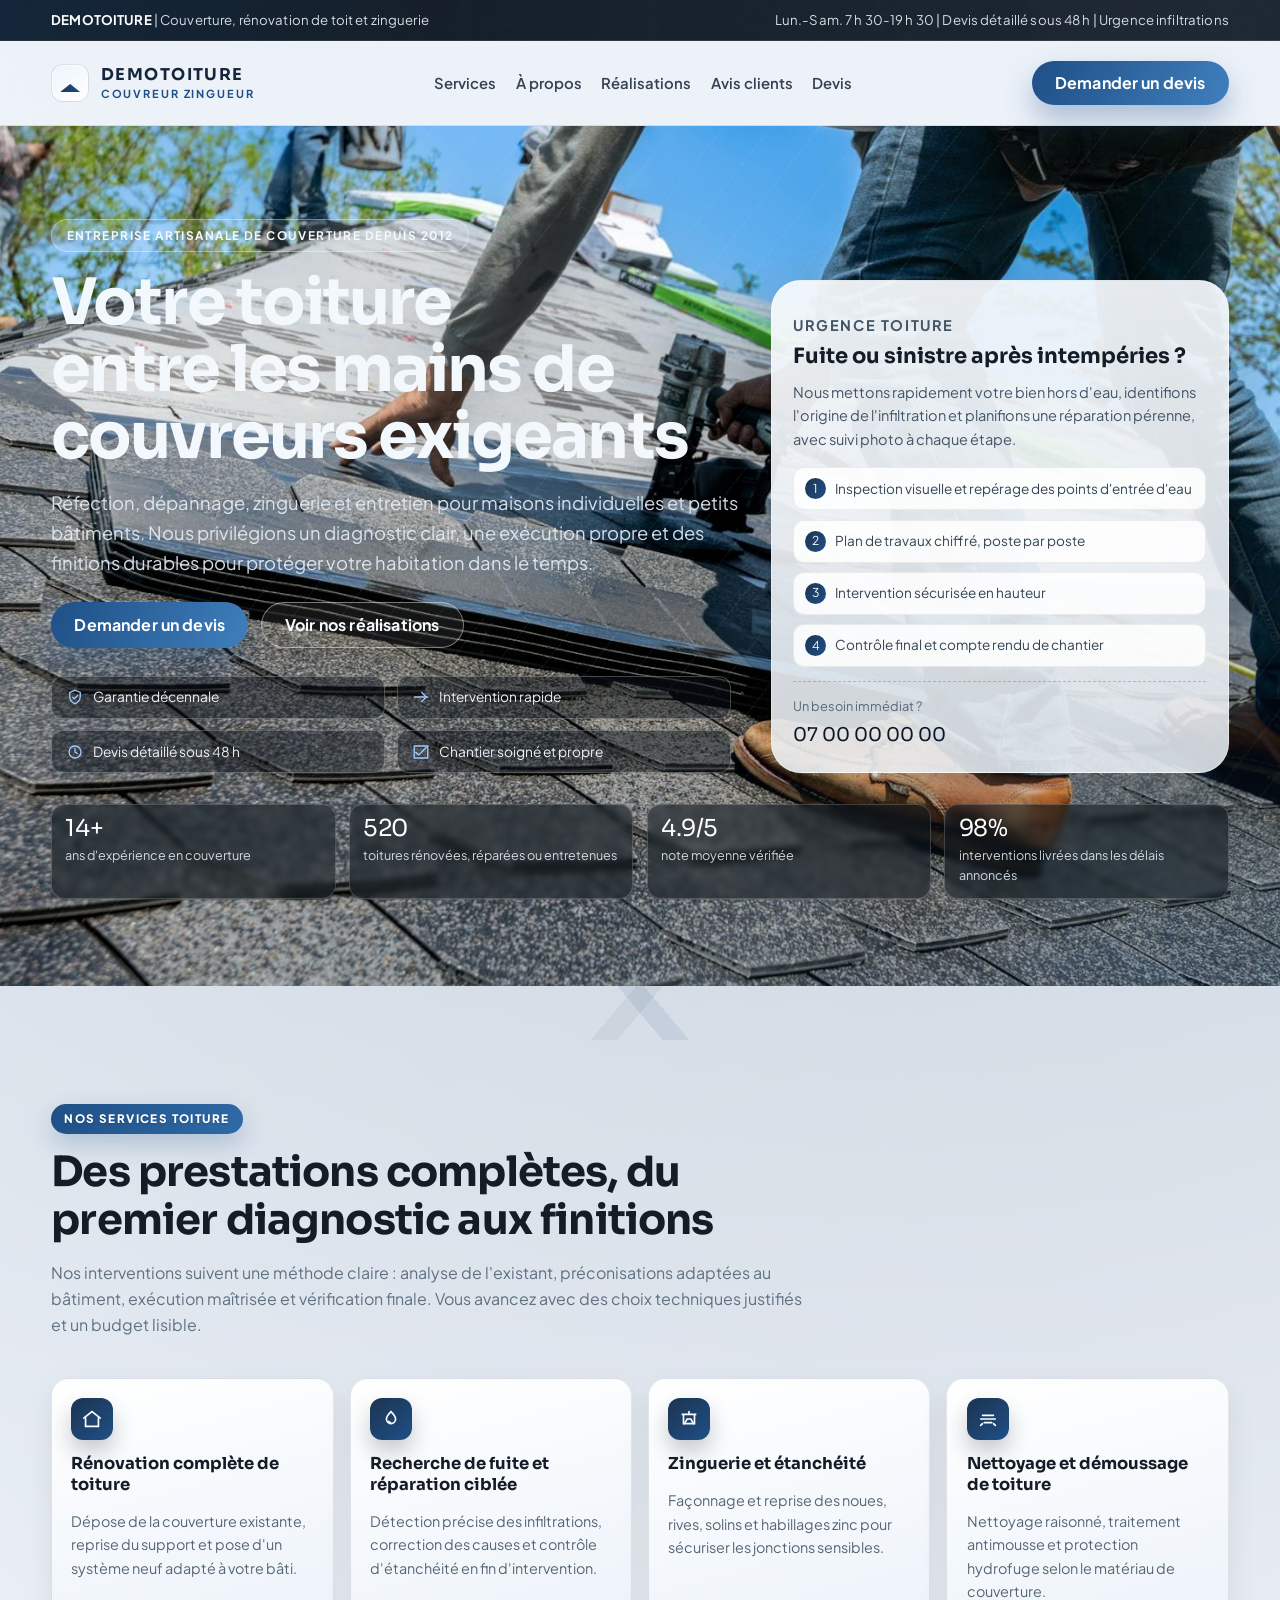
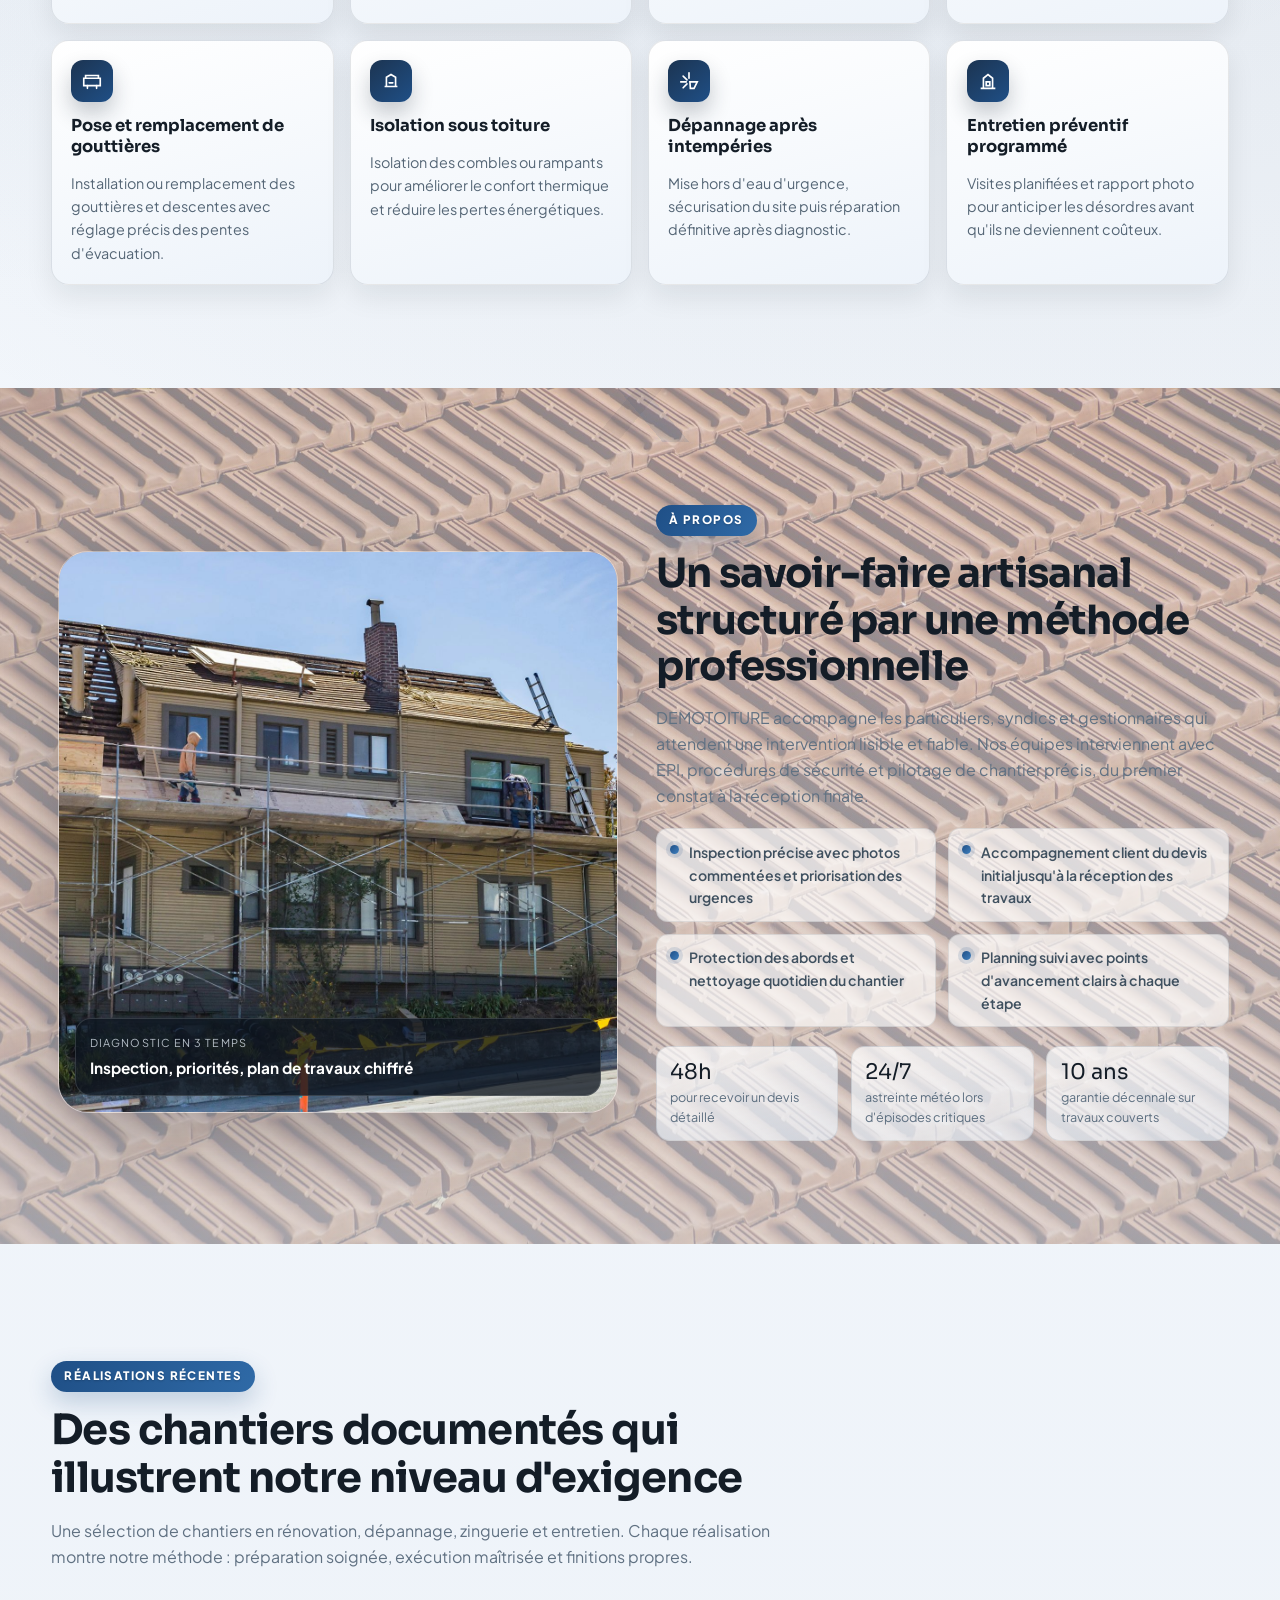
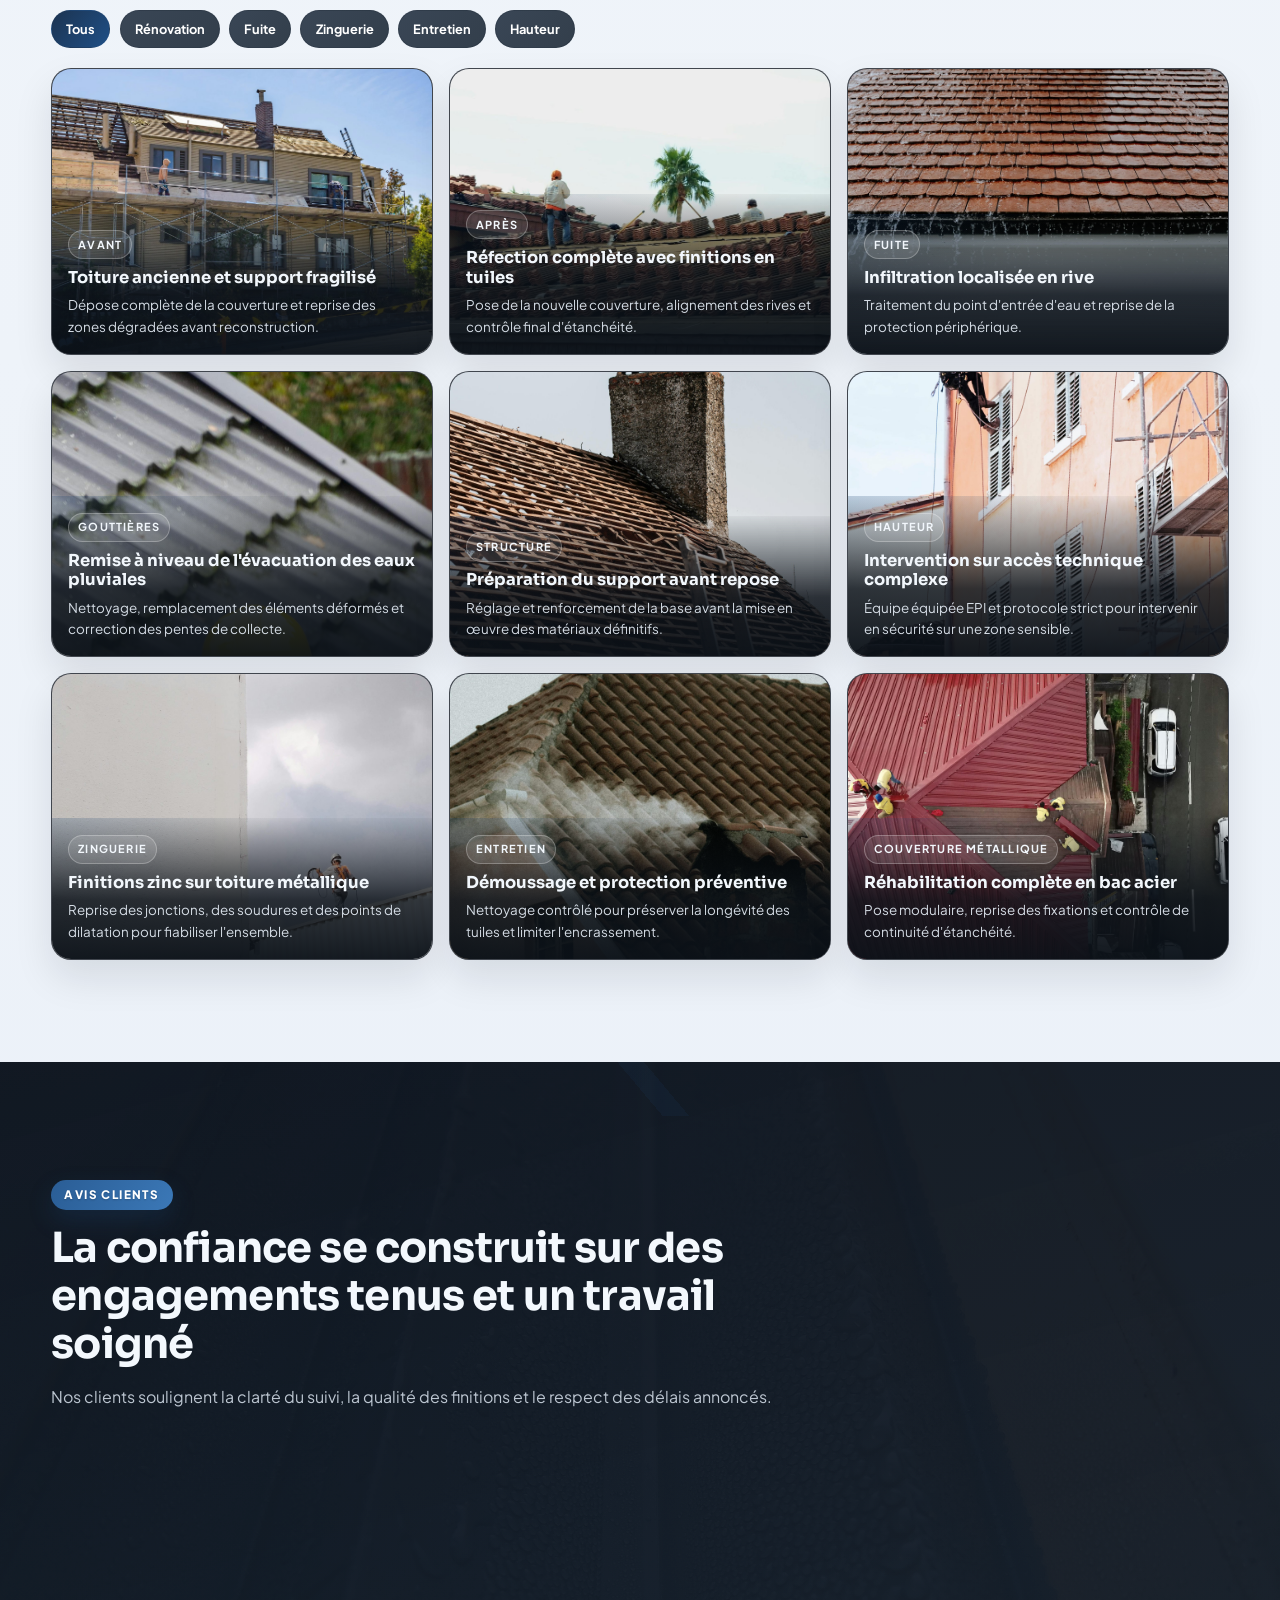
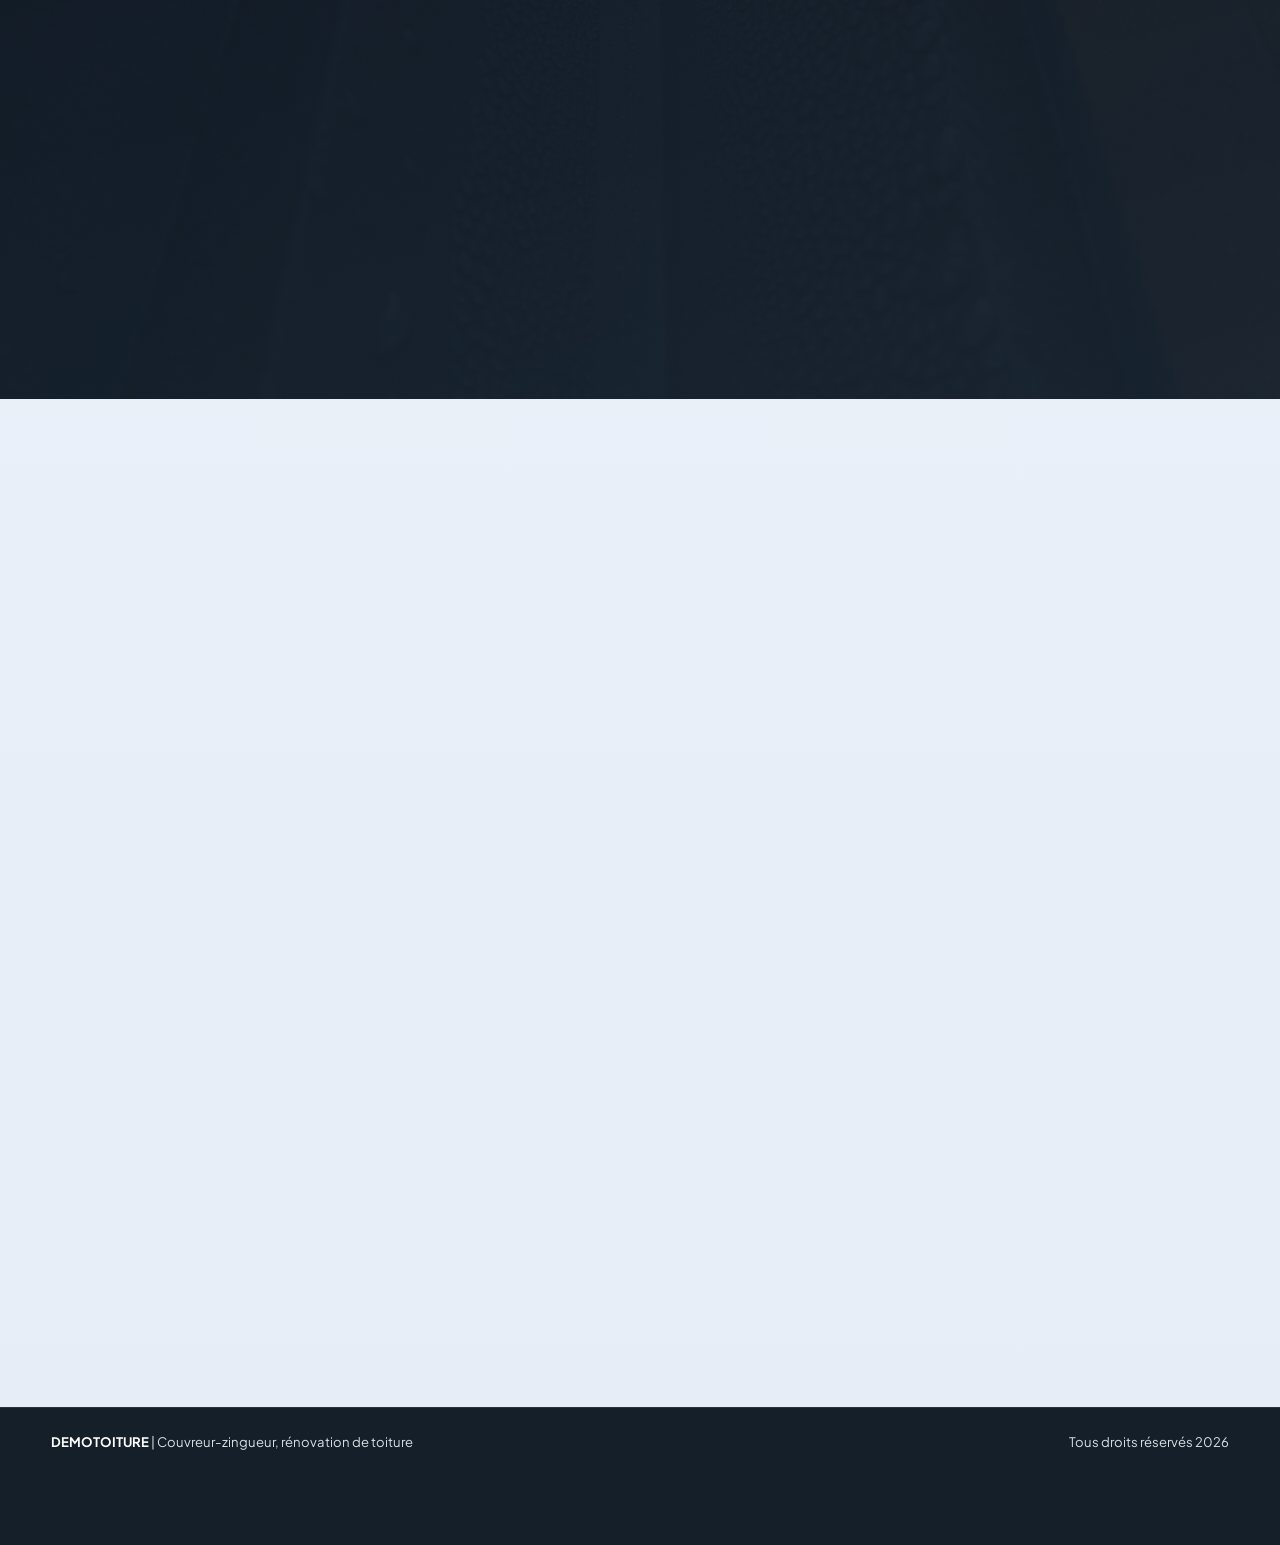
<file: index.html>
﻿<!DOCTYPE html>
<html lang="fr">
<head>
  <meta charset="UTF-8">
  <meta name="viewport" content="width=device-width, initial-scale=1.0">
  <title>DEMOTOITURE | Couvreur, toiture et zinguerie premium</title>
  <meta name="description" content="DEMOTOITURE réalise vos travaux de couverture, zinguerie, rénovation de toiture, recherche de fuite et entretien avec une exécution soignée et durable.">
  <link rel="icon" href="data:image/svg+xml,%3Csvg xmlns='http://www.w3.org/2000/svg' viewBox='0 0 32 32'%3E%3Cpath fill='%23161f29' d='M3 15.2 16 4l13 11.2V28H3z'/%3E%3Cpath fill='%231f4f86' d='M13.2 28V16.5h5.6V28z'/%3E%3C/svg%3E">
  <link rel="preconnect" href="https://fonts.googleapis.com">
  <link rel="preconnect" href="https://fonts.gstatic.com" crossorigin>
  <link href="https://fonts.googleapis.com/css2?family=Plus+Jakarta+Sans:wght@400;500;600;700&family=Sora:wght@500;600;700;800&display=swap" rel="stylesheet">
  <link rel="preload" as="image" href="images/roofing/hero.jpg">
  <link rel="stylesheet" href="css/roofing-premium.css">
</head>
<body>
  <div class="topbar">
    <div class="container topbar-inner">
      <p><strong>DEMOTOITURE</strong> | Couverture, rénovation de toit et zinguerie</p>
      <p>Lun.-Sam. 7 h 30-19 h 30 | Devis détaillé sous 48 h | Urgence infiltrations</p>
    </div>
  </div>

  <header class="site-header">
    <div class="container nav-wrap">
      <a class="logo" href="#accueil" aria-label="DEMOTOITURE">
        <span class="logo-mark" aria-hidden="true"></span>
        <span class="logo-text">
          <span class="logo-main">DEMOTOITURE</span>
          <span class="logo-sub">Couvreur zingueur</span>
        </span>
      </a>

      <button class="menu-toggle" type="button" aria-expanded="false" aria-label="Ouvrir le menu principal">
        <span></span>
        <span></span>
      </button>

      <nav class="nav-links" aria-label="Navigation principale">
        <a href="#services">Services</a>
        <a href="#apropos">À propos</a>
        <a href="#realisations">Réalisations</a>
        <a href="#avis">Avis clients</a>
        <a href="#contact">Devis</a>
      </nav>

      <a class="btn btn-primary header-cta" href="#contact">Demander un devis</a>
    </div>
  </header>

  <main>
    <section class="hero" id="accueil">
      <div class="hero-media" data-parallax data-speed="0.14" data-scale="1.08" aria-hidden="true"></div>
      <div class="hero-grid container">
        <div class="hero-content reveal">
          <p class="hero-kicker">Entreprise artisanale de couverture depuis 2012</p>
          <h1>Votre toiture entre les mains de couvreurs exigeants</h1>
          <p class="hero-lead">
            Réfection, dépannage, zinguerie et entretien pour maisons individuelles et petits bâtiments.
            Nous privilégions un diagnostic clair, une exécution propre et des finitions durables pour protéger votre habitation dans le temps.
          </p>

          <div class="hero-actions">
            <a class="btn btn-primary" href="#contact">Demander un devis</a>
            <a class="btn btn-outline" href="#realisations">Voir nos réalisations</a>
          </div>

          <ul class="hero-badges" aria-label="Éléments de réassurance">
            <li>
              <svg viewBox="0 0 24 24" fill="none" aria-hidden="true"><path d="M12 3l7 3v5c0 5-3.5 8.7-7 10-3.5-1.3-7-5-7-10V6l7-3z" stroke="currentColor" stroke-width="1.8"/><path d="M9 12.2l2.1 2.1L15.5 10" stroke="currentColor" stroke-width="1.8" stroke-linecap="round" stroke-linejoin="round"/></svg>
              Garantie décennale
            </li>
            <li>
              <svg viewBox="0 0 24 24" fill="none" aria-hidden="true"><path d="M3 12h18" stroke="currentColor" stroke-width="1.8" stroke-linecap="round"/><path d="m13 6 6 6-6 6" stroke="currentColor" stroke-width="1.8" stroke-linecap="round" stroke-linejoin="round"/></svg>
              Intervention rapide
            </li>
            <li>
              <svg viewBox="0 0 24 24" fill="none" aria-hidden="true"><circle cx="12" cy="12" r="8" stroke="currentColor" stroke-width="1.8"/><path d="M12 7v5l3 2" stroke="currentColor" stroke-width="1.8" stroke-linecap="round"/></svg>
              Devis détaillé sous 48 h
            </li>
            <li>
              <svg viewBox="0 0 24 24" fill="none" aria-hidden="true"><path d="M5 12.5 9 16l10-10" stroke="currentColor" stroke-width="1.8" stroke-linecap="round" stroke-linejoin="round"/><path d="M3 4h18v16H3z" stroke="currentColor" stroke-width="1.8"/></svg>
              Chantier soigné et propre
            </li>
          </ul>
        </div>

        <aside class="hero-panel reveal" aria-label="Procédure d'intervention">
          <p class="panel-eyebrow">Urgence toiture</p>
          <h2>Fuite ou sinistre après intempéries ?</h2>
          <p>Nous mettons rapidement votre bien hors d'eau, identifions l'origine de l'infiltration et planifions une réparation pérenne, avec suivi photo à chaque étape.</p>

          <ul class="panel-steps">
            <li><span>1</span>Inspection visuelle et repérage des points d'entrée d'eau</li>
            <li><span>2</span>Plan de travaux chiffré, poste par poste</li>
            <li><span>3</span>Intervention sécurisée en hauteur</li>
            <li><span>4</span>Contrôle final et compte rendu de chantier</li>
          </ul>

          <div class="panel-contact">
            <p>Un besoin immédiat ?</p>
            <a href="tel:+33700000000">07 00 00 00 00</a>
          </div>
        </aside>
      </div>

      <div class="container">
        <div class="hero-metrics reveal" aria-label="Indicateurs de confiance">
          <article class="metric-card">
            <p class="metric-value" data-counter data-value="14" data-suffix="+">14+</p>
            <p>ans d'expérience en couverture</p>
          </article>
          <article class="metric-card">
            <p class="metric-value" data-counter data-value="520">520</p>
            <p>toitures rénovées, réparées ou entretenues</p>
          </article>
          <article class="metric-card">
            <p class="metric-value" data-counter data-value="4.9" data-decimals="1" data-suffix="/5">4.9/5</p>
            <p>note moyenne vérifiée</p>
          </article>
          <article class="metric-card">
            <p class="metric-value" data-counter data-value="98" data-suffix="%">98%</p>
            <p>interventions livrées dans les délais annoncés</p>
          </article>
        </div>
      </div>
    </section>

    <section class="section roofline" id="services">
      <div class="container">
        <header class="section-head reveal">
          <p class="section-label">Nos services toiture</p>
          <h2>Des prestations complètes, du premier diagnostic aux finitions</h2>
          <p>
            Nos interventions suivent une méthode claire : analyse de l'existant, préconisations adaptées au bâtiment,
            exécution maîtrisée et vérification finale. Vous avancez avec des choix techniques justifiés et un budget lisible.
          </p>
        </header>

        <div class="services-grid">
          <article class="service-card reveal">
            <div class="service-icon" aria-hidden="true">
              <svg viewBox="0 0 24 24" fill="none"><path d="M3 11l9-7 9 7" stroke="currentColor" stroke-width="1.8" stroke-linecap="round"/><path d="M5 10.8V20h14v-9.2" stroke="currentColor" stroke-width="1.8" stroke-linecap="round"/></svg>
            </div>
            <h3>Rénovation complète de toiture</h3>
            <p>Dépose de la couverture existante, reprise du support et pose d'un système neuf adapté à votre bâti.</p>
          </article>

          <article class="service-card reveal">
            <div class="service-icon" aria-hidden="true">
              <svg viewBox="0 0 24 24" fill="none"><path d="M12 4s5 5 5 8a5 5 0 1 1-10 0c0-3 5-8 5-8z" stroke="currentColor" stroke-width="1.8"/><path d="M9.5 14.5c.3.8 1.1 1.4 2 1.4" stroke="currentColor" stroke-width="1.8" stroke-linecap="round"/></svg>
            </div>
            <h3>Recherche de fuite et réparation ciblée</h3>
            <p>Détection précise des infiltrations, correction des causes et contrôle d'étanchéité en fin d'intervention.</p>
          </article>

          <article class="service-card reveal">
            <div class="service-icon" aria-hidden="true">
              <svg viewBox="0 0 24 24" fill="none"><path d="M4 7h16M6 7v10h12V7" stroke="currentColor" stroke-width="1.8"/><path d="M12 7V4M7 17l3-5h4l3 5" stroke="currentColor" stroke-width="1.8" stroke-linecap="round"/></svg>
            </div>
            <h3>Zinguerie et étanchéité</h3>
            <p>Façonnage et reprise des noues, rives, solins et habillages zinc pour sécuriser les jonctions sensibles.</p>
          </article>

          <article class="service-card reveal">
            <div class="service-icon" aria-hidden="true">
              <svg viewBox="0 0 24 24" fill="none"><path d="M4 12h16M6 8h12M8 16h8" stroke="currentColor" stroke-width="1.8" stroke-linecap="round"/><path d="M4 19l2-2m14 2-2-2" stroke="currentColor" stroke-width="1.8" stroke-linecap="round"/></svg>
            </div>
            <h3>Nettoyage et démoussage de toiture</h3>
            <p>Nettoyage raisonné, traitement antimousse et protection hydrofuge selon le matériau de couverture.</p>
          </article>

          <article class="service-card reveal">
            <div class="service-icon" aria-hidden="true">
              <svg viewBox="0 0 24 24" fill="none"><path d="M3 9h18v8H3z" stroke="currentColor" stroke-width="1.8"/><path d="M7 17v3m10-3v3" stroke="currentColor" stroke-width="1.8" stroke-linecap="round"/><path d="M5 9V6h14v3" stroke="currentColor" stroke-width="1.8"/></svg>
            </div>
            <h3>Pose et remplacement de gouttières</h3>
            <p>Installation ou remplacement des gouttières et descentes avec réglage précis des pentes d'évacuation.</p>
          </article>

          <article class="service-card reveal">
            <div class="service-icon" aria-hidden="true">
              <svg viewBox="0 0 24 24" fill="none"><path d="M5 18h14M7 18V8l5-3 5 3v10" stroke="currentColor" stroke-width="1.8"/><path d="M10 14h4" stroke="currentColor" stroke-width="1.8" stroke-linecap="round"/></svg>
            </div>
            <h3>Isolation sous toiture</h3>
            <p>Isolation des combles ou rampants pour améliorer le confort thermique et réduire les pertes énergétiques.</p>
          </article>

          <article class="service-card reveal">
            <div class="service-icon" aria-hidden="true">
              <svg viewBox="0 0 24 24" fill="none"><path d="M12 3v6M5.6 6.6l4.2 4.2M3 13h6M5.6 19.4l4.2-4.2" stroke="currentColor" stroke-width="1.8" stroke-linecap="round"/><path d="M13 13h8l-3.5 7h-4L13 13z" stroke="currentColor" stroke-width="1.8"/></svg>
            </div>
            <h3>Dépannage après intempéries</h3>
            <p>Mise hors d'eau d'urgence, sécurisation du site puis réparation définitive après diagnostic.</p>
          </article>

          <article class="service-card reveal">
            <div class="service-icon" aria-hidden="true">
              <svg viewBox="0 0 24 24" fill="none"><path d="M4 20h16M7 20V9l5-4 5 4v11" stroke="currentColor" stroke-width="1.8"/><path d="M10 13h4v4h-4z" stroke="currentColor" stroke-width="1.8"/></svg>
            </div>
            <h3>Entretien préventif programmé</h3>
            <p>Visites planifiées et rapport photo pour anticiper les désordres avant qu'ils ne deviennent coûteux.</p>
          </article>
        </div>
      </div>
    </section>

    <section class="section section-alt roofline" id="apropos">
      <div class="container about-grid">
        <figure class="about-media reveal">
          <img src="images/roofing/about.jpg" alt="Chantier de rénovation de toiture sur maison avec échafaudage" loading="lazy">
          <figcaption class="about-media-note">
            <p>Diagnostic en 3 temps</p>
            <strong>Inspection, priorités, plan de travaux chiffré</strong>
          </figcaption>
        </figure>

        <article class="about-content reveal">
          <p class="section-label">À propos</p>
          <h2>Un savoir-faire artisanal structuré par une méthode professionnelle</h2>
          <p>
            DEMOTOITURE accompagne les particuliers, syndics et gestionnaires qui attendent une intervention lisible et fiable.
            Nos équipes interviennent avec EPI, procédures de sécurité et pilotage de chantier précis, du premier constat à la réception finale.
          </p>

          <ul class="about-points" aria-label="Forces de l'entreprise">
            <li>Inspection précise avec photos commentées et priorisation des urgences</li>
            <li>Accompagnement client du devis initial jusqu'à la réception des travaux</li>
            <li>Protection des abords et nettoyage quotidien du chantier</li>
            <li>Planning suivi avec points d'avancement clairs à chaque étape</li>
          </ul>

          <div class="about-stats" aria-label="Chiffres clés">
            <article>
              <p class="stat-value" data-counter data-value="48" data-suffix="h">48h</p>
              <p>pour recevoir un devis détaillé</p>
            </article>
            <article>
              <p class="stat-value" data-counter data-value="24" data-suffix="/7">24/7</p>
              <p>astreinte météo lors d'épisodes critiques</p>
            </article>
            <article>
              <p class="stat-value" data-counter data-value="10" data-suffix=" ans">10 ans</p>
              <p>garantie décennale sur travaux couverts</p>
            </article>
          </div>
        </article>
      </div>
    </section>

    <section class="section" id="realisations">
      <div class="container">
        <header class="section-head reveal">
          <p class="section-label">Réalisations récentes</p>
          <h2>Des chantiers documentés qui illustrent notre niveau d'exigence</h2>
          <p>
            Une sélection de chantiers en rénovation, dépannage, zinguerie et entretien.
            Chaque réalisation montre notre méthode : préparation soignée, exécution maîtrisée et finitions propres.
          </p>
        </header>

        <div class="project-controls reveal" role="tablist" aria-label="Filtrer les réalisations">
          <button class="filter-btn is-active" data-filter="all" type="button">Tous</button>
          <button class="filter-btn" data-filter="renovation" type="button">Rénovation</button>
          <button class="filter-btn" data-filter="fuite" type="button">Fuite</button>
          <button class="filter-btn" data-filter="zinguerie" type="button">Zinguerie</button>
          <button class="filter-btn" data-filter="entretien" type="button">Entretien</button>
          <button class="filter-btn" data-filter="hauteur" type="button">Hauteur</button>
        </div>

        <div class="projects-grid">
          <article class="project-card project-span-6 project-tall reveal" data-category="renovation">
            <img src="images/roofing/project-before.jpg" alt="Toiture avant rénovation complète" loading="lazy">
            <div class="project-overlay">
              <p class="project-kicker">Avant</p>
              <h3>Toiture ancienne et support fragilisé</h3>
              <p>Dépose complète de la couverture et reprise des zones dégradées avant reconstruction.</p>
            </div>
          </article>

          <article class="project-card project-span-6 project-tall reveal" data-category="renovation">
            <img src="images/roofing/project-after.jpg" alt="Toiture en tuiles après rénovation" loading="lazy">
            <div class="project-overlay">
              <p class="project-kicker">Après</p>
              <h3>Réfection complète avec finitions en tuiles</h3>
              <p>Pose de la nouvelle couverture, alignement des rives et contrôle final d'étanchéité.</p>
            </div>
          </article>

          <article class="project-card project-span-4 reveal" data-category="fuite entretien">
            <img src="images/roofing/project-fuite.jpg" alt="Fuite en toiture avec ruissellement" loading="lazy">
            <div class="project-overlay">
              <p class="project-kicker">Fuite</p>
              <h3>Infiltration localisée en rive</h3>
              <p>Traitement du point d'entrée d'eau et reprise de la protection périphérique.</p>
            </div>
          </article>

          <article class="project-card project-span-8 reveal" data-category="zinguerie entretien">
            <img src="images/roofing/project-gouttiere-safe.jpg" alt="Entretien de toiture et évacuation des eaux" loading="lazy">
            <div class="project-overlay">
              <p class="project-kicker">Gouttières</p>
              <h3>Remise à niveau de l'évacuation des eaux pluviales</h3>
              <p>Nettoyage, remplacement des éléments déformés et correction des pentes de collecte.</p>
            </div>
          </article>

          <article class="project-card project-span-4 reveal" data-category="renovation">
            <img src="images/roofing/project-charpente.jpg" alt="Support de toiture visible avant repose" loading="lazy">
            <div class="project-overlay">
              <p class="project-kicker">Structure</p>
              <h3>Préparation du support avant repose</h3>
              <p>Réglage et renforcement de la base avant la mise en œuvre des matériaux définitifs.</p>
            </div>
          </article>

          <article class="project-card project-span-4 reveal" data-category="hauteur">
            <img src="images/roofing/project-hauteur.jpg" alt="Intervention technique en hauteur sur façade et toiture" loading="lazy">
            <div class="project-overlay">
              <p class="project-kicker">Hauteur</p>
              <h3>Intervention sur accès technique complexe</h3>
              <p>Équipe équipée EPI et protocole strict pour intervenir en sécurité sur une zone sensible.</p>
            </div>
          </article>

          <article class="project-card project-span-4 reveal" data-category="zinguerie">
            <img src="images/roofing/project-zinc.jpg" alt="Intervenant sur toiture métallique de type zinc" loading="lazy">
            <div class="project-overlay">
              <p class="project-kicker">Zinguerie</p>
              <h3>Finitions zinc sur toiture métallique</h3>
              <p>Reprise des jonctions, des soudures et des points de dilatation pour fiabiliser l'ensemble.</p>
            </div>
          </article>

          <article class="project-card project-span-4 reveal" data-category="entretien">
            <img src="images/roofing/project-demoussage.jpg" alt="Démoussage préventif sur toiture tuiles" loading="lazy">
            <div class="project-overlay">
              <p class="project-kicker">Entretien</p>
              <h3>Démoussage et protection préventive</h3>
              <p>Nettoyage contrôlé pour préserver la longévité des tuiles et limiter l'encrassement.</p>
            </div>
          </article>

          <article class="project-card project-span-8 reveal" data-category="renovation">
            <img src="images/roofing/project-aerial.jpg" alt="Vue aérienne d'une toiture métallique en rénovation" loading="lazy">
            <div class="project-overlay">
              <p class="project-kicker">Couverture métallique</p>
              <h3>Réhabilitation complète en bac acier</h3>
              <p>Pose modulaire, reprise des fixations et contrôle de continuité d'étanchéité.</p>
            </div>
          </article>
        </div>
      </div>
    </section>

    <section class="section section-dark roofline" id="avis">
      <div class="container">
        <header class="section-head reveal">
          <p class="section-label">Avis clients</p>
          <h2>La confiance se construit sur des engagements tenus et un travail soigné</h2>
          <p>Nos clients soulignent la clarté du suivi, la qualité des finitions et le respect des délais annoncés.</p>
        </header>

        <div class="reviews-layout">
          <aside class="rating-card reveal" aria-label="Note moyenne">
            <p class="rating-label">Satisfaction client</p>
            <p class="rating-score" data-counter data-value="4.9" data-decimals="1" data-suffix="/5">4.9/5</p>
            <p class="stars" aria-hidden="true">&#9733;&#9733;&#9733;&#9733;&#9733;</p>
            <p class="rating-text">Basée sur des retours récents en rénovation de toiture, dépannage d'infiltrations et travaux de zinguerie.</p>
            <a class="btn btn-light" href="#contact">Demander un diagnostic</a>
          </aside>

          <div class="reviews-grid">
            <article class="review-card reveal">
              <p class="review-stars" aria-hidden="true">&#9733;&#9733;&#9733;&#9733;&#9733;</p>
              <p>"Diagnostic détaillé avec photos, puis intervention parfaitement organisée. Le résultat est impeccable."</p>
              <p class="review-meta">Laurent M. | Réparation de fuite en toiture, Marseille 12e</p>
            </article>

            <article class="review-card reveal">
              <p class="review-stars" aria-hidden="true">&#9733;&#9733;&#9733;&#9733;&#9733;</p>
              <p>"Équipe ponctuelle, chantier nettoyé chaque soir et vraie qualité de finition sur les gouttières et les rives."</p>
              <p class="review-meta">Claire et Théo P. | Réfection complète, Allauch</p>
            </article>

            <article class="review-card reveal">
              <p class="review-stars" aria-hidden="true">&#9733;&#9733;&#9733;&#9733;&#9733;</p>
              <p>"Après un épisode orageux, la mise en sécurité a été immédiate. La réparation définitive a été réalisée sans mauvaise surprise."</p>
              <p class="review-meta">Syndic Résidence Bellevue | Dépannage intempéries</p>
            </article>

            <article class="review-card reveal">
              <p class="review-stars" aria-hidden="true">&#9733;&#9733;&#9733;&#9733;&#9733;</p>
              <p>"Devis clair, délais respectés et finitions soignées. Une entreprise sérieuse et transparente."</p>
              <p class="review-meta">Nadia R. | Rénovation tuiles + isolation, Aubagne</p>
            </article>
          </div>
        </div>
      </div>
    </section>

    <section class="section" id="contact">
      <div class="container contact-grid">
        <article class="contact-panel reveal">
          <p class="section-label">Contact / Devis</p>
          <h2>Parlez-nous de votre toiture, nous vous guidons étape par étape</h2>
          <p>
            Décrivez votre besoin : rénovation, fuite, entretien, zinguerie ou isolation.
            Nous revenons vers vous avec un diagnostic utile, un phasage cohérent et un devis détaillé.
          </p>

          <ul class="contact-list">
            <li>
              <span>Téléphone</span>
              <strong><a href="tel:+33700000000">07 00 00 00 00</a></strong>
            </li>
            <li>
              <span>Email</span>
              <strong><a href="mailto:contact@demotoiture.fr">contact@demotoiture.fr</a></strong>
            </li>
            <li>
              <span>Adresse</span>
              <strong>18 rue Jean Mermoz, 13008 Marseille</strong>
            </li>
            <li>
              <span>Zone d'intervention</span>
              <strong>Marseille, Aix-en-Provence, Aubagne et alentours</strong>
            </li>
          </ul>

          <div class="contact-tags" aria-label="Engagements">
            <p>Devis gratuit et détaillé</p>
            <p>Intervention rapide</p>
            <p>Matériaux de qualité</p>
            <p>Suivi de chantier rigoureux</p>
          </div>

          <a class="btn btn-primary" href="tel:+33700000000">Appeler maintenant</a>
        </article>

        <form class="form-panel reveal" action="#" method="post" aria-label="Formulaire de demande de devis">
          <header class="form-head">
            <h3>Demande de devis toiture</h3>
            <p>Réponse rapide avec première estimation et proposition de visite technique.</p>
          </header>

          <div class="form-grid">
            <label class="field-wrap field-full">
              <span>Nom et prénom</span>
              <input class="field" type="text" name="nom" placeholder="Votre nom et prénom" required>
            </label>

            <label class="field-wrap">
              <span>Téléphone</span>
              <input class="field" type="tel" name="telephone" placeholder="06 12 34 56 78" required>
            </label>

            <label class="field-wrap">
              <span>Email</span>
              <input class="field" type="email" name="email" placeholder="vous@email.fr" required>
            </label>

            <label class="field-wrap">
              <span>Type d'intervention</span>
              <select name="service" required>
                <option value="">Sélectionnez</option>
                <option>Rénovation complète de toiture</option>
                <option>Recherche de fuite</option>
                <option>Zinguerie et gouttières</option>
                <option>Démoussage et entretien</option>
                <option>Isolation sous toiture</option>
                <option>Dépannage après intempéries</option>
              </select>
            </label>

            <label class="field-wrap">
              <span>Surface estimée</span>
              <input class="field" type="text" name="surface" placeholder="Ex: 120 m²">
            </label>

            <label class="field-wrap">
              <span>Ville du chantier</span>
              <input class="field" type="text" name="ville" placeholder="Ex: Marseille 8e" required>
            </label>

            <label class="field-wrap field-full">
              <span>Votre besoin</span>
              <textarea name="message" placeholder="Précisez l'état de la toiture, le niveau d'urgence, les accès et vos attentes..." required></textarea>
            </label>
          </div>

          <div class="form-actions">
            <button class="btn btn-primary" type="submit">Envoyer ma demande</button>
            <p>Vos données sont utilisées uniquement pour traiter votre demande.</p>
          </div>
        </form>
      </div>
    </section>
  </main>

  <footer class="site-footer">
    <div class="container footer-inner">
      <p><strong>DEMOTOITURE</strong> | Couvreur-zingueur, rénovation de toiture</p>
      <p>Tous droits réservés <span data-year></span></p>
    </div>
  </footer>

  <a class="btn btn-primary mobile-call" href="tel:+33700000000">Appeler le 07 00 00 00 00</a>

  <script src="js/roofing-premium.js" defer></script>
</body>
</html>
</file>
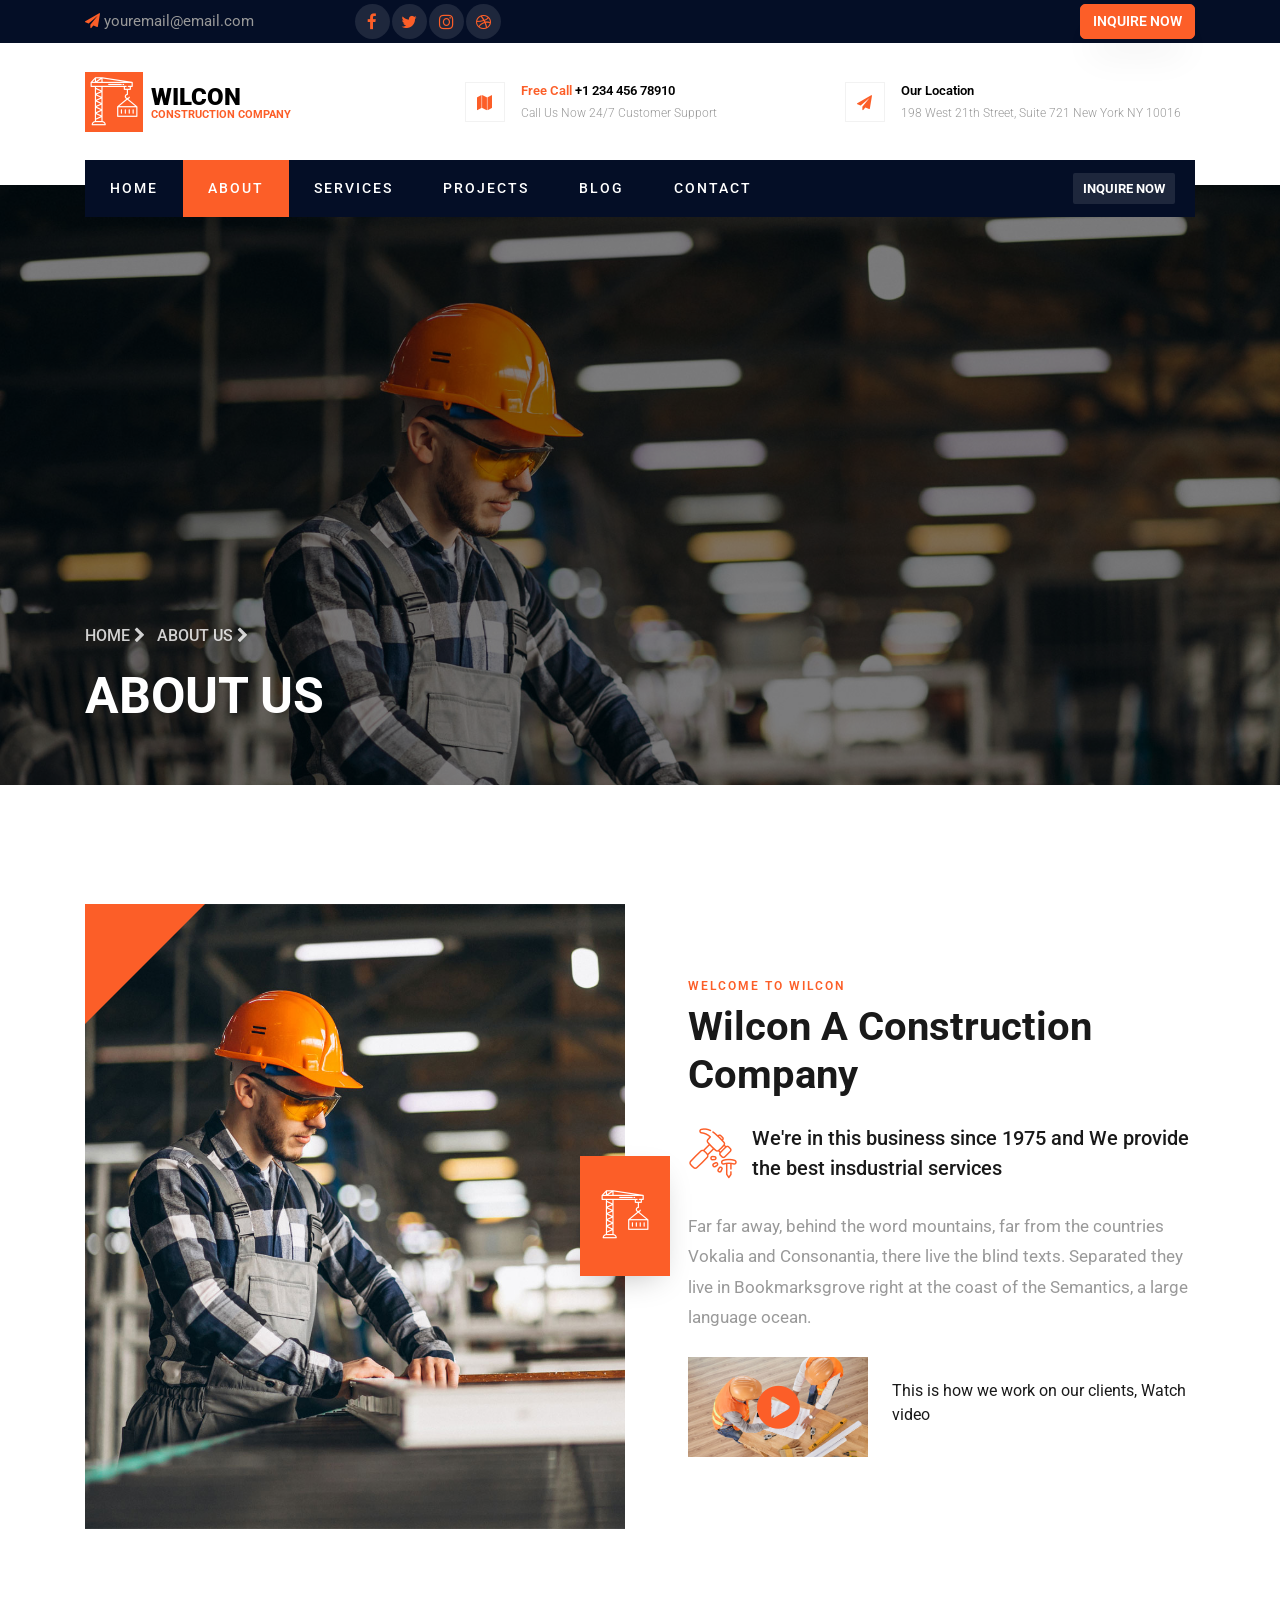
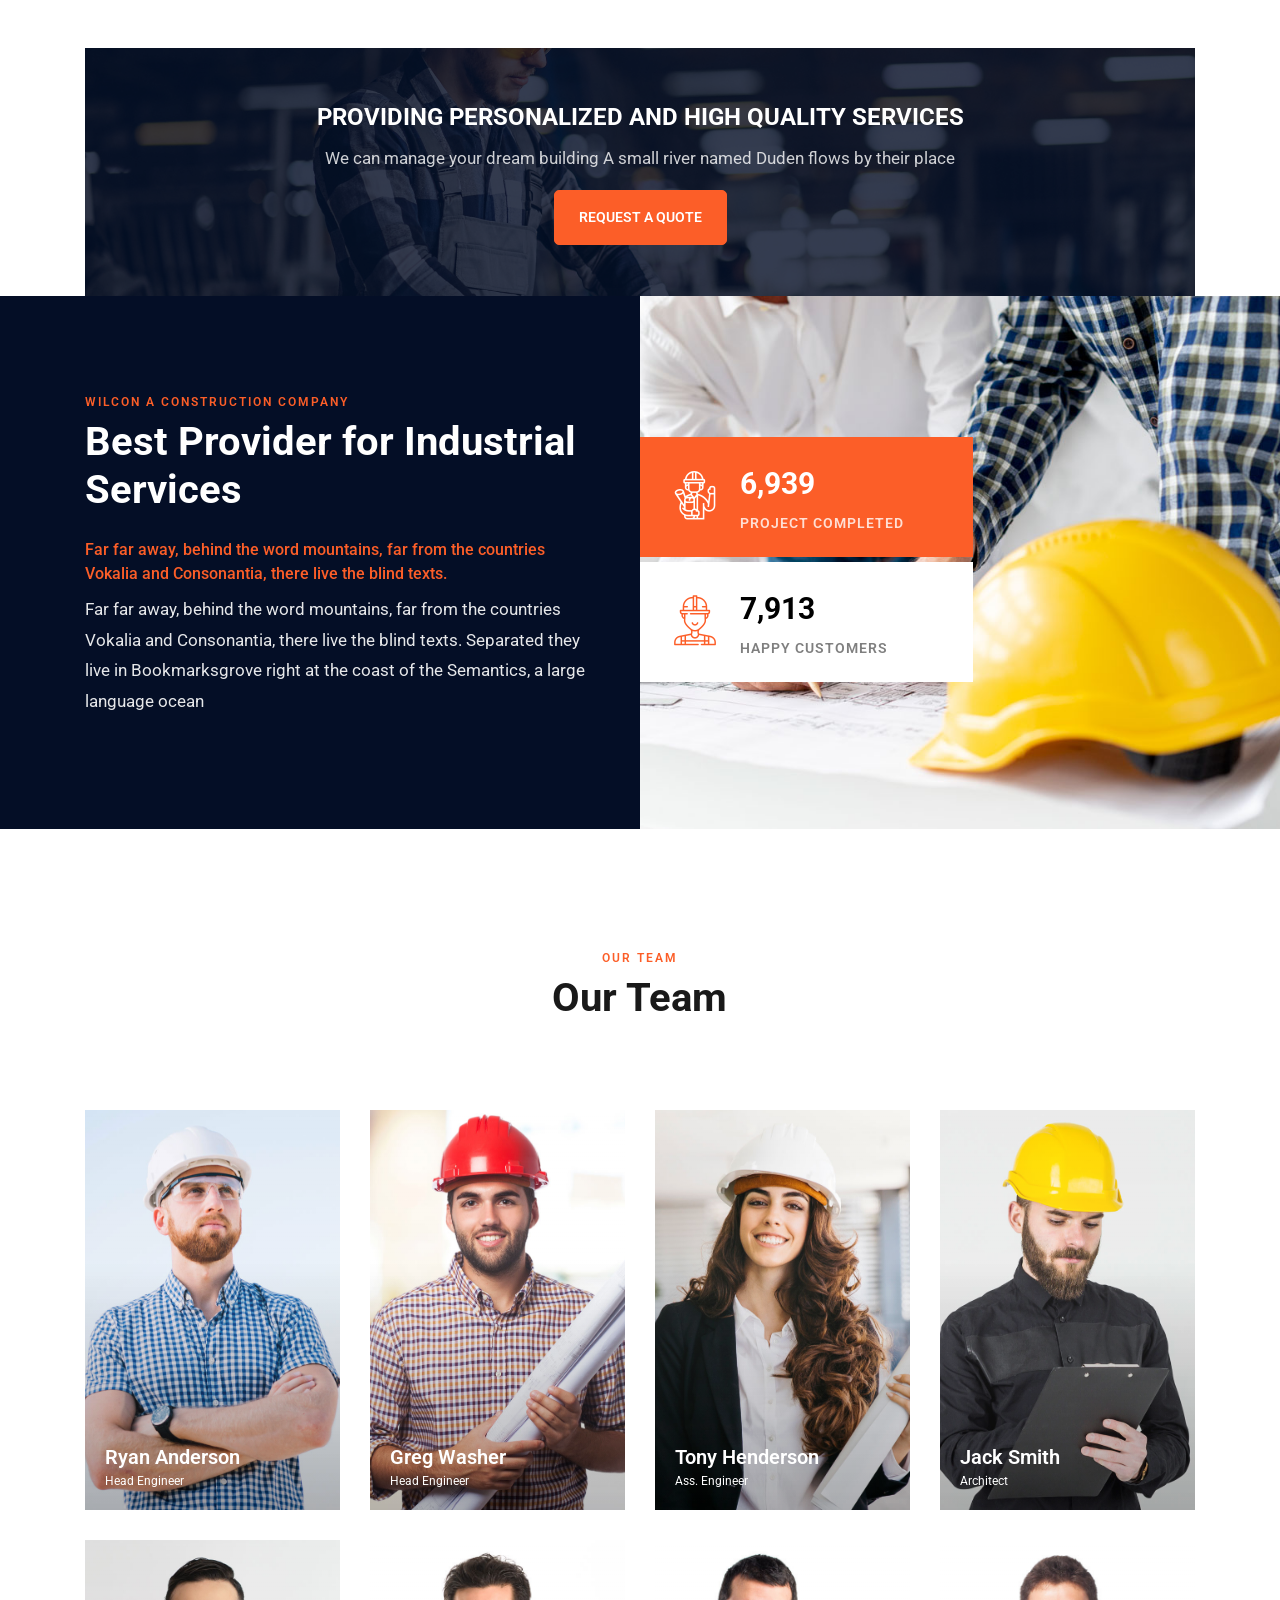
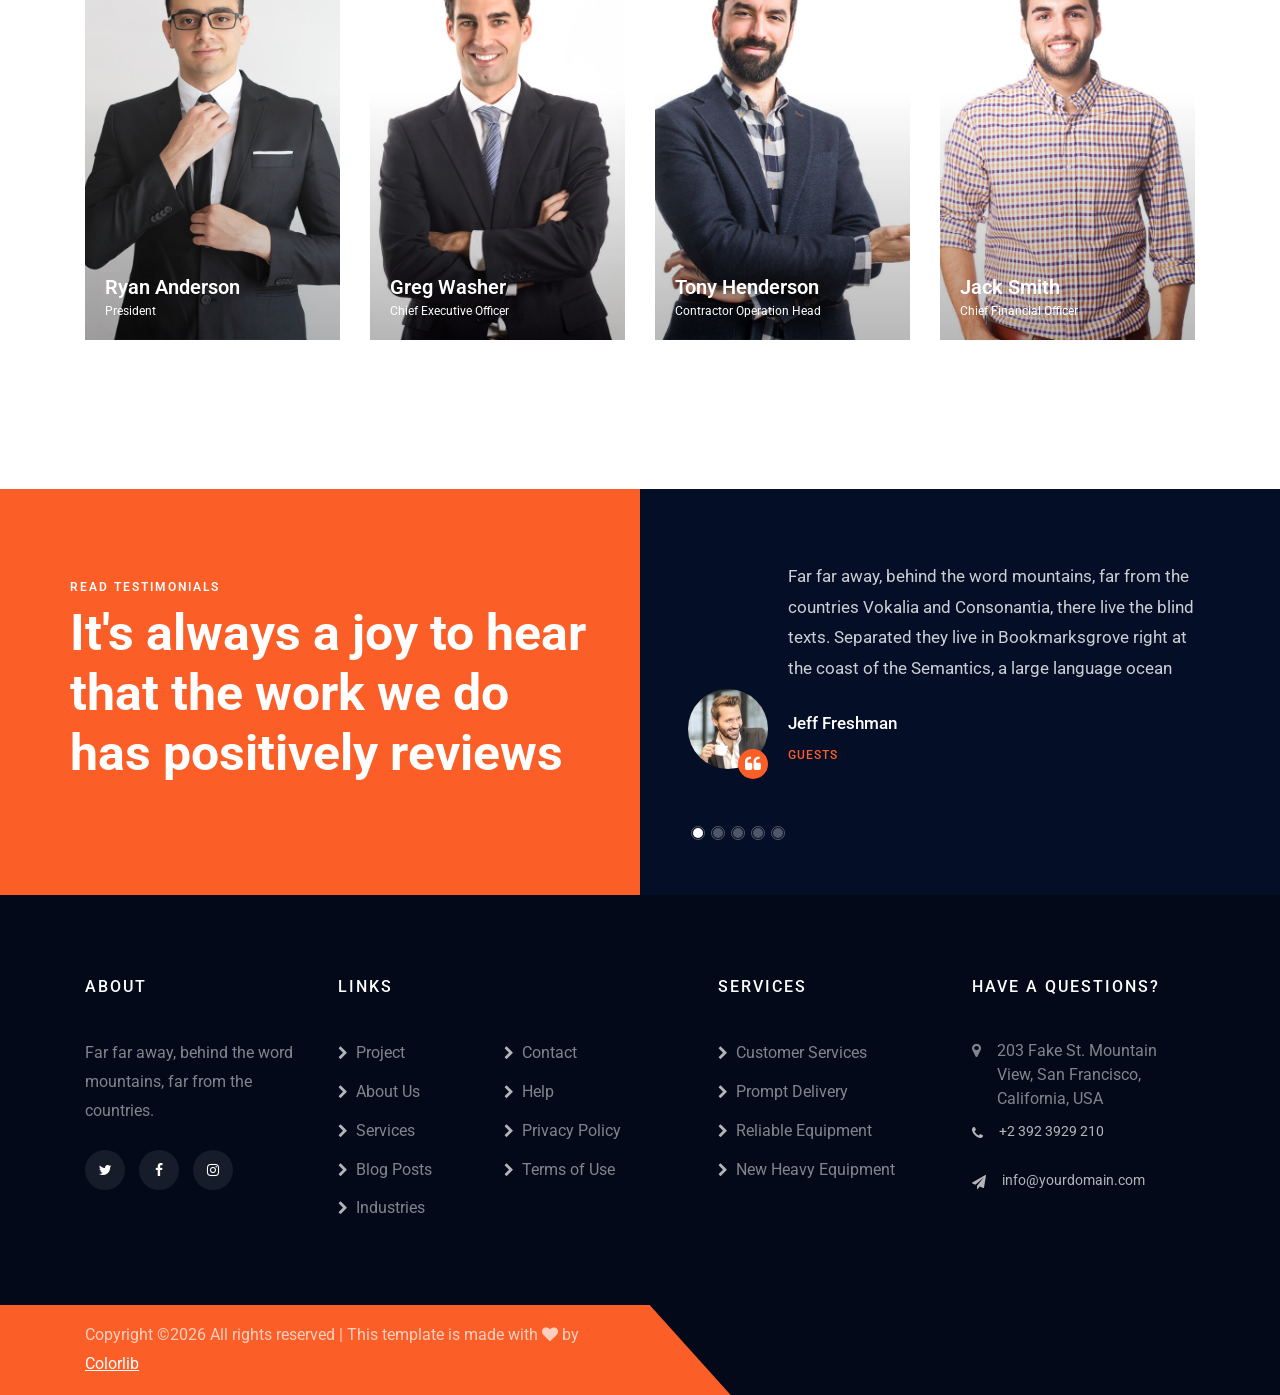
<file: about.html>
<!DOCTYPE html>
<html lang="en">
<head>
	<title>Wilcon - Free Bootstrap 4 Template by Colorlib</title>
	<meta charset="utf-8">
	<meta name="viewport" content="width=device-width, initial-scale=1, shrink-to-fit=no">
	<meta name="google-maps-api-key" content="">
	
	<link href="https://fonts.googleapis.com/css2?family=Roboto:wght@300;400;500;700;900&display=swap" rel="stylesheet">

	<link rel="stylesheet" href="https://stackpath.bootstrapcdn.com/font-awesome/4.7.0/css/font-awesome.min.css">

	<link rel="stylesheet" href="css/animate.css">
	
	<link rel="stylesheet" href="css/owl.carousel.min.css">
	<link rel="stylesheet" href="css/owl.theme.default.min.css">
	<link rel="stylesheet" href="css/magnific-popup.css">

	<link rel="stylesheet" href="css/bootstrap-datepicker.css">
	<link rel="stylesheet" href="css/jquery.timepicker.css">
	
	<link rel="stylesheet" href="css/flaticon.css">
	<link rel="stylesheet" href="css/style.css">
</head>
<body>
	<div class="py-1 top">
		<div class="container">
			<div class="row">
				<div class="col-sm text-center text-md-left mb-md-0 mb-2 pr-md-4 d-flex topper align-items-center">
					<p class="mb-0 w-100">
						<span class="fa fa-paper-plane"></span>
						<span class="text">youremail@email.com</span>
					</p>
				</div>
				<div class="col-sm justify-content-center d-flex mb-md-0 mb-2">
					<div class="social-media">
						<p class="mb-0 d-flex">
							<a href="#" class="d-flex align-items-center justify-content-center"><span class="fa fa-facebook"><i class="sr-only">Facebook</i></span></a>
							<a href="#" class="d-flex align-items-center justify-content-center"><span class="fa fa-twitter"><i class="sr-only">Twitter</i></span></a>
							<a href="#" class="d-flex align-items-center justify-content-center"><span class="fa fa-instagram"><i class="sr-only">Instagram</i></span></a>
							<a href="#" class="d-flex align-items-center justify-content-center"><span class="fa fa-dribbble"><i class="sr-only">Dribbble</i></span></a>
						</p>
					</div>
				</div>
				<div class="col-sm-12 col-md-6 col-lg-7 d-flex topper align-items-center text-lg-right justify-content-end">
					<p class="mb-0 register-link"><a href="#" class="btn btn-primary" data-toggle="modal" data-target="#exampleModalCenter">Inquire Now</a></p>
				</div>
			</div>
		</div>
	</div>
	<div class="pt-4 pb-5">
		<div class="container">
			<div class="row d-flex align-items-start align-items-center px-3 px-md-0">
				<div class="col-md-4 d-flex mb-2 mb-md-0">
					<a class="navbar-brand d-flex align-items-center" href="index.html">
						<span class="flaticon flaticon-crane"></span>
						<span class="ml-2">Wilcon <small>Construction Company</small></span>
					</a>
				</div>
				<div class="col-md-4 d-flex topper mb-md-0 mb-2 align-items-center">
					<div class="icon d-flex justify-content-center align-items-center">
						<span class="fa fa-map"></span>
					</div>
					<div class="pr-md-4 pl-md-3 pl-3 text">
						<p class="con"><span>Free Call</span> <span>+1 234 456 78910</span></p>
						<p class="con">Call Us Now 24/7 Customer Support</p>
					</div>
				</div>
				<div class="col-md-4 d-flex topper mb-md-0 align-items-center">
					<div class="icon d-flex justify-content-center align-items-center"><span class="fa fa-paper-plane"></span>
					</div>
					<div class="text pl-3 pl-md-3">
						<p class="hr"><span>Our Location</span></p>
						<p class="con">198 West 21th Street, Suite 721 New York NY 10016</p>
					</div>
				</div>
			</div>
		</div>
	</div>
	<nav class="navbar navbar-expand-lg navbar-dark bg-dark ftco-navbar-light" id="ftco-navbar">
		<div class="container d-flex align-items-center">
			<button class="navbar-toggler" type="button" data-toggle="collapse" data-target="#ftco-nav" aria-controls="ftco-nav" aria-expanded="false" aria-label="Toggle navigation">
				<span class="fa fa-bars"></span> Menu
			</button>
			<div class="collapse navbar-collapse" id="ftco-nav">
				<ul class="navbar-nav mr-auto">
					<li class="nav-item"><a href="index.html" class="nav-link">Home</a></li>
					<li class="nav-item active"><a href="about.html" class="nav-link">About</a></li>
					<li class="nav-item"><a href="services.html" class="nav-link">Services</a></li>
					<li class="nav-item"><a href="project.html" class="nav-link">Projects</a></li>
					<li class="nav-item"><a href="blog.html" class="nav-link">Blog</a></li>
					<li class="nav-item"><a href="contact.html" class="nav-link">Contact</a></li>
				</ul>
				<a href="#" class="btn-custom" data-toggle="modal" data-target="#exampleModalCenter">Inquire Now</a>
			</div>
		</div>
	</nav>
	<!-- END nav -->
	
	<section class="hero-wrap hero-wrap-2" style="background-image: url('images/bg_2.jpg');" data-stellar-background-ratio="0.5">
		<div class="overlay"></div>
		<div class="container">
			<div class="row no-gutters slider-text align-items-end justify-content-start">
				<div class="col-md-9 ftco-animate pb-5">
					<p class="breadcrumbs"><span class="mr-2"><a href="index.html">Home <i class="fa fa-chevron-right"></i></a></span> <span>About Us <i class="fa fa-chevron-right"></i></span></p>
					<h1 class="mb-3 bread">About Us</h1>
				</div>
			</div>
		</div>
	</section>

	<section class="ftco-section" id="about-section">
		<div class="container">
			<div class="row">
				<div class="col-md-6 d-flex align-items-stretch">
					<div class="about-wrap img w-100" style="background-image: url(images/about.jpg);">
						<div class="icon d-flex align-items-center justify-content-center"><span class="flaticon-crane"></span></div>
					</div>
				</div>
				<div class="col-md-6 py-5 pl-md-5">
					<div class="row justify-content-center mb-4 pt-md-4">
						<div class="col-md-12 heading-section ftco-animate">
							<span class="subheading">Welcome to Wilcon</span>
							<h2 class="mb-4">Wilcon A Construction Company</h2>
							<div class="d-flex about">
								<div class="icon"><span class="flaticon-hammer"></span></div>
								<h3>We're in this business since 1975 and We provide the best insdustrial services</h3>
							</div>
							<p>Far far away, behind the word mountains, far from the countries Vokalia and Consonantia, there live the blind texts. Separated they live in Bookmarksgrove right at the coast of the Semantics, a large language ocean.</p>
							<div class="d-flex video-image align-items-center mt-md-4">
								<a href="#" class="video img d-flex align-items-center justify-content-center" style="background-image: url(images/about-2.jpg);">
									<span class="fa fa-play-circle"></span>
								</a>
								<h4 class="ml-4">This is how we work on our clients, Watch video</h4>
							</div>
						</div>
					</div>
				</div>
			</div>
		</div>
	</section>

	<section class="ftco-intro">
		<div class="container">
			<div class="row justify-content-center">
				<div class="col-md-12 text-center">
					<div class="img"  style="background-image: url(images/bg_2.jpg);">
						<div class="overlay"></div>
						<h2>Providing Personalized and High Quality Services</h2>
						<p>We can manage your dream building A small river named Duden flows by their place</p>
						<p class="mb-0"><a href="#" class="btn btn-primary px-4 py-3">Request A Quote</a></p>
					</div>
				</div>
			</div>
		</div>
	</section>

	<section class="ftco-section ftco-no-pt ftco-no-pb ftco-counter">
		<div class="img image-overlay" style="background-image: url(images/about-3.jpg);"></div>
		<div class="container">
			<div class="row no-gutters">
				<div class="col-md-6 py-5 bg-secondary aside-stretch">
					<div class="heading-section heading-section-white p-4 pl-md-0 py-md-5 pr-md-5">
						<span class="subheading">Wilcon A Construction Company</span>
						<h2 class="mb-4">Best Provider for Industrial Services</h2>
						<h4>Far far away, behind the word mountains, far from the countries Vokalia and Consonantia, there live the blind texts.</h4>
						<p>Far far away, behind the word mountains, far from the countries Vokalia and Consonantia, there live the blind texts. Separated they live in Bookmarksgrove right at the coast of the Semantics, a large language ocean</p>
					</div>
				</div>
				<div class="col-md-6 d-flex align-items-center">
					<div class="row">
						<div class="col-md-12 d-flex counter-wrap ftco-animate">
							<div class="block-18 bg-primary d-flex align-items-center justify-content-between">
								<div class="icon d-flex align-items-center justify-content-center"><span class="flaticon-engineer"></span></div>
								<div class="text">
									<strong class="number" data-number="48000">0</strong>
									<span>Project Completed</span>
								</div>
							</div>
						</div>
						<div class="col-md-12 d-flex counter-wrap ftco-animate">
							<div class="block-18 d-flex align-items-center justify-content-between">
								<div class="icon d-flex align-items-center justify-content-center"><span class="flaticon-worker-1"></span></div>
								<div class="text">
									<strong class="number" data-number="54900">0</strong>
									<span>Happy Customers</span>
								</div>
							</div>
						</div>
					</div>
				</div>
			</div>
		</div>
	</section>

	<section class="ftco-section">
		<div class="container">
			<div class="row justify-content-center mb-5 pb-3">
				<div class="col-md-7 text-center heading-section ftco-animate">
					<span class="subheading">Our Team</span>
					<h2 class="mb-4">Our Team</h2>
				</div>
			</div>
			<div class="row">
				<div class="col-lg-3 col-sm-6">
					<div class="block-2 ftco-animate">
						<div class="flipper">
							<div class="front" style="background-image: url(/images/team-1.jpg);">
								<div class="box">
									<h2>Ryan Anderson</h2>
									<p>Head Engineer</p>
								</div>
							</div>
							<div class="back">
								<!-- back content -->
								<blockquote>
									<p>&ldquo;Even the all-powerful Pointing has no control about the blind texts it is an almost unorthographic life One day however a small line of blind text &rdquo;</p>
								</blockquote>
								<div class="author d-flex">
									<div class="image align-self-center">
										<img src="images/team-1.jpg" alt="">
									</div>
									<div class="name align-self-center ml-3">Ryan Anderson <span class="position">Head Engineer</span></div>
								</div>
							</div>
						</div>
					</div>
				</div>
				<div class="col-lg-3 col-sm-6">
					<div class="block-2 ftco-animate">
						<div class="flipper">
							<div class="front" style="background-image: url(/images/team-2.jpg);">
								<div class="box">
									<h2>Greg Washer</h2>
									<p>Head Engineer</p>
								</div>
							</div>
							<div class="back">
								<!-- back content -->
								<blockquote>
									<p>&ldquo;Even the all-powerful Pointing has no control about the blind texts it is an almost unorthographic life One day however a small line of blind text &rdquo;</p>
								</blockquote>
								<div class="author d-flex">
									<div class="image align-self-center">
										<img src="images/team-2.jpg" alt="">
									</div>
									<div class="name align-self-center ml-3">Greg Washer<span class="position">Head Engineer</span></div>
								</div>
							</div>
						</div>
					</div>
				</div>
				<div class="col-lg-3 col-sm-6">
					<div class="block-2 ftco-animate">
						<div class="flipper">
							<div class="front" style="background-image: url(/images/team-3.jpg);">
								<div class="box">
									<h2>Tony Henderson</h2>
									<p>Ass. Engineer</p>
								</div>
							</div>
							<div class="back">
								<!-- back content -->
								<blockquote>
									<p>&ldquo;Even the all-powerful Pointing has no control about the blind texts it is an almost unorthographic life One day however a small line of blind text &rdquo;</p>
								</blockquote>
								<div class="author d-flex">
									<div class="image align-self-center">
										<img src="images/team-3.jpg" alt="">
									</div>
									<div class="name align-self-center ml-3">Tony Henderson <span class="position">Ass. Engineer</span></div>
								</div>
							</div>
						</div>
					</div>
				</div>
				<div class="col-lg-3 col-sm-6">
					<div class="block-2 ftco-animate">
						<div class="flipper">
							<div class="front" style="background-image: url(/images/team-4.jpg);">
								<div class="box">
									<h2>Jack Smith</h2>
									<p>Architect</p>
								</div>
							</div>
							<div class="back">
								<!-- back content -->
								<blockquote>
									<p>&ldquo;Even the all-powerful Pointing has no control about the blind texts it is an almost unorthographic life One day however a small line of blind text &rdquo;</p>
								</blockquote>
								<div class="author d-flex">
									<div class="image align-self-center">
										<img src="images/team-4.jpg" alt="">
									</div>
									<div class="name align-self-center ml-3">Jack Smith <span class="position">Architect</span></div>
								</div>
							</div>
						</div>
					</div>
				</div>

				<div class="col-lg-3 col-sm-6">
					<div class="block-2 ftco-animate">
						<div class="flipper">
							<div class="front" style="background-image: url(/images/team-5.jpg);">
								<div class="box">
									<h2>Ryan Anderson</h2>
									<p>President</p>
								</div>
							</div>
							<div class="back">
								<!-- back content -->
								<blockquote>
									<p>&ldquo;Even the all-powerful Pointing has no control about the blind texts it is an almost unorthographic life One day however a small line of blind text &rdquo;</p>
								</blockquote>
								<div class="author d-flex">
									<div class="image align-self-center">
										<img src="images/team-5.jpg" alt="">
									</div>
									<div class="name align-self-center ml-3">Ryan Anderson <span class="position">President</span></div>
								</div>
							</div>
						</div>
					</div>
				</div>
				<div class="col-lg-3 col-sm-6">
					<div class="block-2 ftco-animate">
						<div class="flipper">
							<div class="front" style="background-image: url(/images/team-6.jpg);">
								<div class="box">
									<h2>Greg Washer</h2>
									<p>Chief Executive Officer</p>
								</div>
							</div>
							<div class="back">
								<!-- back content -->
								<blockquote>
									<p>&ldquo;Even the all-powerful Pointing has no control about the blind texts it is an almost unorthographic life One day however a small line of blind text &rdquo;</p>
								</blockquote>
								<div class="author d-flex">
									<div class="image align-self-center">
										<img src="images/team-6.jpg" alt="">
									</div>
									<div class="name align-self-center ml-3">Greg Washer<span class="position">Chief Executive Officer</span></div>
								</div>
							</div>
						</div>
					</div>
				</div>
				<div class="col-lg-3 col-sm-6">
					<div class="block-2 ftco-animate">
						<div class="flipper">
							<div class="front" style="background-image: url(/images/team-7.jpg);">
								<div class="box">
									<h2>Tony Henderson</h2>
									<p>Contractor Operation Head</p>
								</div>
							</div>
							<div class="back">
								<!-- back content -->
								<blockquote>
									<p>&ldquo;Even the all-powerful Pointing has no control about the blind texts it is an almost unorthographic life One day however a small line of blind text &rdquo;</p>
								</blockquote>
								<div class="author d-flex">
									<div class="image align-self-center">
										<img src="images/team-7.jpg" alt="">
									</div>
									<div class="name align-self-center ml-3">Tony Henderson <span class="position">Contractor Operation Head</span></div>
								</div>
							</div>
						</div>
					</div>
				</div>
				<div class="col-lg-3 col-sm-6">
					<div class="block-2 ftco-animate">
						<div class="flipper">
							<div class="front" style="background-image: url(/images/team-8.jpg);">
								<div class="box">
									<h2>Jack Smith</h2>
									<p>Chief Financial Officer</p>
								</div>
							</div>
							<div class="back">
								<!-- back content -->
								<blockquote>
									<p>&ldquo;Even the all-powerful Pointing has no control about the blind texts it is an almost unorthographic life One day however a small line of blind text &rdquo;</p>
								</blockquote>
								<div class="author d-flex">
									<div class="image align-self-center">
										<img src="images/team-8.jpg" alt="">
									</div>
									<div class="name align-self-center ml-3">Jack Smith <span class="position">Chief Financial Officer</span></div>
								</div>
							</div>
						</div>
					</div>
				</div>
			</div>
		</div>
	</section>

	<section class="ftco-section ftco-no-pt ftco-no-pb testimony-section img">
		<div class="overlay"></div>
		<div class="container">
			<div class="row ftco-animate justify-content-center">
				<div class="col-md-6 p-4 pl-md-0 py-md-5 pr-md-5 aside-stretch d-flex align-items-center">
					<div class="heading-section heading-section-white">
						<span class="subheading" style="color:#fff;">Read Testimonials</span>
						<h2 class="mb-4" style="font-size: 50px;">It's always a joy to hear that the work we do has positively reviews</h2>
					</div>
				</div>
				<div class="col-md-6 pl-md-5 py-4 py-md-5 aside-stretch-right">
					<div class="carousel-testimony owl-carousel ftco-owl">
						<div class="item">
							<div class="testimony-wrap py-4 pb-5 d-flex justify-content-between align-items-end">
								<div class="user-img" style="background-image: url(images/person_1.jpg)">
									<span class="quote d-flex align-items-center justify-content-center">
										<i class="fa fa-quote-left"></i>
									</span>
								</div>
								<div class="text">
									<p class="mb-4">Far far away, behind the word mountains, far from the countries Vokalia and Consonantia, there live the blind texts. Separated they live in Bookmarksgrove right at the coast of the Semantics, a large language ocean</p>
									<p class="name">Jeff Freshman</p>
									<span class="position">Guests</span>
								</div>
							</div>
						</div>
						<div class="item">
							<div class="testimony-wrap py-4 pb-5 d-flex justify-content-between align-items-end">
								<div class="user-img" style="background-image: url(images/person_2.jpg)">
									<span class="quote d-flex align-items-center justify-content-center">
										<i class="fa fa-quote-left"></i>
									</span>
								</div>
								<div class="text">
									<p class="mb-4">Far far away, behind the word mountains, far from the countries Vokalia and Consonantia, there live the blind texts. Separated they live in Bookmarksgrove right at the coast of the Semantics, a large language ocean</p>
									<p class="name">Jeff Freshman</p>
									<span class="position">Guests</span>
								</div>
							</div>
						</div>
						<div class="item">
							<div class="testimony-wrap py-4 pb-5 d-flex justify-content-between align-items-end">
								<div class="user-img" style="background-image: url(images/person_3.jpg)">
									<span class="quote d-flex align-items-center justify-content-center">
										<i class="fa fa-quote-left"></i>
									</span>
								</div>
								<div class="text">
									<p class="mb-4">Far far away, behind the word mountains, far from the countries Vokalia and Consonantia, there live the blind texts. Separated they live in Bookmarksgrove right at the coast of the Semantics, a large language ocean</p>
									<p class="name">Jeff Freshman</p>
									<span class="position">Guests</span>
								</div>
							</div>
						</div>
						<div class="item">
							<div class="testimony-wrap py-4 pb-5 d-flex justify-content-between align-items-end">
								<div class="user-img" style="background-image: url(images/person_1.jpg)">
									<span class="quote d-flex align-items-center justify-content-center">
										<i class="fa fa-quote-left"></i>
									</span>
								</div>
								<div class="text">
									<p class="mb-4">Far far away, behind the word mountains, far from the countries Vokalia and Consonantia, there live the blind texts. Separated they live in Bookmarksgrove right at the coast of the Semantics, a large language ocean</p>
									<p class="name">Jeff Freshman</p>
									<span class="position">Guests</span>
								</div>
							</div>
						</div>
						<div class="item">
							<div class="testimony-wrap py-4 pb-5 d-flex justify-content-between align-items-end">
								<div class="user-img" style="background-image: url(images/person_3.jpg)">
									<span class="quote d-flex align-items-center justify-content-center">
										<i class="fa fa-quote-left"></i>
									</span>
								</div>
								<div class="text">
									<p class="mb-4">Far far away, behind the word mountains, far from the countries Vokalia and Consonantia, there live the blind texts. Separated they live in Bookmarksgrove right at the coast of the Semantics, a large language ocean</p>
									<p class="name">Jeff Freshman</p>
									<span class="position">Guests</span>
								</div>
							</div>
						</div>
					</div>
				</div>
			</div>
		</div>
	</section>

	<footer class="ftco-footer">
		<div class="container mb-5 pb-4">
			<div class="row">
				<div class="col-lg col-md-6">
					<div class="ftco-footer-widget">
						<h2 class="ftco-heading-2 d-flex align-items-center">About</h2>
						<p>Far far away, behind the word mountains, far from the countries.</p>
						<ul class="ftco-footer-social list-unstyled mt-4">
							<li><a href="#"><span class="fa fa-twitter"></span></a></li>
							<li><a href="#"><span class="fa fa-facebook"></span></a></li>
							<li><a href="#"><span class="fa fa-instagram"></span></a></li>
						</ul>
					</div>
				</div>

				<div class="col-lg-4 col-md-6">
					<div class="ftco-footer-widget">
						<h2 class="ftco-heading-2">Links</h2>
						<div class="d-flex">
							<ul class="list-unstyled mr-md-4">
								<li><a href="#"><span class="fa fa-chevron-right mr-2"></span>Project</a></li>
								<li><a href="#"><span class="fa fa-chevron-right mr-2"></span>About Us</a></li>
								<li><a href="#"><span class="fa fa-chevron-right mr-2"></span>Services</a></li>
								<li><a href="#"><span class="fa fa-chevron-right mr-2"></span>Blog Posts</a></li>
								<li><a href="#"><span class="fa fa-chevron-right mr-2"></span>Industries</a></li>
							</ul>
							<ul class="list-unstyled ml-md-5">
								<li><a href="#"><span class="fa fa-chevron-right mr-2"></span>Contact</a></li>
								<li><a href="#"><span class="fa fa-chevron-right mr-2"></span>Help</a></li>
								<li><a href="#"><span class="fa fa-chevron-right mr-2"></span>Privacy Policy</a></li>
								<li><a href="#"><span class="fa fa-chevron-right mr-2"></span>Terms of Use</a></li>
							</ul>
						</div>
					</div>
				</div>

				<div class="col-lg col-md-6">
					<div class="ftco-footer-widget">
						<h2 class="ftco-heading-2">Services</h2>
						<ul class="list-unstyled">
							<li><a href="#"><span class="fa fa-chevron-right mr-2"></span>Customer Services</a></li>
							<li><a href="#"><span class="fa fa-chevron-right mr-2"></span>Prompt Delivery</a></li>
							<li><a href="#"><span class="fa fa-chevron-right mr-2"></span>Reliable Equipment</a></li>
							<li><a href="#"><span class="fa fa-chevron-right mr-2"></span>New Heavy Equipment</a></li>
						</ul>
					</div>
				</div>

				<div class="col-lg col-md-6">
					<div class="ftco-footer-widget">
						<h2 class="ftco-heading-2">Have a Questions?</h2>
						<div class="block-23 mb-3">
							<ul>
								<li><span class="fa fa-map-marker mr-3"></span><span class="text">203 Fake St. Mountain View, San Francisco, California, USA</span></li>
								<li><a href="#"><span class="fa fa-phone mr-3"></span><span class="text">+2 392 3929 210</span></a></li>
								<li><a href="#"><span class="fa fa-paper-plane mr-3"></span><span class="text">info@yourdomain.com</span></a></li>
							</ul>
						</div>
					</div>
				</div>
			</div>
		</div>
		<div class="container-fluid bg-primary">
			<div class="container">
				<div class="row">
					<div class="col-md-6 aside-stretch py-3">
						
						<p class="mb-0"><!-- Link back to Colorlib can't be removed. Template is licensed under CC BY 3.0. -->
							Copyright &copy;<script>document.write(new Date().getFullYear());</script> All rights reserved | This template is made with <i class="fa fa-heart" aria-hidden="true"></i> by <a href="https://colorlib.com" target="_blank">Colorlib</a>
							<!-- Link back to Colorlib can't be removed. Template is licensed under CC BY 3.0. --></p>
						</div>
					</div>
				</div>
			</div>
		</footer>

		<div class="modal fade" id="exampleModalCenter" tabindex="-1" role="dialog" aria-labelledby="exampleModalCenterTitle" aria-hidden="true">
			<div class="modal-dialog modal-dialog-centered" role="document">
				<div class="modal-content">
					<div class="modal-header">
						<button type="button" class="close d-flex align-items-center justify-content-center" data-dismiss="modal" aria-label="Close">
							<span aria-hidden="true" class="fa fa-close"></span>
						</button>
					</div>
					<div class="modal-body p-4 p-md-5">
						<form action="#" class="appointment-form ftco-animate">
							<h3>Request Quote</h3>
							<div class="">
								<div class="form-group">
									<input type="text" class="form-control" placeholder="First Name">
								</div>
								<div class="form-group">
									<input type="text" class="form-control" placeholder="Last Name">
								</div>
								<div class="form-group">
									<input type="text" class="form-control" placeholder="Phone">
								</div>
							</div>
							<div class="">
								<div class="form-group">
									<div class="form-field">
										<div class="select-wrap">
											<div class="icon"><span class="fa fa-chevron-down"></span></div>
											<select name="" id="" class="form-control">
												<option value="">Select Your Services</option>
												<option value="">Architecture</option>
												<option value="">Renovation</option>
												<option value="">Construction</option>
												<option value="">Interior &amp; Exterior</option>
												<option value="">Chemical Research</option>
												<option value="">Petroleum &amp; Gas</option>
												<option value="">Other Services</option>
											</select>
										</div>
									</div>
								</div>
							</div>
							<div class="">
								<div class="form-group">
									<textarea name="" id="" cols="30" rows="4" class="form-control" placeholder="Message"></textarea>
								</div>
								<div class="form-group">
									<input type="submit" value="Request A Quote" class="btn btn-primary py-3 px-4">
								</div>
							</div>
						</form>
					</div>
				</div>
			</div>
		</div>
		
		

		<!-- loader -->
		<div id="ftco-loader" class="show fullscreen"><svg class="circular" width="48px" height="48px"><circle class="path-bg" cx="24" cy="24" r="22" fill="none" stroke-width="4" stroke="#eeeeee"/><circle class="path" cx="24" cy="24" r="22" fill="none" stroke-width="4" stroke-miterlimit="10" stroke="#F96D00"/></svg></div>

		<script src="js/jquery.min.js"></script>
		<script src="js/jquery-migrate-3.0.1.min.js"></script>
		<script src="js/popper.min.js"></script>
		<script src="js/bootstrap.min.js"></script>
		<script src="js/jquery.easing.1.3.js"></script>
		<script src="js/jquery.waypoints.min.js"></script>
		<script src="js/jquery.stellar.min.js"></script>
		<script src="js/owl.carousel.min.js"></script>
		<script src="js/jquery.magnific-popup.min.js"></script>
		<script src="js/jquery.animateNumber.min.js"></script>
		<script src="js/bootstrap-datepicker.js"></script>
		<script src="js/jquery.timepicker.min.js"></script>
		<script src="js/scrollax.min.js"></script>
		<script src="js/google-map.js"></script>
		<script src="js/google-maps-loader.js"></script>
		
		<script src="js/main.js"></script>
		
	</body>
	</html>
</file>
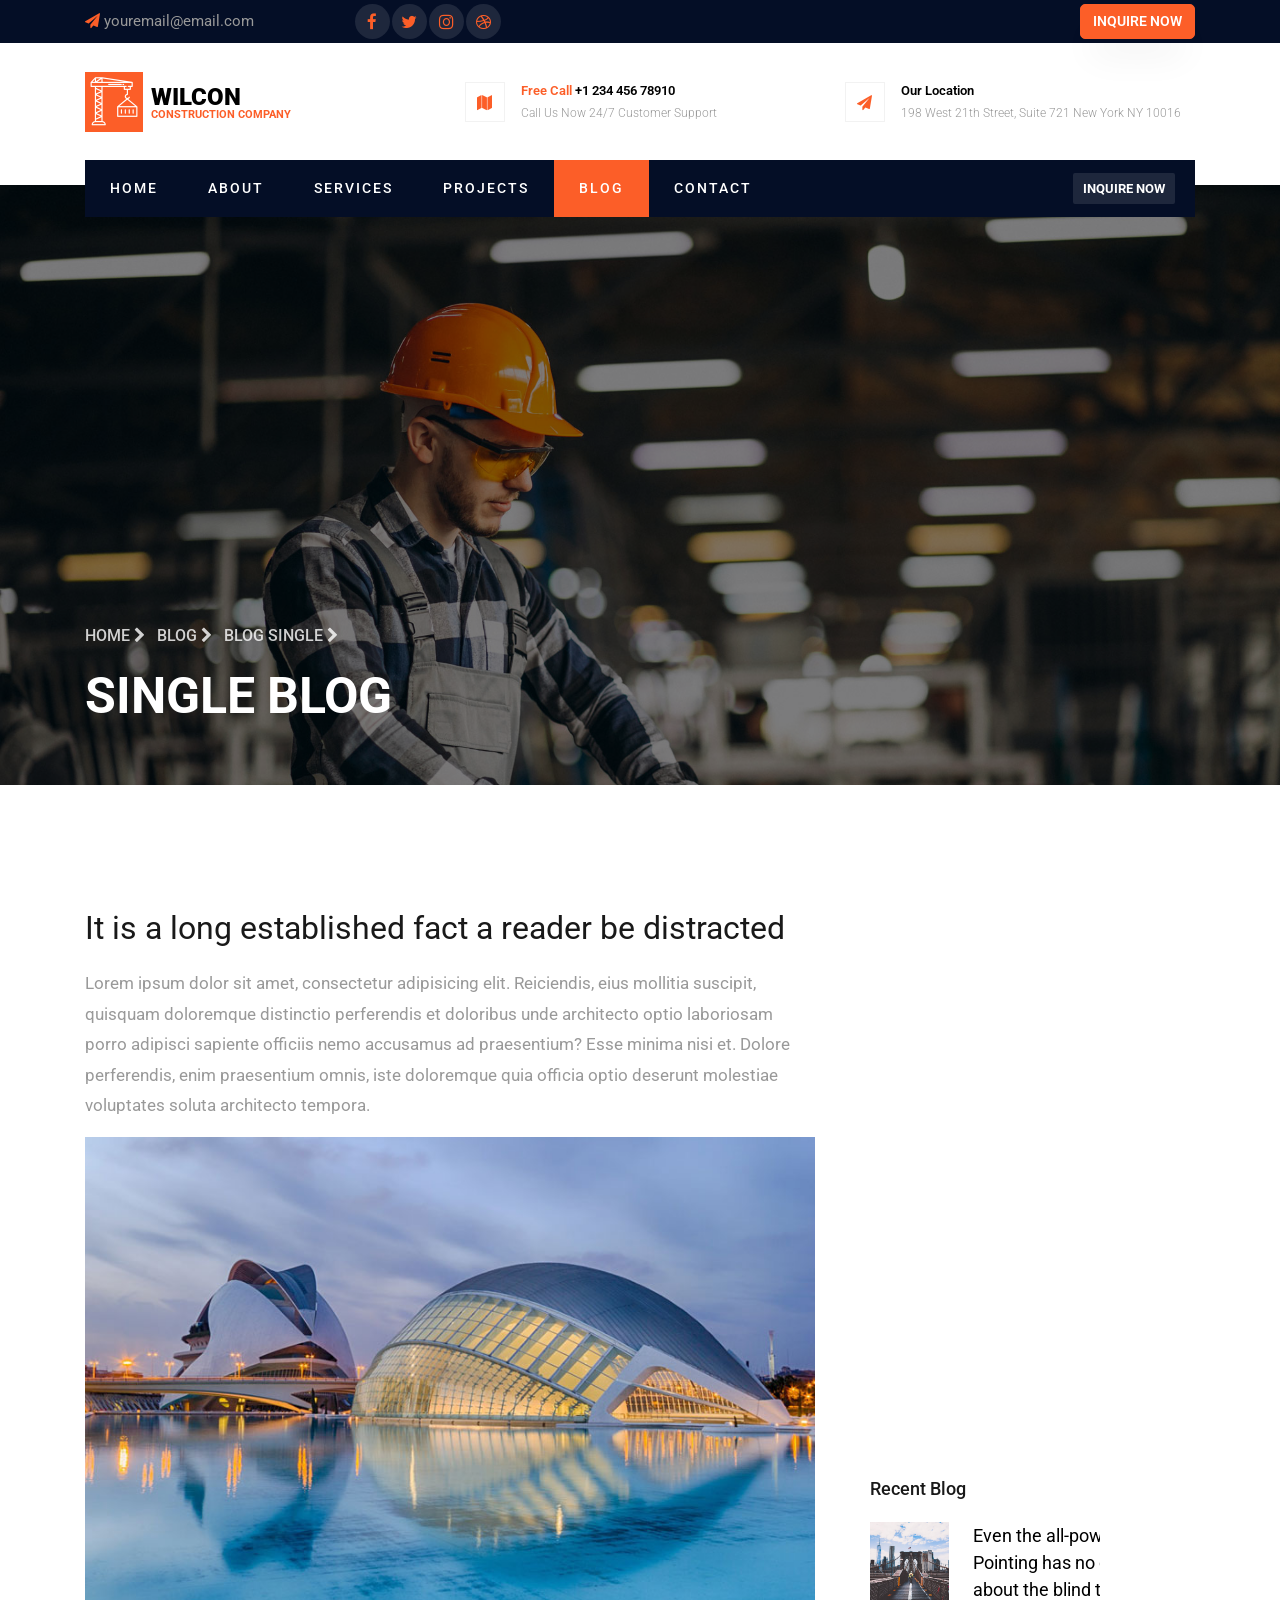
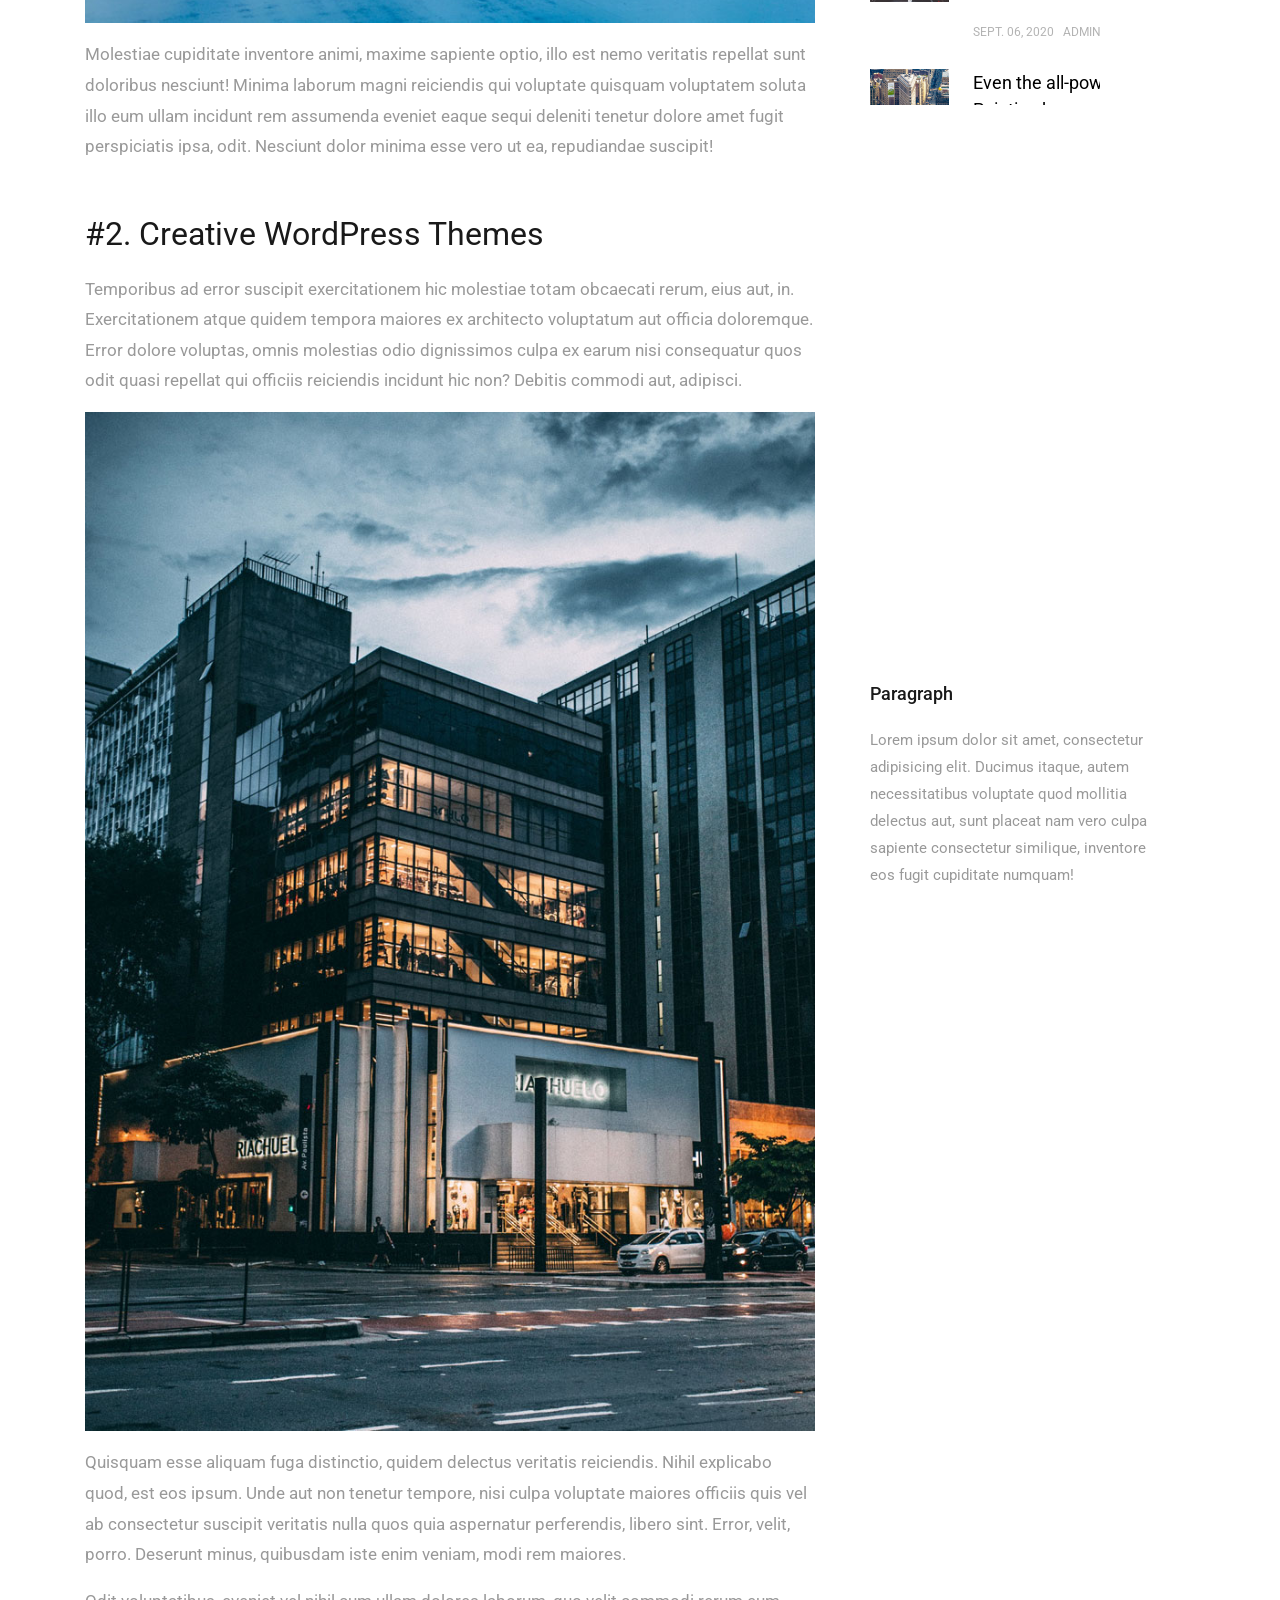
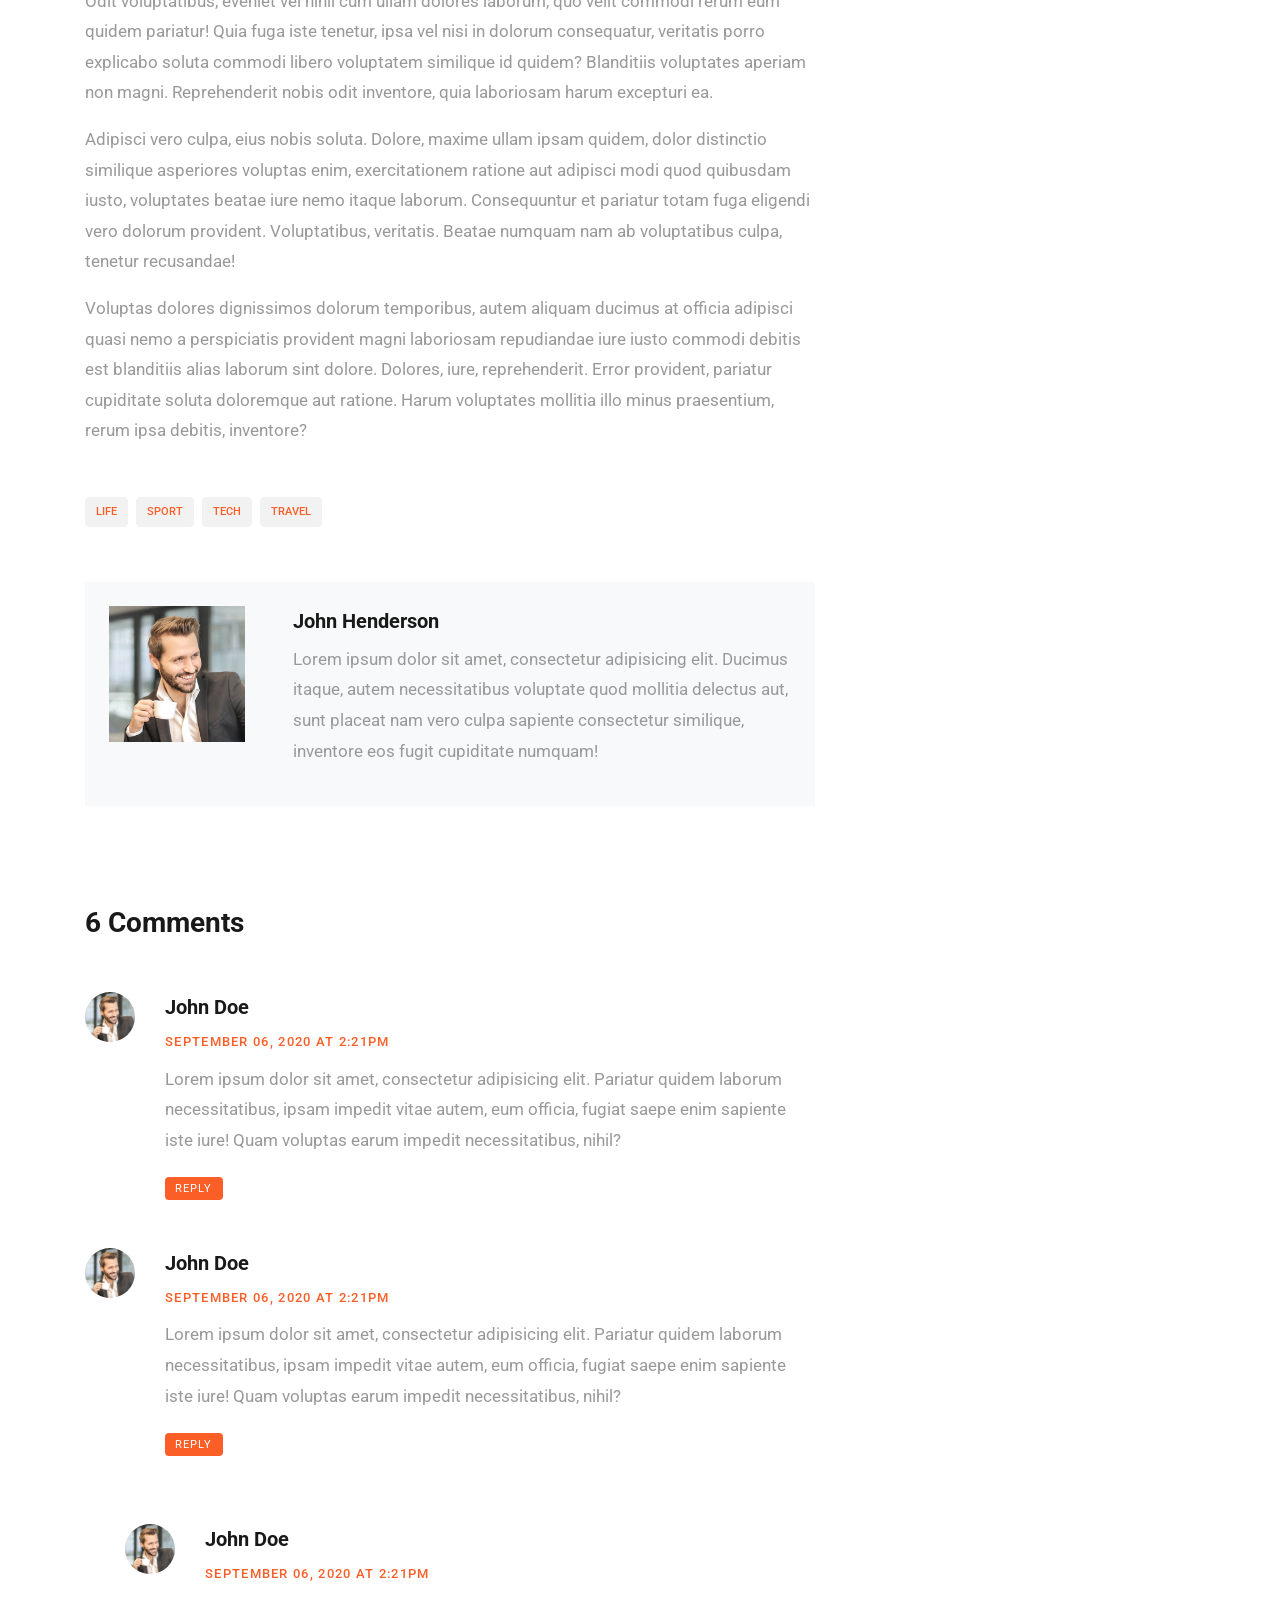
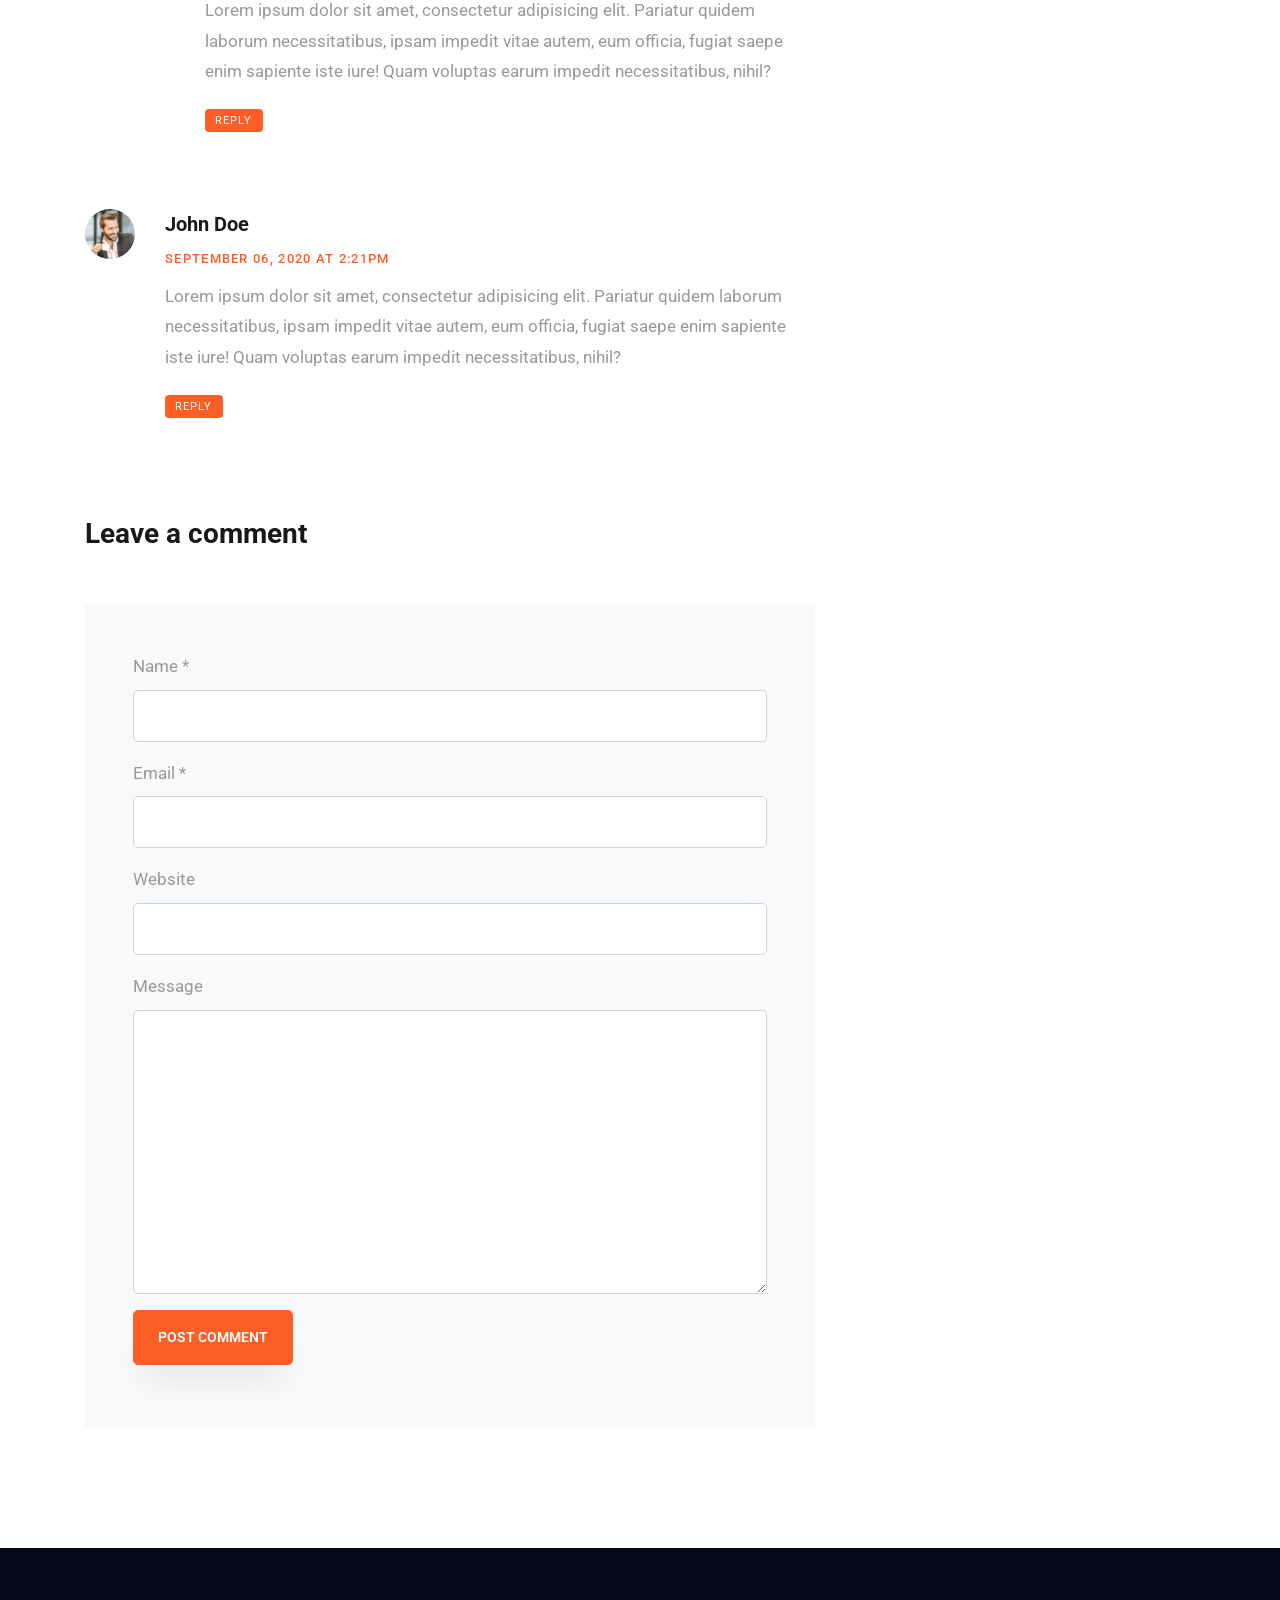
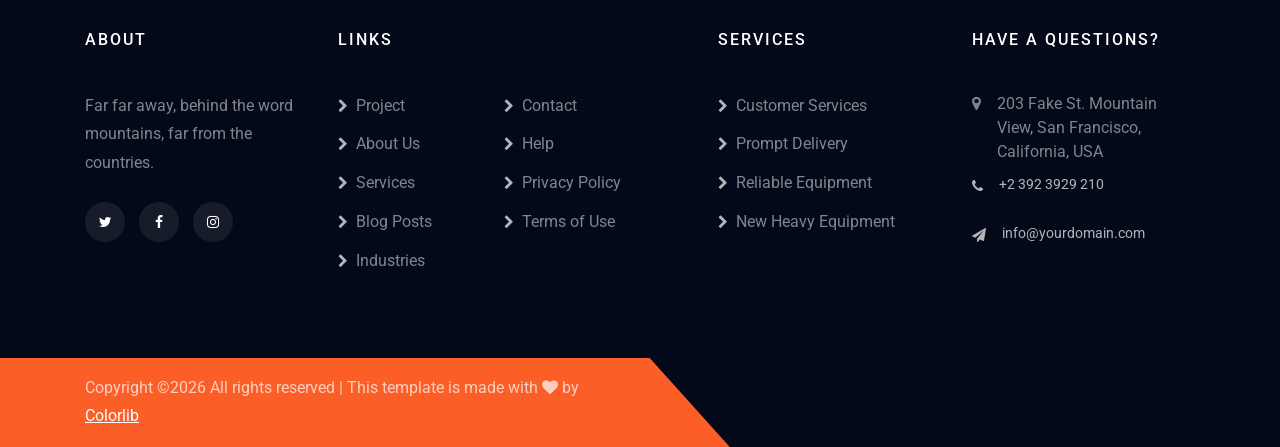
<file: blog-single.html>
<!DOCTYPE html>
<html lang="en">
<head>
  <title>Wilcon - Free Bootstrap 4 Template by Colorlib</title>
  <meta charset="utf-8">
  <meta name="viewport" content="width=device-width, initial-scale=1, shrink-to-fit=no">
	<meta name="google-maps-api-key" content="">
  
  <link href="https://fonts.googleapis.com/css2?family=Roboto:wght@300;400;500;700;900&display=swap" rel="stylesheet">

  <link rel="stylesheet" href="https://stackpath.bootstrapcdn.com/font-awesome/4.7.0/css/font-awesome.min.css">

  <link rel="stylesheet" href="css/animate.css">
  
  <link rel="stylesheet" href="css/owl.carousel.min.css">
  <link rel="stylesheet" href="css/owl.theme.default.min.css">
  <link rel="stylesheet" href="css/magnific-popup.css">

  <link rel="stylesheet" href="css/bootstrap-datepicker.css">
  <link rel="stylesheet" href="css/jquery.timepicker.css">
  
  <link rel="stylesheet" href="css/flaticon.css">
  <link rel="stylesheet" href="css/style.css">
</head>
<body>
 <div class="py-1 top">
   <div class="container">
    <div class="row">
     <div class="col-sm text-center text-md-left mb-md-0 mb-2 pr-md-4 d-flex topper align-items-center">
      <p class="mb-0 w-100">
       <span class="fa fa-paper-plane"></span>
       <span class="text">youremail@email.com</span>
     </p>
   </div>
   <div class="col-sm justify-content-center d-flex mb-md-0 mb-2">
     <div class="social-media">
       <p class="mb-0 d-flex">
        <a href="#" class="d-flex align-items-center justify-content-center"><span class="fa fa-facebook"><i class="sr-only">Facebook</i></span></a>
        <a href="#" class="d-flex align-items-center justify-content-center"><span class="fa fa-twitter"><i class="sr-only">Twitter</i></span></a>
        <a href="#" class="d-flex align-items-center justify-content-center"><span class="fa fa-instagram"><i class="sr-only">Instagram</i></span></a>
        <a href="#" class="d-flex align-items-center justify-content-center"><span class="fa fa-dribbble"><i class="sr-only">Dribbble</i></span></a>
      </p>
    </div>
  </div>
  <div class="col-sm-12 col-md-6 col-lg-7 d-flex topper align-items-center text-lg-right justify-content-end">
    <p class="mb-0 register-link"><a href="#" class="btn btn-primary" data-toggle="modal" data-target="#exampleModalCenter">Inquire Now</a></p>
  </div>
</div>
</div>
</div>
<div class="pt-4 pb-5">
 <div class="container">
  <div class="row d-flex align-items-start align-items-center px-3 px-md-0">
   <div class="col-md-4 d-flex mb-2 mb-md-0">
    <a class="navbar-brand d-flex align-items-center" href="index.html">
     <span class="flaticon flaticon-crane"></span>
     <span class="ml-2">Wilcon <small>Construction Company</small></span>
   </a>
 </div>
 <div class="col-md-4 d-flex topper mb-md-0 mb-2 align-items-center">
  <div class="icon d-flex justify-content-center align-items-center">
   <span class="fa fa-map"></span>
 </div>
 <div class="pr-md-4 pl-md-3 pl-3 text">
   <p class="con"><span>Free Call</span> <span>+1 234 456 78910</span></p>
   <p class="con">Call Us Now 24/7 Customer Support</p>
 </div>
</div>
<div class="col-md-4 d-flex topper mb-md-0 align-items-center">
  <div class="icon d-flex justify-content-center align-items-center"><span class="fa fa-paper-plane"></span>
  </div>
  <div class="text pl-3 pl-md-3">
   <p class="hr"><span>Our Location</span></p>
   <p class="con">198 West 21th Street, Suite 721 New York NY 10016</p>
 </div>
</div>
</div>
</div>
</div>
<nav class="navbar navbar-expand-lg navbar-dark bg-dark ftco-navbar-light" id="ftco-navbar">
 <div class="container d-flex align-items-center">
  <button class="navbar-toggler" type="button" data-toggle="collapse" data-target="#ftco-nav" aria-controls="ftco-nav" aria-expanded="false" aria-label="Toggle navigation">
   <span class="fa fa-bars"></span> Menu
 </button>
 <div class="collapse navbar-collapse" id="ftco-nav">
   <ul class="navbar-nav mr-auto">
    <li class="nav-item"><a href="index.html" class="nav-link">Home</a></li>
    <li class="nav-item"><a href="about.html" class="nav-link">About</a></li>
    <li class="nav-item"><a href="services.html" class="nav-link">Services</a></li>
    <li class="nav-item"><a href="project.html" class="nav-link">Projects</a></li>
    <li class="nav-item active"><a href="blog.html" class="nav-link">Blog</a></li>
    <li class="nav-item"><a href="contact.html" class="nav-link">Contact</a></li>
  </ul>
  <a href="#" class="btn-custom" data-toggle="modal" data-target="#exampleModalCenter">Inquire Now</a>
</div>
</div>
</nav>
<!-- END nav -->

<section class="hero-wrap hero-wrap-2" style="background-image: url('images/bg_2.jpg');" data-stellar-background-ratio="0.5">
  <div class="overlay"></div>
  <div class="container">
    <div class="row no-gutters slider-text align-items-end justify-content-start">
      <div class="col-md-9 ftco-animate pb-5">
       <p class="breadcrumbs"><span class="mr-2"><a href="index.html">Home <i class="fa fa-chevron-right"></i></a></span> <span class="mr-2"><a href="blog.html">Blog <i class="fa fa-chevron-right"></i></a></span> <span>Blog Single <i class="fa fa-chevron-right"></i></span></p>
       <h1 class="mb-3 bread">Single Blog</h1>
     </div>
   </div>
 </div>
</section>

<section class="ftco-section">
  <div class="container">
    <div class="row">
      <div class="col-lg-8 ftco-animate">
        <h2 class="mb-3">It is a long established fact a reader be distracted</h2>
        <p>Lorem ipsum dolor sit amet, consectetur adipisicing elit. Reiciendis, eius mollitia suscipit, quisquam doloremque distinctio perferendis et doloribus unde architecto optio laboriosam porro adipisci sapiente officiis nemo accusamus ad praesentium? Esse minima nisi et. Dolore perferendis, enim praesentium omnis, iste doloremque quia officia optio deserunt molestiae voluptates soluta architecto tempora.</p>
        <p>
          <img src="images/image_3.jpg" alt="" class="img-fluid">
        </p>
        <p>Molestiae cupiditate inventore animi, maxime sapiente optio, illo est nemo veritatis repellat sunt doloribus nesciunt! Minima laborum magni reiciendis qui voluptate quisquam voluptatem soluta illo eum ullam incidunt rem assumenda eveniet eaque sequi deleniti tenetur dolore amet fugit perspiciatis ipsa, odit. Nesciunt dolor minima esse vero ut ea, repudiandae suscipit!</p>
        <h2 class="mb-3 mt-5">#2. Creative WordPress Themes</h2>
        <p>Temporibus ad error suscipit exercitationem hic molestiae totam obcaecati rerum, eius aut, in. Exercitationem atque quidem tempora maiores ex architecto voluptatum aut officia doloremque. Error dolore voluptas, omnis molestias odio dignissimos culpa ex earum nisi consequatur quos odit quasi repellat qui officiis reiciendis incidunt hic non? Debitis commodi aut, adipisci.</p>
        <p>
          <img src="images/image_4.jpg" alt="" class="img-fluid">
        </p>
        <p>Quisquam esse aliquam fuga distinctio, quidem delectus veritatis reiciendis. Nihil explicabo quod, est eos ipsum. Unde aut non tenetur tempore, nisi culpa voluptate maiores officiis quis vel ab consectetur suscipit veritatis nulla quos quia aspernatur perferendis, libero sint. Error, velit, porro. Deserunt minus, quibusdam iste enim veniam, modi rem maiores.</p>
        <p>Odit voluptatibus, eveniet vel nihil cum ullam dolores laborum, quo velit commodi rerum eum quidem pariatur! Quia fuga iste tenetur, ipsa vel nisi in dolorum consequatur, veritatis porro explicabo soluta commodi libero voluptatem similique id quidem? Blanditiis voluptates aperiam non magni. Reprehenderit nobis odit inventore, quia laboriosam harum excepturi ea.</p>
        <p>Adipisci vero culpa, eius nobis soluta. Dolore, maxime ullam ipsam quidem, dolor distinctio similique asperiores voluptas enim, exercitationem ratione aut adipisci modi quod quibusdam iusto, voluptates beatae iure nemo itaque laborum. Consequuntur et pariatur totam fuga eligendi vero dolorum provident. Voluptatibus, veritatis. Beatae numquam nam ab voluptatibus culpa, tenetur recusandae!</p>
        <p>Voluptas dolores dignissimos dolorum temporibus, autem aliquam ducimus at officia adipisci quasi nemo a perspiciatis provident magni laboriosam repudiandae iure iusto commodi debitis est blanditiis alias laborum sint dolore. Dolores, iure, reprehenderit. Error provident, pariatur cupiditate soluta doloremque aut ratione. Harum voluptates mollitia illo minus praesentium, rerum ipsa debitis, inventore?</p>
        <div class="tag-widget post-tag-container mb-5 mt-5">
          <div class="tagcloud">
            <a href="#" class="tag-cloud-link">Life</a>
            <a href="#" class="tag-cloud-link">Sport</a>
            <a href="#" class="tag-cloud-link">Tech</a>
            <a href="#" class="tag-cloud-link">Travel</a>
          </div>
        </div>
        
        <div class="about-author d-flex p-4 bg-light">
          <div class="bio mr-5">
            <img src="images/person_1.jpg" alt="Image placeholder" class="img-fluid mb-4">
          </div>
          <div class="desc">
            <h3>John Henderson</h3>
            <p>Lorem ipsum dolor sit amet, consectetur adipisicing elit. Ducimus itaque, autem necessitatibus voluptate quod mollitia delectus aut, sunt placeat nam vero culpa sapiente consectetur similique, inventore eos fugit cupiditate numquam!</p>
          </div>
        </div>


        <div class="pt-5 mt-5">
          <h3 class="mb-5 font-weight-bold">6 Comments</h3>
          <ul class="comment-list">
            <li class="comment">
              <div class="vcard bio">
                <img src="images/person_1.jpg" alt="Image placeholder">
              </div>
              <div class="comment-body">
                <h3>John Doe</h3>
                <div class="meta">September 06, 2020 at 2:21pm</div>
                <p>Lorem ipsum dolor sit amet, consectetur adipisicing elit. Pariatur quidem laborum necessitatibus, ipsam impedit vitae autem, eum officia, fugiat saepe enim sapiente iste iure! Quam voluptas earum impedit necessitatibus, nihil?</p>
                <p><a href="#" class="reply">Reply</a></p>
              </div>
            </li>

            <li class="comment">
              <div class="vcard bio">
                <img src="images/person_1.jpg" alt="Image placeholder">
              </div>
              <div class="comment-body">
                <h3>John Doe</h3>
                <div class="meta">September 06, 2020 at 2:21pm</div>
                <p>Lorem ipsum dolor sit amet, consectetur adipisicing elit. Pariatur quidem laborum necessitatibus, ipsam impedit vitae autem, eum officia, fugiat saepe enim sapiente iste iure! Quam voluptas earum impedit necessitatibus, nihil?</p>
                <p><a href="#" class="reply">Reply</a></p>
              </div>

              <ul class="children">
                <li class="comment">
                  <div class="vcard bio">
                    <img src="images/person_1.jpg" alt="Image placeholder">
                  </div>
                  <div class="comment-body">
                    <h3>John Doe</h3>
                    <div class="meta">September 06, 2020 at 2:21pm</div>
                    <p>Lorem ipsum dolor sit amet, consectetur adipisicing elit. Pariatur quidem laborum necessitatibus, ipsam impedit vitae autem, eum officia, fugiat saepe enim sapiente iste iure! Quam voluptas earum impedit necessitatibus, nihil?</p>
                    <p><a href="#" class="reply">Reply</a></p>
                  </div>

                </li>
              </ul>
            </li>

            <li class="comment">
              <div class="vcard bio">
                <img src="images/person_1.jpg" alt="Image placeholder">
              </div>
              <div class="comment-body">
                <h3>John Doe</h3>
                <div class="meta">September 06, 2020 at 2:21pm</div>
                <p>Lorem ipsum dolor sit amet, consectetur adipisicing elit. Pariatur quidem laborum necessitatibus, ipsam impedit vitae autem, eum officia, fugiat saepe enim sapiente iste iure! Quam voluptas earum impedit necessitatibus, nihil?</p>
                <p><a href="#" class="reply">Reply</a></p>
              </div>
            </li>
          </ul>
          <!-- END comment-list -->
          
          <div class="comment-form-wrap pt-5">
            <h3 class="mb-5 font-weight-bold">Leave a comment</h3>
            <form action="#" class="p-5 bg-light">
              <div class="form-group">
                <label for="name">Name *</label>
                <input type="text" class="form-control" id="name">
              </div>
              <div class="form-group">
                <label for="email">Email *</label>
                <input type="email" class="form-control" id="email">
              </div>
              <div class="form-group">
                <label for="website">Website</label>
                <input type="url" class="form-control" id="website">
              </div>

              <div class="form-group">
                <label for="message">Message</label>
                <textarea name="" id="message" cols="30" rows="10" class="form-control"></textarea>
              </div>
              <div class="form-group">
                <input type="submit" value="Post Comment" class="btn py-3 px-4 btn-primary">
              </div>

            </form>
          </div>
        </div>

      </div> <!-- .col-md-8 -->
      <div class="col-lg-4 sidebar ftco-animate">
        <div class="sidebar-box">
          <form action="#" class="search-form">
            <div class="form-group">
              <span class="icon fa fa-search"></span>
              <input type="text" class="form-control" placeholder="Type a keyword and hit enter">
            </div>
          </form>
        </div>
        <div class="sidebar-box ftco-animate">
         <h3 class="heading-sidebar">Services</h3>
         <ul class="categories">
          <li><a href="#">Architecture <span>(12)</span></a></li>
          <li><a href="#">Construction <span>(22)</span></a></li>
          <li><a href="#">Renovation <span>(37)</span></a></li>
          <li><a href="#">Interior &amp; Exterior <span>(42)</span></a></li>
          <li><a href="#">Chemical Research <span>(42)</span></a></li>
          <li><a href="#">Petrolium &amp; Gas <span>(42)</span></a></li>
        </ul>
      </div>

      <div class="sidebar-box ftco-animate">
        <h3 class="heading-sidebar">Recent Blog</h3>
        <div class="block-21 mb-4 d-flex">
          <a class="blog-img mr-4" style="background-image: url(images/image_1.jpg);"></a>
          <div class="text">
            <h3 class="heading"><a href="#">Even the all-powerful Pointing has no control about the blind texts</a></h3>
            <div class="meta">
              <div><a href="#"><span class="icon-calendar"></span> Sept. 06, 2020</a></div>
              <div><a href="#"><span class="icon-person"></span> Admin</a></div>
              <div><a href="#"><span class="icon-chat"></span> 19</a></div>
            </div>
          </div>
        </div>
        <div class="block-21 mb-4 d-flex">
          <a class="blog-img mr-4" style="background-image: url(images/image_2.jpg);"></a>
          <div class="text">
            <h3 class="heading"><a href="#">Even the all-powerful Pointing has no control about the blind texts</a></h3>
            <div class="meta">
              <div><a href="#"><span class="icon-calendar"></span> Sept. 06, 2020</a></div>
              <div><a href="#"><span class="icon-person"></span> Admin</a></div>
              <div><a href="#"><span class="icon-chat"></span> 19</a></div>
            </div>
          </div>
        </div>
        <div class="block-21 mb-4 d-flex">
          <a class="blog-img mr-4" style="background-image: url(images/image_3.jpg);"></a>
          <div class="text">
            <h3 class="heading"><a href="#">Even the all-powerful Pointing has no control about the blind texts</a></h3>
            <div class="meta">
              <div><a href="#"><span class="icon-calendar"></span> Sept. 06, 2020</a></div>
              <div><a href="#"><span class="icon-person"></span> Admin</a></div>
              <div><a href="#"><span class="icon-chat"></span> 19</a></div>
            </div>
          </div>
        </div>
      </div>

      <div class="sidebar-box ftco-animate">
        <h3 class="heading-sidebar">Tag Cloud</h3>
        <div class="tagcloud">
          <a href="#" class="tag-cloud-link">construction</a>
          <a href="#" class="tag-cloud-link">build</a>
          <a href="#" class="tag-cloud-link">architect</a>
          <a href="#" class="tag-cloud-link">hammer</a>
          <a href="#" class="tag-cloud-link">building</a>
          <a href="#" class="tag-cloud-link">construct</a>
          <a href="#" class="tag-cloud-link">machine</a>
          <a href="#" class="tag-cloud-link">system</a>
        </div>
      </div>

      <div class="sidebar-box ftco-animate">
        <h3 class="heading-sidebar">Paragraph</h3>
        <p>Lorem ipsum dolor sit amet, consectetur adipisicing elit. Ducimus itaque, autem necessitatibus voluptate quod mollitia delectus aut, sunt placeat nam vero culpa sapiente consectetur similique, inventore eos fugit cupiditate numquam!</p>
      </div>
    </div>

  </div>
</div>
</section> <!-- .section -->

<footer class="ftco-footer">
  <div class="container mb-5 pb-4">
    <div class="row">
      <div class="col-lg col-md-6">
        <div class="ftco-footer-widget">
          <h2 class="ftco-heading-2 d-flex align-items-center">About</h2>
          <p>Far far away, behind the word mountains, far from the countries.</p>
          <ul class="ftco-footer-social list-unstyled mt-4">
            <li><a href="#"><span class="fa fa-twitter"></span></a></li>
            <li><a href="#"><span class="fa fa-facebook"></span></a></li>
            <li><a href="#"><span class="fa fa-instagram"></span></a></li>
          </ul>
        </div>
      </div>

      <div class="col-lg-4 col-md-6">
        <div class="ftco-footer-widget">
          <h2 class="ftco-heading-2">Links</h2>
          <div class="d-flex">
           <ul class="list-unstyled mr-md-4">
             <li><a href="#"><span class="fa fa-chevron-right mr-2"></span>Project</a></li>
             <li><a href="#"><span class="fa fa-chevron-right mr-2"></span>About Us</a></li>
             <li><a href="#"><span class="fa fa-chevron-right mr-2"></span>Services</a></li>
             <li><a href="#"><span class="fa fa-chevron-right mr-2"></span>Blog Posts</a></li>
             <li><a href="#"><span class="fa fa-chevron-right mr-2"></span>Industries</a></li>
           </ul>
           <ul class="list-unstyled ml-md-5">
             <li><a href="#"><span class="fa fa-chevron-right mr-2"></span>Contact</a></li>
             <li><a href="#"><span class="fa fa-chevron-right mr-2"></span>Help</a></li>
             <li><a href="#"><span class="fa fa-chevron-right mr-2"></span>Privacy Policy</a></li>
             <li><a href="#"><span class="fa fa-chevron-right mr-2"></span>Terms of Use</a></li>
           </ul>
         </div>
       </div>
     </div>

     <div class="col-lg col-md-6">
       <div class="ftco-footer-widget">
        <h2 class="ftco-heading-2">Services</h2>
        <ul class="list-unstyled">
          <li><a href="#"><span class="fa fa-chevron-right mr-2"></span>Customer Services</a></li>
          <li><a href="#"><span class="fa fa-chevron-right mr-2"></span>Prompt Delivery</a></li>
          <li><a href="#"><span class="fa fa-chevron-right mr-2"></span>Reliable Equipment</a></li>
          <li><a href="#"><span class="fa fa-chevron-right mr-2"></span>New Heavy Equipment</a></li>
        </ul>
      </div>
    </div>

    <div class="col-lg col-md-6">
      <div class="ftco-footer-widget">
       <h2 class="ftco-heading-2">Have a Questions?</h2>
       <div class="block-23 mb-3">
         <ul>
           <li><span class="fa fa-map-marker mr-3"></span><span class="text">203 Fake St. Mountain View, San Francisco, California, USA</span></li>
           <li><a href="#"><span class="fa fa-phone mr-3"></span><span class="text">+2 392 3929 210</span></a></li>
           <li><a href="#"><span class="fa fa-paper-plane mr-3"></span><span class="text">info@yourdomain.com</span></a></li>
         </ul>
       </div>
     </div>
   </div>
 </div>
</div>
<div class="container-fluid bg-primary">
 <div class="container">
  <div class="row">
   <div class="col-md-6 aside-stretch py-3">
    
     <p class="mb-0"><!-- Link back to Colorlib can't be removed. Template is licensed under CC BY 3.0. -->
       Copyright &copy;<script>document.write(new Date().getFullYear());</script> All rights reserved | This template is made with <i class="fa fa-heart" aria-hidden="true"></i> by <a href="https://colorlib.com" target="_blank">Colorlib</a>
       <!-- Link back to Colorlib can't be removed. Template is licensed under CC BY 3.0. --></p>
     </div>
   </div>
 </div>
</div>
</footer>

<div class="modal fade" id="exampleModalCenter" tabindex="-1" role="dialog" aria-labelledby="exampleModalCenterTitle" aria-hidden="true">
  <div class="modal-dialog modal-dialog-centered" role="document">
    <div class="modal-content">
      <div class="modal-header">
        <button type="button" class="close d-flex align-items-center justify-content-center" data-dismiss="modal" aria-label="Close">
          <span aria-hidden="true" class="fa fa-close"></span>
        </button>
      </div>
      <div class="modal-body p-4 p-md-5">
       <form action="#" class="appointment-form ftco-animate">
         <h3>Request Quote</h3>
         <div class="">
          <div class="form-group">
           <input type="text" class="form-control" placeholder="First Name">
         </div>
         <div class="form-group">
           <input type="text" class="form-control" placeholder="Last Name">
         </div>
         <div class="form-group">
           <input type="text" class="form-control" placeholder="Phone">
         </div>
       </div>
       <div class="">
        <div class="form-group">
         <div class="form-field">
          <div class="select-wrap">
           <div class="icon"><span class="fa fa-chevron-down"></span></div>
           <select name="" id="" class="form-control">
            <option value="">Select Your Services</option>
            <option value="">Architecture</option>
            <option value="">Renovation</option>
            <option value="">Construction</option>
            <option value="">Interior &amp; Exterior</option>
            <option value="">Chemical Research</option>
            <option value="">Petroleum &amp; Gas</option>
            <option value="">Other Services</option>
          </select>
        </div>
      </div>
    </div>
  </div>
  <div class="">
    <div class="form-group">
      <textarea name="" id="" cols="30" rows="4" class="form-control" placeholder="Message"></textarea>
    </div>
    <div class="form-group">
      <input type="submit" value="Request A Quote" class="btn btn-primary py-3 px-4">
    </div>
  </div>
</form>
</div>
</div>
</div>
</div>


<!-- loader -->
<div id="ftco-loader" class="show fullscreen"><svg class="circular" width="48px" height="48px"><circle class="path-bg" cx="24" cy="24" r="22" fill="none" stroke-width="4" stroke="#eeeeee"/><circle class="path" cx="24" cy="24" r="22" fill="none" stroke-width="4" stroke-miterlimit="10" stroke="#F96D00"/></svg></div>

<script src="js/jquery.min.js"></script>
<script src="js/jquery-migrate-3.0.1.min.js"></script>
<script src="js/popper.min.js"></script>
<script src="js/bootstrap.min.js"></script>
<script src="js/jquery.easing.1.3.js"></script>
<script src="js/jquery.waypoints.min.js"></script>
<script src="js/jquery.stellar.min.js"></script>
<script src="js/owl.carousel.min.js"></script>
<script src="js/jquery.magnific-popup.min.js"></script>
<script src="js/jquery.animateNumber.min.js"></script>
<script src="js/bootstrap-datepicker.js"></script>
<script src="js/jquery.timepicker.min.js"></script>
<script src="js/scrollax.min.js"></script>
<script src="js/google-map.js"></script>
		<script src="js/google-maps-loader.js"></script>

<script src="js/main.js"></script>

</body>
</html>
</file>
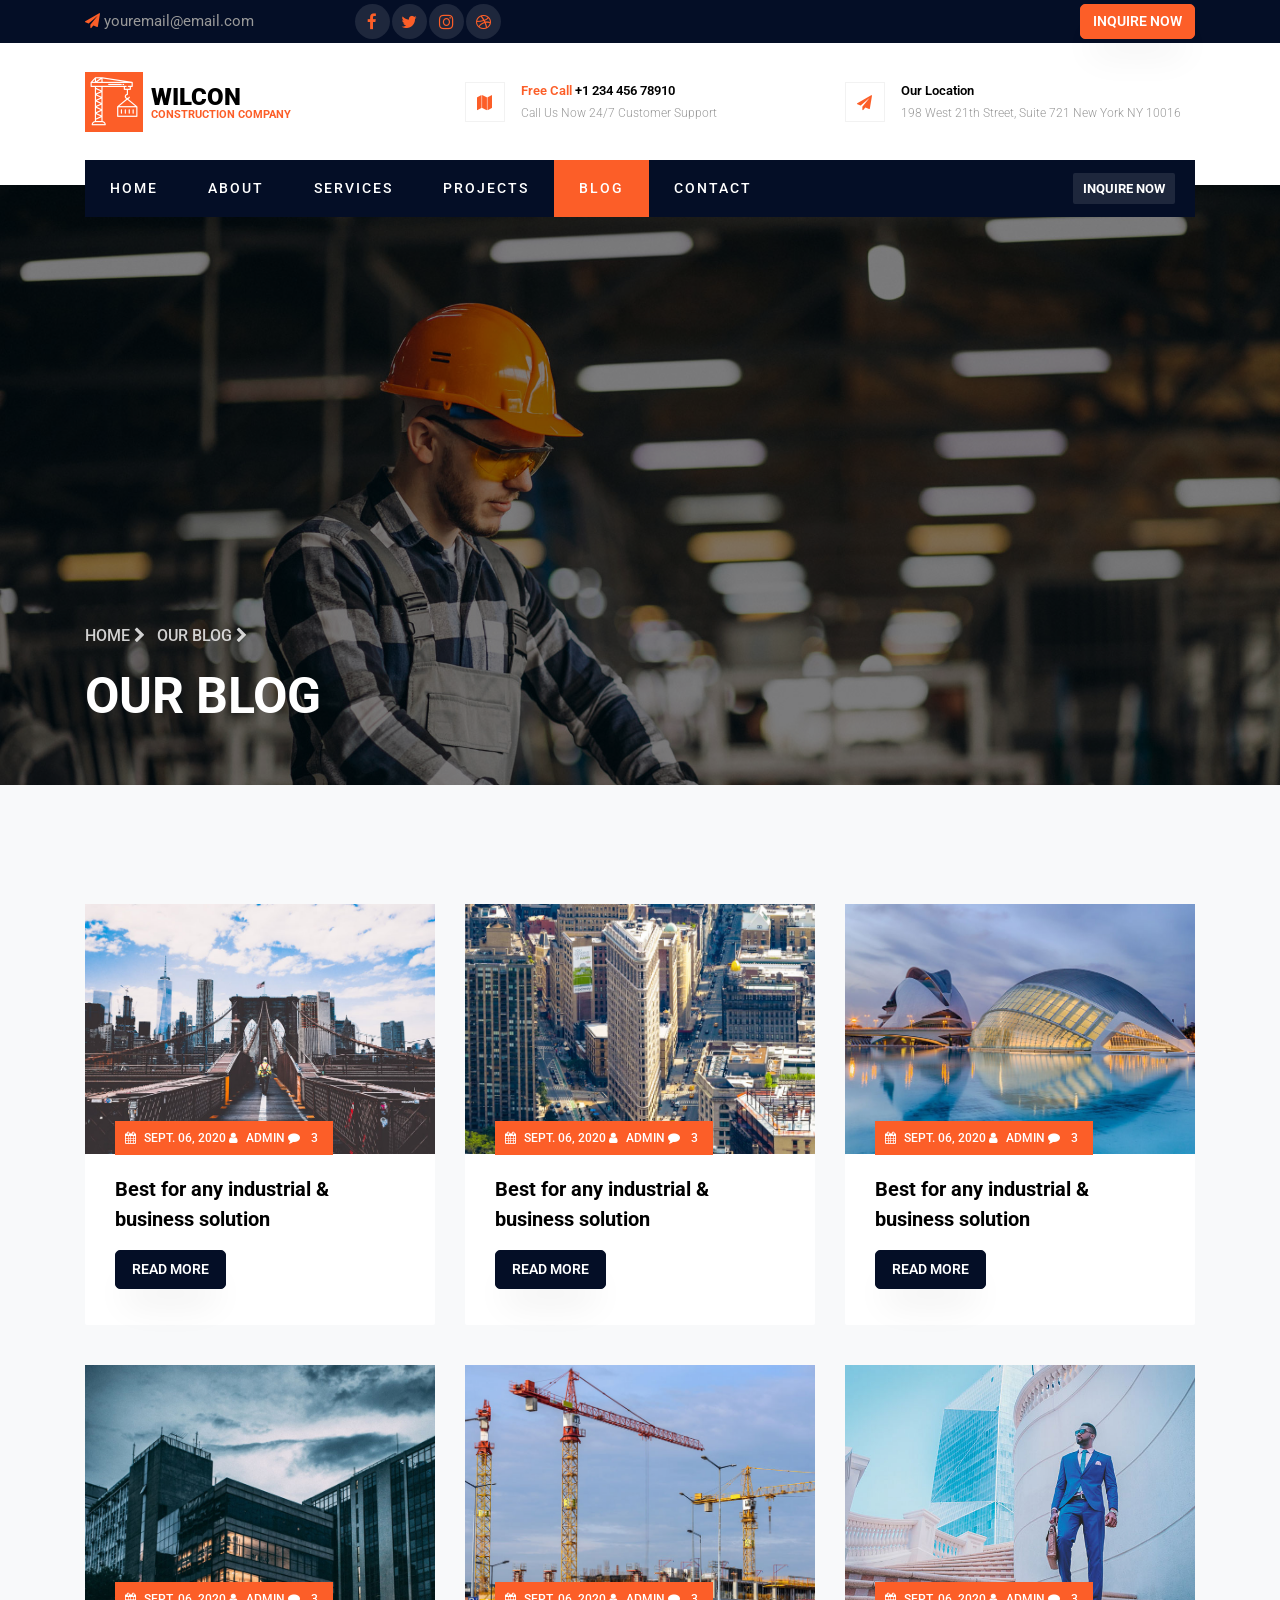
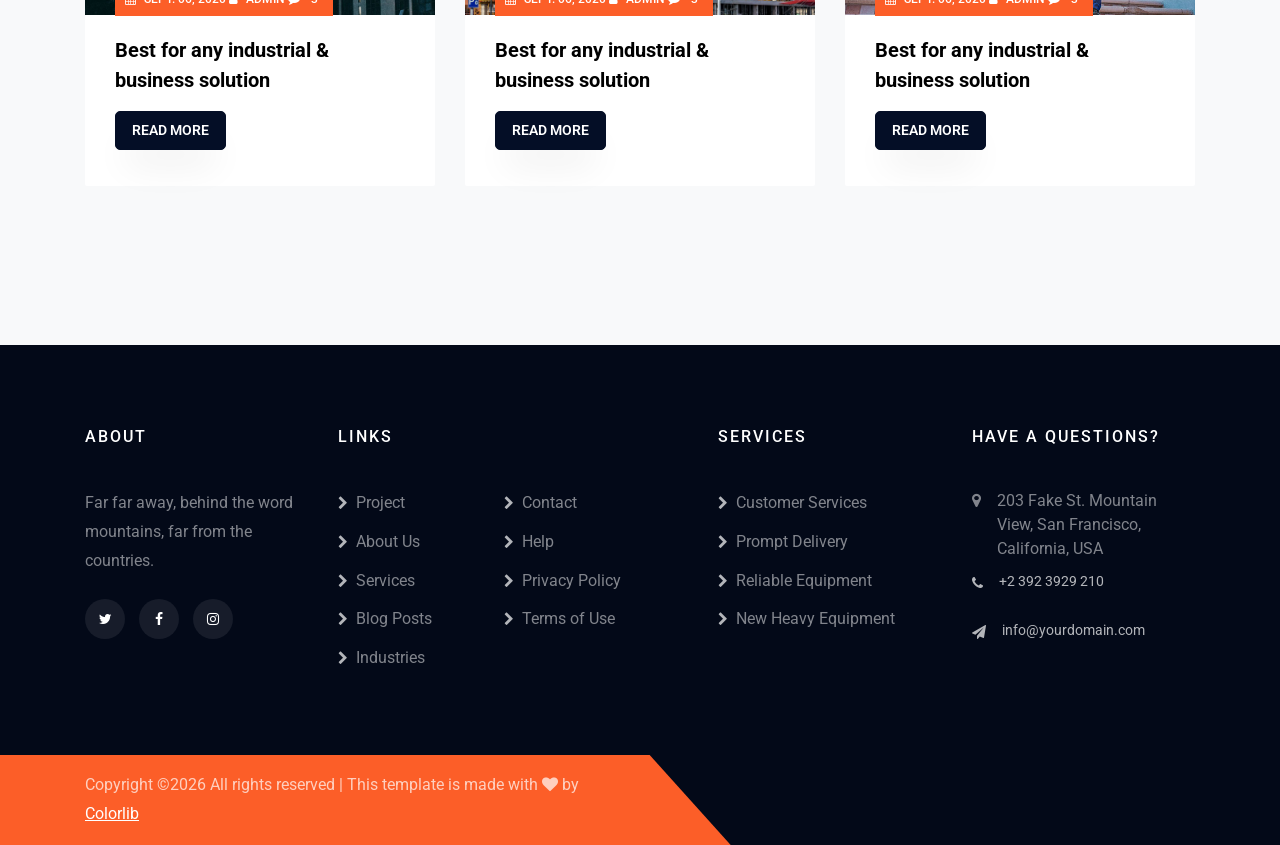
<file: blog.html>
<!DOCTYPE html>
<html lang="en">
<head>
  <title>Wilcon - Free Bootstrap 4 Template by Colorlib</title>
  <meta charset="utf-8">
  <meta name="viewport" content="width=device-width, initial-scale=1, shrink-to-fit=no">
	<meta name="google-maps-api-key" content="">
  
  <link href="https://fonts.googleapis.com/css2?family=Roboto:wght@300;400;500;700;900&display=swap" rel="stylesheet">

  <link rel="stylesheet" href="https://stackpath.bootstrapcdn.com/font-awesome/4.7.0/css/font-awesome.min.css">

  <link rel="stylesheet" href="css/animate.css">
  
  <link rel="stylesheet" href="css/owl.carousel.min.css">
  <link rel="stylesheet" href="css/owl.theme.default.min.css">
  <link rel="stylesheet" href="css/magnific-popup.css">

  <link rel="stylesheet" href="css/bootstrap-datepicker.css">
  <link rel="stylesheet" href="css/jquery.timepicker.css">
  
  <link rel="stylesheet" href="css/flaticon.css">
  <link rel="stylesheet" href="css/style.css">
</head>
<body>
 <div class="py-1 top">
   <div class="container">
    <div class="row">
     <div class="col-sm text-center text-md-left mb-md-0 mb-2 pr-md-4 d-flex topper align-items-center">
      <p class="mb-0 w-100">
       <span class="fa fa-paper-plane"></span>
       <span class="text">youremail@email.com</span>
     </p>
   </div>
   <div class="col-sm justify-content-center d-flex mb-md-0 mb-2">
     <div class="social-media">
       <p class="mb-0 d-flex">
        <a href="#" class="d-flex align-items-center justify-content-center"><span class="fa fa-facebook"><i class="sr-only">Facebook</i></span></a>
        <a href="#" class="d-flex align-items-center justify-content-center"><span class="fa fa-twitter"><i class="sr-only">Twitter</i></span></a>
        <a href="#" class="d-flex align-items-center justify-content-center"><span class="fa fa-instagram"><i class="sr-only">Instagram</i></span></a>
        <a href="#" class="d-flex align-items-center justify-content-center"><span class="fa fa-dribbble"><i class="sr-only">Dribbble</i></span></a>
      </p>
    </div>
  </div>
  <div class="col-sm-12 col-md-6 col-lg-7 d-flex topper align-items-center text-lg-right justify-content-end">
    <p class="mb-0 register-link"><a href="#" class="btn btn-primary" data-toggle="modal" data-target="#exampleModalCenter">Inquire Now</a></p>
  </div>
</div>
</div>
</div>
<div class="pt-4 pb-5">
 <div class="container">
  <div class="row d-flex align-items-start align-items-center px-3 px-md-0">
   <div class="col-md-4 d-flex mb-2 mb-md-0">
    <a class="navbar-brand d-flex align-items-center" href="index.html">
     <span class="flaticon flaticon-crane"></span>
     <span class="ml-2">Wilcon <small>Construction Company</small></span>
   </a>
 </div>
 <div class="col-md-4 d-flex topper mb-md-0 mb-2 align-items-center">
  <div class="icon d-flex justify-content-center align-items-center">
   <span class="fa fa-map"></span>
 </div>
 <div class="pr-md-4 pl-md-3 pl-3 text">
   <p class="con"><span>Free Call</span> <span>+1 234 456 78910</span></p>
   <p class="con">Call Us Now 24/7 Customer Support</p>
 </div>
</div>
<div class="col-md-4 d-flex topper mb-md-0 align-items-center">
  <div class="icon d-flex justify-content-center align-items-center"><span class="fa fa-paper-plane"></span>
  </div>
  <div class="text pl-3 pl-md-3">
   <p class="hr"><span>Our Location</span></p>
   <p class="con">198 West 21th Street, Suite 721 New York NY 10016</p>
 </div>
</div>
</div>
</div>
</div>
<nav class="navbar navbar-expand-lg navbar-dark bg-dark ftco-navbar-light" id="ftco-navbar">
 <div class="container d-flex align-items-center">
  <button class="navbar-toggler" type="button" data-toggle="collapse" data-target="#ftco-nav" aria-controls="ftco-nav" aria-expanded="false" aria-label="Toggle navigation">
   <span class="fa fa-bars"></span> Menu
 </button>
 <div class="collapse navbar-collapse" id="ftco-nav">
   <ul class="navbar-nav mr-auto">
    <li class="nav-item"><a href="index.html" class="nav-link">Home</a></li>
    <li class="nav-item"><a href="about.html" class="nav-link">About</a></li>
    <li class="nav-item"><a href="services.html" class="nav-link">Services</a></li>
    <li class="nav-item"><a href="project.html" class="nav-link">Projects</a></li>
    <li class="nav-item active"><a href="blog.html" class="nav-link">Blog</a></li>
    <li class="nav-item"><a href="contact.html" class="nav-link">Contact</a></li>
  </ul>
  <a href="#" class="btn-custom" data-toggle="modal" data-target="#exampleModalCenter">Inquire Now</a>
</div>
</div>
</nav>
<!-- END nav -->

<section class="hero-wrap hero-wrap-2" style="background-image: url('images/bg_2.jpg');" data-stellar-background-ratio="0.5">
  <div class="overlay"></div>
  <div class="container">
    <div class="row no-gutters slider-text align-items-end justify-content-start">
      <div class="col-md-9 ftco-animate pb-5">
       <p class="breadcrumbs"><span class="mr-2"><a href="index.html">Home <i class="fa fa-chevron-right"></i></a></span> <span>Our Blog <i class="fa fa-chevron-right"></i></span></p>
       <h1 class="mb-3 bread">Our Blog</h1>
     </div>
   </div>
 </div>
</section>

<section class="ftco-section bg-light">
  <div class="container">
    <div class="row d-flex">
      <div class="col-lg-4 ftco-animate">
        <div class="blog-entry">
          <a href="blog-single.html" class="block-20" style="background-image: url('images/image_1.jpg');">
          </a>
          <div class="text d-block">
           <div class="meta">
            <p>
             <a href="#"><span class="fa fa-calendar mr-2"></span>Sept. 06, 2020</a>
             <a href="#"><span class="fa fa-user mr-2"></span>Admin</a>
             <a href="#" class="meta-chat"><span class="fa fa-comment mr-2"></span> 3</a>
           </p>
         </div>
         <h3 class="heading"><a href="#">Best for any industrial &amp; business solution</a></h3>
         <p><a href="blog.html" class="btn btn-secondary py-2 px-3">Read more</a></p>
       </div>
     </div>
   </div>

   <div class="col-lg-4 ftco-animate">
    <div class="blog-entry">
      <a href="blog-single.html" class="block-20" style="background-image: url('images/image_2.jpg');">
      </a>
      <div class="text d-block">
       <div class="meta">
        <p>
         <a href="#"><span class="fa fa-calendar mr-2"></span>Sept. 06, 2020</a>
         <a href="#"><span class="fa fa-user mr-2"></span>Admin</a>
         <a href="#" class="meta-chat"><span class="fa fa-comment mr-2"></span> 3</a>
       </p>
     </div>
     <h3 class="heading"><a href="#">Best for any industrial &amp; business solution</a></h3>
     <p><a href="blog.html" class="btn btn-secondary py-2 px-3">Read more</a></p>
   </div>
 </div>
</div>
<div class="col-lg-4 ftco-animate">
  <div class="blog-entry">
    <a href="blog-single.html" class="block-20" style="background-image: url('images/image_3.jpg');">
    </a>
    <div class="text d-block">
     <div class="meta">
      <p>
       <a href="#"><span class="fa fa-calendar mr-2"></span>Sept. 06, 2020</a>
       <a href="#"><span class="fa fa-user mr-2"></span>Admin</a>
       <a href="#" class="meta-chat"><span class="fa fa-comment mr-2"></span> 3</a>
     </p>
   </div>
   <h3 class="heading"><a href="#">Best for any industrial &amp; business solution</a></h3>
   <p><a href="blog.html" class="btn btn-secondary py-2 px-3">Read more</a></p>
 </div>
</div>
</div>

<div class="col-lg-4 ftco-animate">
  <div class="blog-entry">
    <a href="blog-single.html" class="block-20" style="background-image: url('images/image_4.jpg');">
    </a>
    <div class="text d-block">
     <div class="meta">
      <p>
       <a href="#"><span class="fa fa-calendar mr-2"></span>Sept. 06, 2020</a>
       <a href="#"><span class="fa fa-user mr-2"></span>Admin</a>
       <a href="#" class="meta-chat"><span class="fa fa-comment mr-2"></span> 3</a>
     </p>
   </div>
   <h3 class="heading"><a href="#">Best for any industrial &amp; business solution</a></h3>
   <p><a href="blog.html" class="btn btn-secondary py-2 px-3">Read more</a></p>
 </div>
</div>
</div>

<div class="col-lg-4 ftco-animate">
  <div class="blog-entry">
    <a href="blog-single.html" class="block-20" style="background-image: url('images/image_5.jpg');">
    </a>
    <div class="text d-block">
     <div class="meta">
      <p>
       <a href="#"><span class="fa fa-calendar mr-2"></span>Sept. 06, 2020</a>
       <a href="#"><span class="fa fa-user mr-2"></span>Admin</a>
       <a href="#" class="meta-chat"><span class="fa fa-comment mr-2"></span> 3</a>
     </p>
   </div>
   <h3 class="heading"><a href="#">Best for any industrial &amp; business solution</a></h3>
   <p><a href="blog.html" class="btn btn-secondary py-2 px-3">Read more</a></p>
 </div>
</div>
</div>
<div class="col-lg-4 ftco-animate">
  <div class="blog-entry">
    <a href="blog-single.html" class="block-20" style="background-image: url('images/image_6.jpg');">
    </a>
    <div class="text d-block">
     <div class="meta">
      <p>
       <a href="#"><span class="fa fa-calendar mr-2"></span>Sept. 06, 2020</a>
       <a href="#"><span class="fa fa-user mr-2"></span>Admin</a>
       <a href="#" class="meta-chat"><span class="fa fa-comment mr-2"></span> 3</a>
     </p>
   </div>
   <h3 class="heading"><a href="#">Best for any industrial &amp; business solution</a></h3>
   <p><a href="blog.html" class="btn btn-secondary py-2 px-3">Read more</a></p>
 </div>
</div>
</div>
</div>
</div>
</section>

<footer class="ftco-footer">
  <div class="container mb-5 pb-4">
    <div class="row">
      <div class="col-lg col-md-6">
        <div class="ftco-footer-widget">
          <h2 class="ftco-heading-2 d-flex align-items-center">About</h2>
          <p>Far far away, behind the word mountains, far from the countries.</p>
          <ul class="ftco-footer-social list-unstyled mt-4">
            <li><a href="#"><span class="fa fa-twitter"></span></a></li>
            <li><a href="#"><span class="fa fa-facebook"></span></a></li>
            <li><a href="#"><span class="fa fa-instagram"></span></a></li>
          </ul>
        </div>
      </div>

      <div class="col-lg-4 col-md-6">
        <div class="ftco-footer-widget">
          <h2 class="ftco-heading-2">Links</h2>
          <div class="d-flex">
           <ul class="list-unstyled mr-md-4">
             <li><a href="#"><span class="fa fa-chevron-right mr-2"></span>Project</a></li>
             <li><a href="#"><span class="fa fa-chevron-right mr-2"></span>About Us</a></li>
             <li><a href="#"><span class="fa fa-chevron-right mr-2"></span>Services</a></li>
             <li><a href="#"><span class="fa fa-chevron-right mr-2"></span>Blog Posts</a></li>
             <li><a href="#"><span class="fa fa-chevron-right mr-2"></span>Industries</a></li>
           </ul>
           <ul class="list-unstyled ml-md-5">
             <li><a href="#"><span class="fa fa-chevron-right mr-2"></span>Contact</a></li>
             <li><a href="#"><span class="fa fa-chevron-right mr-2"></span>Help</a></li>
             <li><a href="#"><span class="fa fa-chevron-right mr-2"></span>Privacy Policy</a></li>
             <li><a href="#"><span class="fa fa-chevron-right mr-2"></span>Terms of Use</a></li>
           </ul>
         </div>
       </div>
     </div>

     <div class="col-lg col-md-6">
       <div class="ftco-footer-widget">
        <h2 class="ftco-heading-2">Services</h2>
        <ul class="list-unstyled">
          <li><a href="#"><span class="fa fa-chevron-right mr-2"></span>Customer Services</a></li>
          <li><a href="#"><span class="fa fa-chevron-right mr-2"></span>Prompt Delivery</a></li>
          <li><a href="#"><span class="fa fa-chevron-right mr-2"></span>Reliable Equipment</a></li>
          <li><a href="#"><span class="fa fa-chevron-right mr-2"></span>New Heavy Equipment</a></li>
        </ul>
      </div>
    </div>

    <div class="col-lg col-md-6">
      <div class="ftco-footer-widget">
       <h2 class="ftco-heading-2">Have a Questions?</h2>
       <div class="block-23 mb-3">
         <ul>
           <li><span class="fa fa-map-marker mr-3"></span><span class="text">203 Fake St. Mountain View, San Francisco, California, USA</span></li>
           <li><a href="#"><span class="fa fa-phone mr-3"></span><span class="text">+2 392 3929 210</span></a></li>
           <li><a href="#"><span class="fa fa-paper-plane mr-3"></span><span class="text">info@yourdomain.com</span></a></li>
         </ul>
       </div>
     </div>
   </div>
 </div>
</div>
<div class="container-fluid bg-primary">
 <div class="container">
  <div class="row">
   <div class="col-md-6 aside-stretch py-3">
    
     <p class="mb-0"><!-- Link back to Colorlib can't be removed. Template is licensed under CC BY 3.0. -->
       Copyright &copy;<script>document.write(new Date().getFullYear());</script> All rights reserved | This template is made with <i class="fa fa-heart" aria-hidden="true"></i> by <a href="https://colorlib.com" target="_blank">Colorlib</a>
       <!-- Link back to Colorlib can't be removed. Template is licensed under CC BY 3.0. --></p>
     </div>
   </div>
 </div>
</div>
</footer>

<div class="modal fade" id="exampleModalCenter" tabindex="-1" role="dialog" aria-labelledby="exampleModalCenterTitle" aria-hidden="true">
  <div class="modal-dialog modal-dialog-centered" role="document">
    <div class="modal-content">
      <div class="modal-header">
        <button type="button" class="close d-flex align-items-center justify-content-center" data-dismiss="modal" aria-label="Close">
          <span aria-hidden="true" class="fa fa-close"></span>
        </button>
      </div>
      <div class="modal-body p-4 p-md-5">
       <form action="#" class="appointment-form ftco-animate">
         <h3>Request Quote</h3>
         <div class="">
          <div class="form-group">
           <input type="text" class="form-control" placeholder="First Name">
         </div>
         <div class="form-group">
           <input type="text" class="form-control" placeholder="Last Name">
         </div>
         <div class="form-group">
           <input type="text" class="form-control" placeholder="Phone">
         </div>
       </div>
       <div class="">
        <div class="form-group">
         <div class="form-field">
          <div class="select-wrap">
           <div class="icon"><span class="fa fa-chevron-down"></span></div>
           <select name="" id="" class="form-control">
            <option value="">Select Your Services</option>
            <option value="">Architecture</option>
            <option value="">Renovation</option>
            <option value="">Construction</option>
            <option value="">Interior &amp; Exterior</option>
            <option value="">Chemical Research</option>
            <option value="">Petroleum &amp; Gas</option>
            <option value="">Other Services</option>
          </select>
        </div>
      </div>
    </div>
  </div>
  <div class="">
    <div class="form-group">
      <textarea name="" id="" cols="30" rows="4" class="form-control" placeholder="Message"></textarea>
    </div>
    <div class="form-group">
      <input type="submit" value="Request A Quote" class="btn btn-primary py-3 px-4">
    </div>
  </div>
</form>
</div>
</div>
</div>
</div>


<!-- loader -->
<div id="ftco-loader" class="show fullscreen"><svg class="circular" width="48px" height="48px"><circle class="path-bg" cx="24" cy="24" r="22" fill="none" stroke-width="4" stroke="#eeeeee"/><circle class="path" cx="24" cy="24" r="22" fill="none" stroke-width="4" stroke-miterlimit="10" stroke="#F96D00"/></svg></div>

<script src="js/jquery.min.js"></script>
<script src="js/jquery-migrate-3.0.1.min.js"></script>
<script src="js/popper.min.js"></script>
<script src="js/bootstrap.min.js"></script>
<script src="js/jquery.easing.1.3.js"></script>
<script src="js/jquery.waypoints.min.js"></script>
<script src="js/jquery.stellar.min.js"></script>
<script src="js/owl.carousel.min.js"></script>
<script src="js/jquery.magnific-popup.min.js"></script>
<script src="js/jquery.animateNumber.min.js"></script>
<script src="js/bootstrap-datepicker.js"></script>
<script src="js/jquery.timepicker.min.js"></script>
<script src="js/scrollax.min.js"></script>
<script src="js/google-map.js"></script>
		<script src="js/google-maps-loader.js"></script>

<script src="js/main.js"></script>

</body>
</html>
</file>
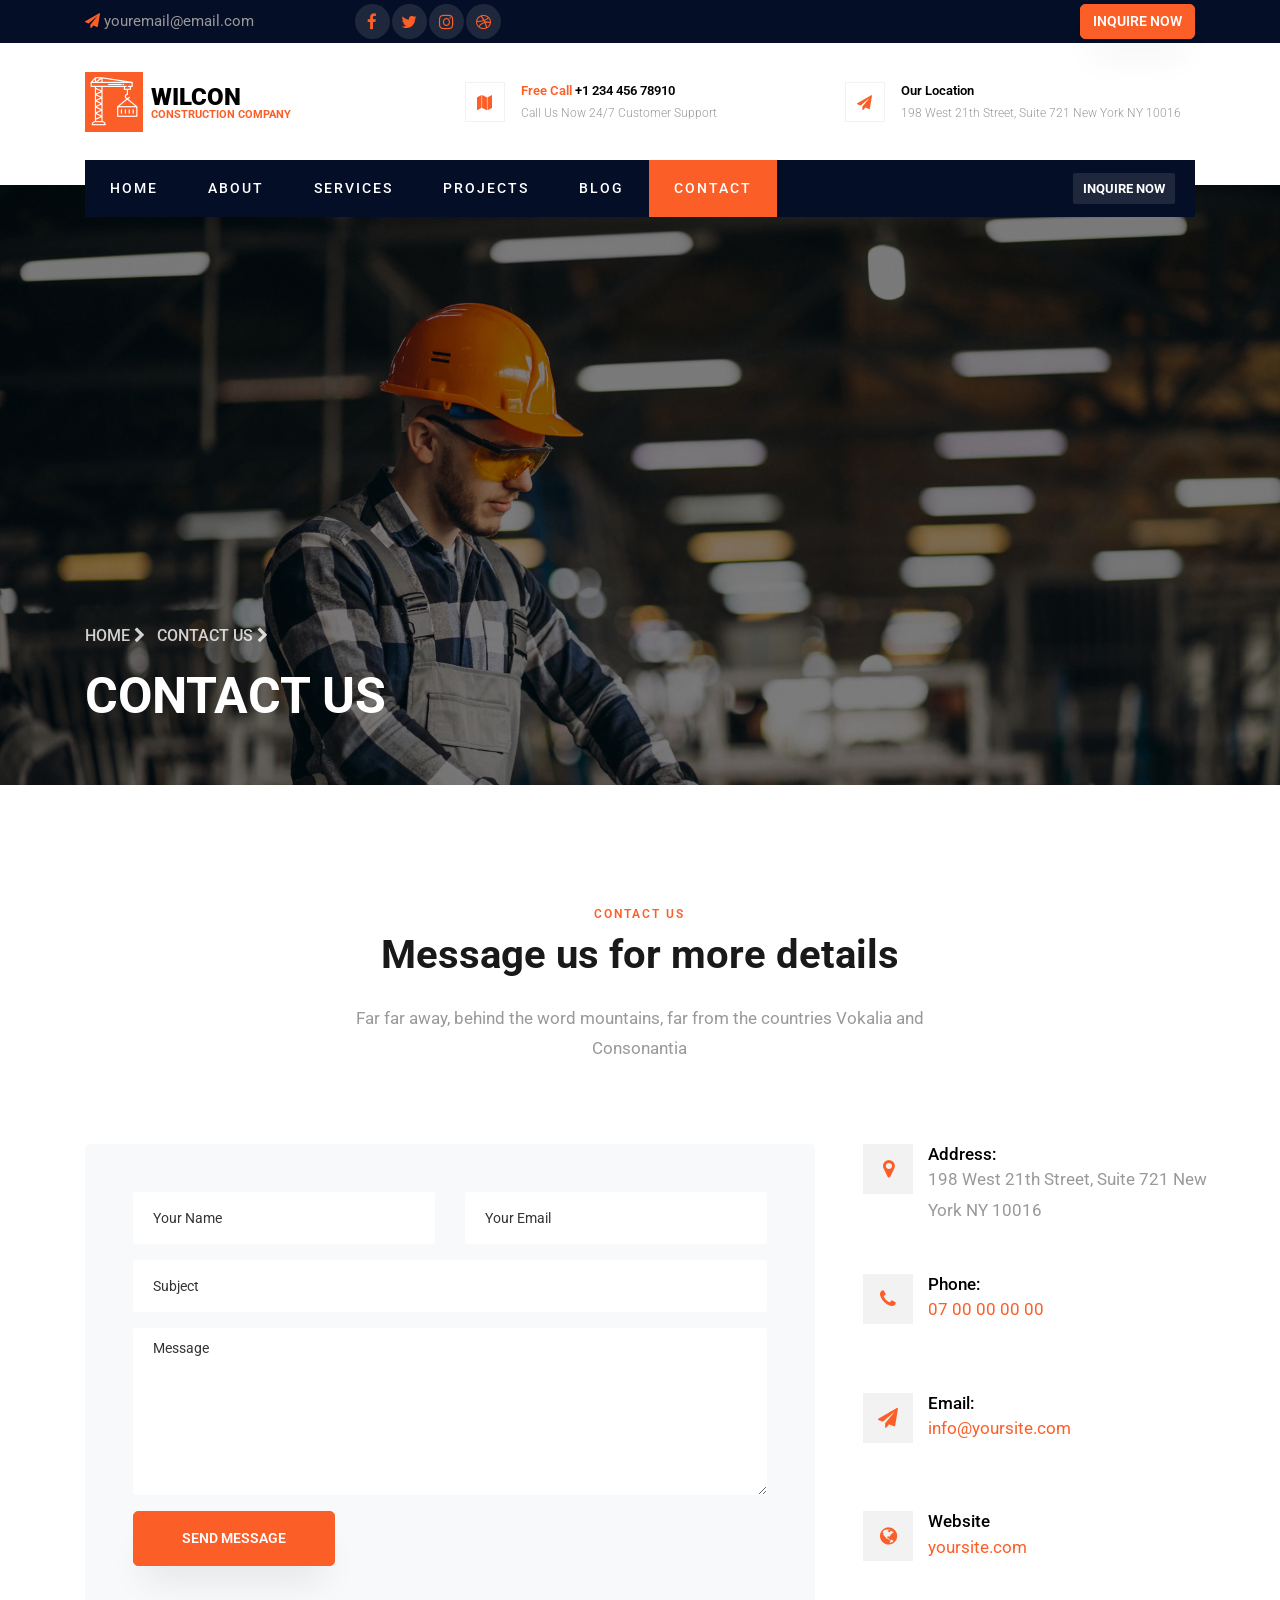
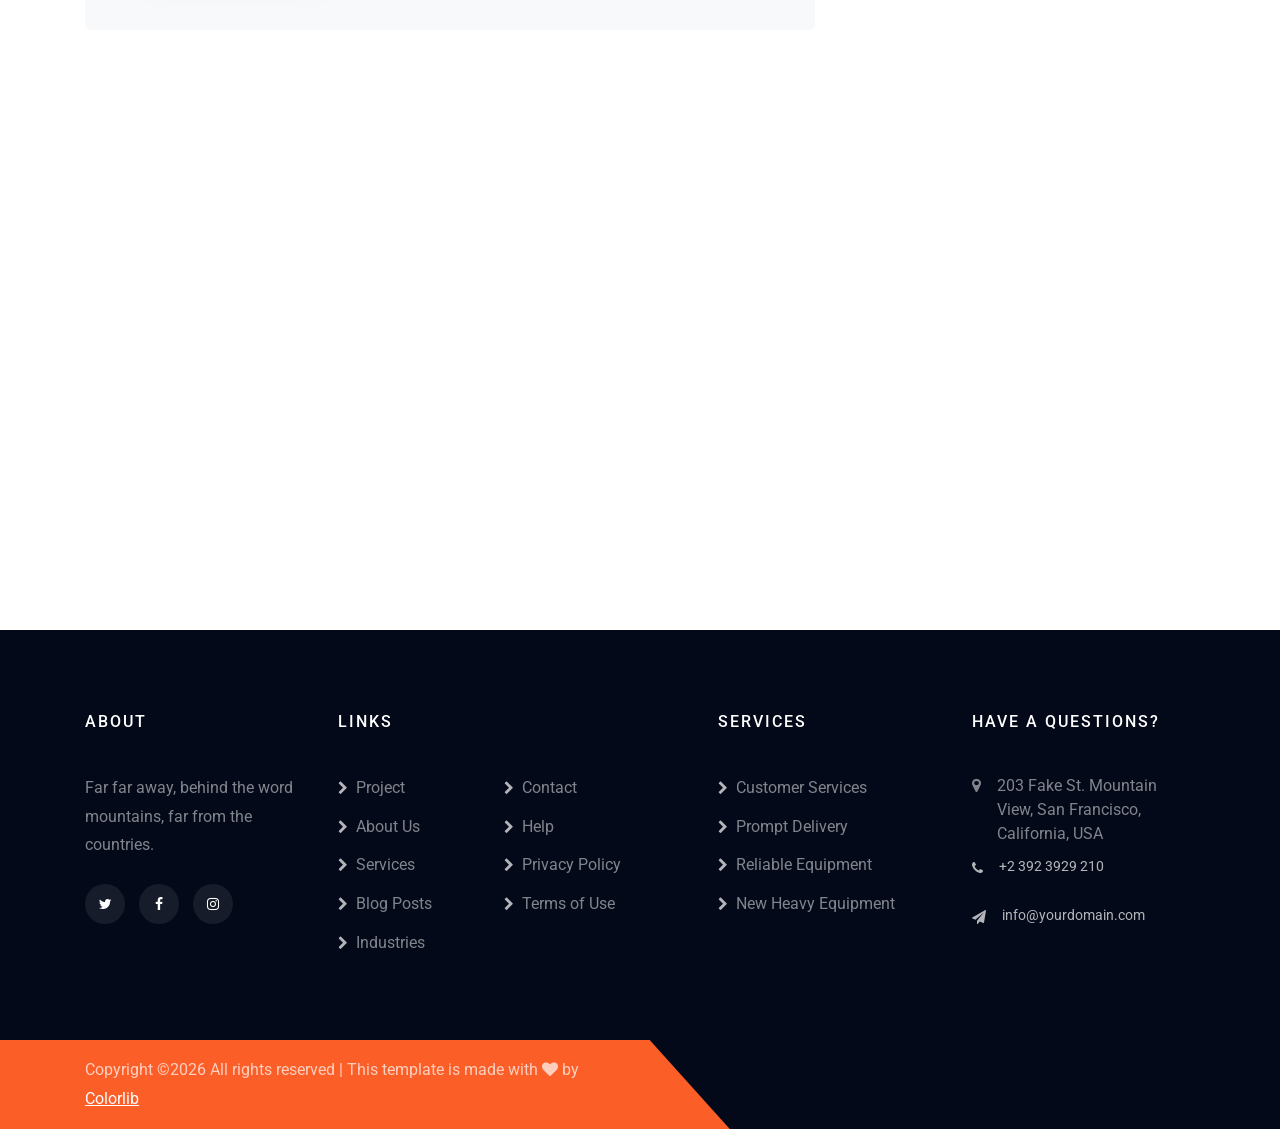
<file: contact.html>
<!DOCTYPE html>
<html lang="en">
<head>
	<title>Wilcon - Free Bootstrap 4 Template by Colorlib</title>
	<meta charset="utf-8">
	<meta name="viewport" content="width=device-width, initial-scale=1, shrink-to-fit=no">
	<meta name="google-maps-api-key" content="">
	
	<link href="https://fonts.googleapis.com/css2?family=Roboto:wght@300;400;500;700;900&display=swap" rel="stylesheet">

	<link rel="stylesheet" href="https://stackpath.bootstrapcdn.com/font-awesome/4.7.0/css/font-awesome.min.css">

	<link rel="stylesheet" href="css/animate.css">
	
	<link rel="stylesheet" href="css/owl.carousel.min.css">
	<link rel="stylesheet" href="css/owl.theme.default.min.css">
	<link rel="stylesheet" href="css/magnific-popup.css">

	<link rel="stylesheet" href="css/bootstrap-datepicker.css">
	<link rel="stylesheet" href="css/jquery.timepicker.css">
	
	<link rel="stylesheet" href="css/flaticon.css">
	<link rel="stylesheet" href="css/style.css">
</head>
<body>
	<div class="py-1 top">
		<div class="container">
			<div class="row">
				<div class="col-sm text-center text-md-left mb-md-0 mb-2 pr-md-4 d-flex topper align-items-center">
					<p class="mb-0 w-100">
						<span class="fa fa-paper-plane"></span>
						<span class="text">youremail@email.com</span>
					</p>
				</div>
				<div class="col-sm justify-content-center d-flex mb-md-0 mb-2">
					<div class="social-media">
						<p class="mb-0 d-flex">
							<a href="#" class="d-flex align-items-center justify-content-center"><span class="fa fa-facebook"><i class="sr-only">Facebook</i></span></a>
							<a href="#" class="d-flex align-items-center justify-content-center"><span class="fa fa-twitter"><i class="sr-only">Twitter</i></span></a>
							<a href="#" class="d-flex align-items-center justify-content-center"><span class="fa fa-instagram"><i class="sr-only">Instagram</i></span></a>
							<a href="#" class="d-flex align-items-center justify-content-center"><span class="fa fa-dribbble"><i class="sr-only">Dribbble</i></span></a>
						</p>
					</div>
				</div>
				<div class="col-sm-12 col-md-6 col-lg-7 d-flex topper align-items-center text-lg-right justify-content-end">
					<p class="mb-0 register-link"><a href="#" class="btn btn-primary" data-toggle="modal" data-target="#exampleModalCenter">Inquire Now</a></p>
				</div>
			</div>
		</div>
	</div>
	<div class="pt-4 pb-5">
		<div class="container">
			<div class="row d-flex align-items-start align-items-center px-3 px-md-0">
				<div class="col-md-4 d-flex mb-2 mb-md-0">
					<a class="navbar-brand d-flex align-items-center" href="index.html">
						<span class="flaticon flaticon-crane"></span>
						<span class="ml-2">Wilcon <small>Construction Company</small></span>
					</a>
				</div>
				<div class="col-md-4 d-flex topper mb-md-0 mb-2 align-items-center">
					<div class="icon d-flex justify-content-center align-items-center">
						<span class="fa fa-map"></span>
					</div>
					<div class="pr-md-4 pl-md-3 pl-3 text">
						<p class="con"><span>Free Call</span> <span>+1 234 456 78910</span></p>
						<p class="con">Call Us Now 24/7 Customer Support</p>
					</div>
				</div>
				<div class="col-md-4 d-flex topper mb-md-0 align-items-center">
					<div class="icon d-flex justify-content-center align-items-center"><span class="fa fa-paper-plane"></span>
					</div>
					<div class="text pl-3 pl-md-3">
						<p class="hr"><span>Our Location</span></p>
						<p class="con">198 West 21th Street, Suite 721 New York NY 10016</p>
					</div>
				</div>
			</div>
		</div>
	</div>
	<nav class="navbar navbar-expand-lg navbar-dark bg-dark ftco-navbar-light" id="ftco-navbar">
		<div class="container d-flex align-items-center">
			<button class="navbar-toggler" type="button" data-toggle="collapse" data-target="#ftco-nav" aria-controls="ftco-nav" aria-expanded="false" aria-label="Toggle navigation">
				<span class="fa fa-bars"></span> Menu
			</button>
			<div class="collapse navbar-collapse" id="ftco-nav">
				<ul class="navbar-nav mr-auto">
					<li class="nav-item"><a href="index.html" class="nav-link">Home</a></li>
					<li class="nav-item"><a href="about.html" class="nav-link">About</a></li>
					<li class="nav-item"><a href="services.html" class="nav-link">Services</a></li>
					<li class="nav-item"><a href="project.html" class="nav-link">Projects</a></li>
					<li class="nav-item"><a href="blog.html" class="nav-link">Blog</a></li>
					<li class="nav-item active"><a href="contact.html" class="nav-link">Contact</a></li>
				</ul>
				<a href="#" class="btn-custom" data-toggle="modal" data-target="#exampleModalCenter">Inquire Now</a>
			</div>
		</div>
	</nav>
	<!-- END nav -->
	
	<section class="hero-wrap hero-wrap-2" style="background-image: url('images/bg_2.jpg');" data-stellar-background-ratio="0.5">
		<div class="overlay"></div>
		<div class="container">
			<div class="row no-gutters slider-text align-items-end justify-content-start">
				<div class="col-md-9 ftco-animate pb-5">
					<p class="breadcrumbs"><span class="mr-2"><a href="index.html">Home <i class="fa fa-chevron-right"></i></a></span> <span>Contact us <i class="fa fa-chevron-right"></i></span></p>
					<h1 class="mb-3 bread">Contact us</h1>
				</div>
			</div>
		</div>
	</section>

	<section class="ftco-section contact-section ftco-no-pb" id="contact-section">
		<div class="container">
			<div class="row justify-content-center mb-5 pb-3">
				<div class="col-md-7 heading-section text-center ftco-animate">
					<span class="subheading">Contact us</span>
					<h2 class="mb-4">Message us for more details</h2>
					<p>Far far away, behind the word mountains, far from the countries Vokalia and Consonantia</p>
				</div>
			</div>

			<div class="row block-9">
				<div class="col-md-8">
					<form action="#" class="p-4 p-md-5 contact-form">
						<div class="row">
							<div class="col-md-6">
								<div class="form-group">
									<input type="text" class="form-control" placeholder="Your Name">
								</div>
							</div>
							<div class="col-md-6">
								<div class="form-group">
									<input type="text" class="form-control" placeholder="Your Email">
								</div>
							</div>
							<div class="col-md-12">
								<div class="form-group">
									<input type="text" class="form-control" placeholder="Subject">
								</div>
							</div>
							<div class="col-md-12">
								<div class="form-group">
									<textarea name="" id="" cols="30" rows="7" class="form-control" placeholder="Message"></textarea>
								</div>
							</div>
							<div class="col-md-12">
								<div class="form-group">
									<input type="submit" value="Send Message" class="btn btn-primary py-3 px-5">
								</div>
							</div>
						</div>
					</form>
					
				</div>

				<div class="col-md-4 d-flex pl-md-5">
					<div class="row">
						<div class="dbox w-100 d-flex ftco-animate">
							<div class="icon d-flex align-items-center justify-content-center">
								<span class="fa fa-map-marker"></span>
							</div>
							<div class="text">
								<p><span>Address:</span> 198 West 21th Street, Suite 721 New York NY 10016</p>
							</div>
						</div>
						<div class="dbox w-100 d-flex ftco-animate">
							<div class="icon d-flex align-items-center justify-content-center">
								<span class="fa fa-phone"></span>
							</div>
							<div class="text">
								<p><span>Phone:</span> <a href="tel:+33700000000">07 00 00 00 00</a></p>
							</div>
						</div>
						<div class="dbox w-100 d-flex ftco-animate">
							<div class="icon d-flex align-items-center justify-content-center">
								<span class="fa fa-paper-plane"></span>
							</div>
							<div class="text">
								<p><span>Email:</span> <a href="mailto:info@yoursite.com">info@yoursite.com</a></p>
							</div>
						</div>
						<div class="dbox w-100 d-flex ftco-animate">
							<div class="icon d-flex align-items-center justify-content-center">
								<span class="fa fa-globe"></span>
							</div>
							<div class="text">
								<p><span>Website</span> <a href="#">yoursite.com</a></p>
							</div>
						</div>
					</div>
				</div>
				<div class="col-md-12">
					<div id="map" class="map"></div>
				</div>
			</div>
		</div>
	</section>

	<footer class="ftco-footer">
		<div class="container mb-5 pb-4">
			<div class="row">
				<div class="col-lg col-md-6">
					<div class="ftco-footer-widget">
						<h2 class="ftco-heading-2 d-flex align-items-center">About</h2>
						<p>Far far away, behind the word mountains, far from the countries.</p>
						<ul class="ftco-footer-social list-unstyled mt-4">
							<li><a href="#"><span class="fa fa-twitter"></span></a></li>
							<li><a href="#"><span class="fa fa-facebook"></span></a></li>
							<li><a href="#"><span class="fa fa-instagram"></span></a></li>
						</ul>
					</div>
				</div>

				<div class="col-lg-4 col-md-6">
					<div class="ftco-footer-widget">
						<h2 class="ftco-heading-2">Links</h2>
						<div class="d-flex">
							<ul class="list-unstyled mr-md-4">
								<li><a href="#"><span class="fa fa-chevron-right mr-2"></span>Project</a></li>
								<li><a href="#"><span class="fa fa-chevron-right mr-2"></span>About Us</a></li>
								<li><a href="#"><span class="fa fa-chevron-right mr-2"></span>Services</a></li>
								<li><a href="#"><span class="fa fa-chevron-right mr-2"></span>Blog Posts</a></li>
								<li><a href="#"><span class="fa fa-chevron-right mr-2"></span>Industries</a></li>
							</ul>
							<ul class="list-unstyled ml-md-5">
								<li><a href="#"><span class="fa fa-chevron-right mr-2"></span>Contact</a></li>
								<li><a href="#"><span class="fa fa-chevron-right mr-2"></span>Help</a></li>
								<li><a href="#"><span class="fa fa-chevron-right mr-2"></span>Privacy Policy</a></li>
								<li><a href="#"><span class="fa fa-chevron-right mr-2"></span>Terms of Use</a></li>
							</ul>
						</div>
					</div>
				</div>

				<div class="col-lg col-md-6">
					<div class="ftco-footer-widget">
						<h2 class="ftco-heading-2">Services</h2>
						<ul class="list-unstyled">
							<li><a href="#"><span class="fa fa-chevron-right mr-2"></span>Customer Services</a></li>
							<li><a href="#"><span class="fa fa-chevron-right mr-2"></span>Prompt Delivery</a></li>
							<li><a href="#"><span class="fa fa-chevron-right mr-2"></span>Reliable Equipment</a></li>
							<li><a href="#"><span class="fa fa-chevron-right mr-2"></span>New Heavy Equipment</a></li>
						</ul>
					</div>
				</div>

				<div class="col-lg col-md-6">
					<div class="ftco-footer-widget">
						<h2 class="ftco-heading-2">Have a Questions?</h2>
						<div class="block-23 mb-3">
							<ul>
								<li><span class="fa fa-map-marker mr-3"></span><span class="text">203 Fake St. Mountain View, San Francisco, California, USA</span></li>
								<li><a href="#"><span class="fa fa-phone mr-3"></span><span class="text">+2 392 3929 210</span></a></li>
								<li><a href="#"><span class="fa fa-paper-plane mr-3"></span><span class="text">info@yourdomain.com</span></a></li>
							</ul>
						</div>
					</div>
				</div>
			</div>
		</div>
		<div class="container-fluid bg-primary">
			<div class="container">
				<div class="row">
					<div class="col-md-6 aside-stretch py-3">
						
						<p class="mb-0"><!-- Link back to Colorlib can't be removed. Template is licensed under CC BY 3.0. -->
							Copyright &copy;<script>document.write(new Date().getFullYear());</script> All rights reserved | This template is made with <i class="fa fa-heart" aria-hidden="true"></i> by <a href="https://colorlib.com" target="_blank">Colorlib</a>
							<!-- Link back to Colorlib can't be removed. Template is licensed under CC BY 3.0. --></p>
						</div>
					</div>
				</div>
			</div>
		</footer>
		
		<div class="modal fade" id="exampleModalCenter" tabindex="-1" role="dialog" aria-labelledby="exampleModalCenterTitle" aria-hidden="true">
			<div class="modal-dialog modal-dialog-centered" role="document">
				<div class="modal-content">
					<div class="modal-header">
						<button type="button" class="close d-flex align-items-center justify-content-center" data-dismiss="modal" aria-label="Close">
							<span aria-hidden="true" class="fa fa-close"></span>
						</button>
					</div>
					<div class="modal-body p-4 p-md-5">
						<form action="#" class="appointment-form ftco-animate">
							<h3>Request Quote</h3>
							<div class="">
								<div class="form-group">
									<input type="text" class="form-control" placeholder="First Name">
								</div>
								<div class="form-group">
									<input type="text" class="form-control" placeholder="Last Name">
								</div>
								<div class="form-group">
									<input type="text" class="form-control" placeholder="Phone">
								</div>
							</div>
							<div class="">
								<div class="form-group">
									<div class="form-field">
										<div class="select-wrap">
											<div class="icon"><span class="fa fa-chevron-down"></span></div>
											<select name="" id="" class="form-control">
												<option value="">Select Your Services</option>
												<option value="">Architecture</option>
												<option value="">Renovation</option>
												<option value="">Construction</option>
												<option value="">Interior &amp; Exterior</option>
												<option value="">Chemical Research</option>
												<option value="">Petroleum &amp; Gas</option>
												<option value="">Other Services</option>
											</select>
										</div>
									</div>
								</div>
							</div>
							<div class="">
								<div class="form-group">
									<textarea name="" id="" cols="30" rows="4" class="form-control" placeholder="Message"></textarea>
								</div>
								<div class="form-group">
									<input type="submit" value="Request A Quote" class="btn btn-primary py-3 px-4">
								</div>
							</div>
						</form>
					</div>
				</div>
			</div>
		</div>

		<!-- loader -->
		<div id="ftco-loader" class="show fullscreen"><svg class="circular" width="48px" height="48px"><circle class="path-bg" cx="24" cy="24" r="22" fill="none" stroke-width="4" stroke="#eeeeee"/><circle class="path" cx="24" cy="24" r="22" fill="none" stroke-width="4" stroke-miterlimit="10" stroke="#F96D00"/></svg></div>

		<script src="js/jquery.min.js"></script>
		<script src="js/jquery-migrate-3.0.1.min.js"></script>
		<script src="js/popper.min.js"></script>
		<script src="js/bootstrap.min.js"></script>
		<script src="js/jquery.easing.1.3.js"></script>
		<script src="js/jquery.waypoints.min.js"></script>
		<script src="js/jquery.stellar.min.js"></script>
		<script src="js/owl.carousel.min.js"></script>
		<script src="js/jquery.magnific-popup.min.js"></script>
		<script src="js/jquery.animateNumber.min.js"></script>
		<script src="js/bootstrap-datepicker.js"></script>
		<script src="js/jquery.timepicker.min.js"></script>
		<script src="js/scrollax.min.js"></script>
		<script src="js/google-map.js"></script>
		<script src="js/google-maps-loader.js"></script>
		
		<script src="js/main.js"></script>
		
	</body>
	</html>
</file>
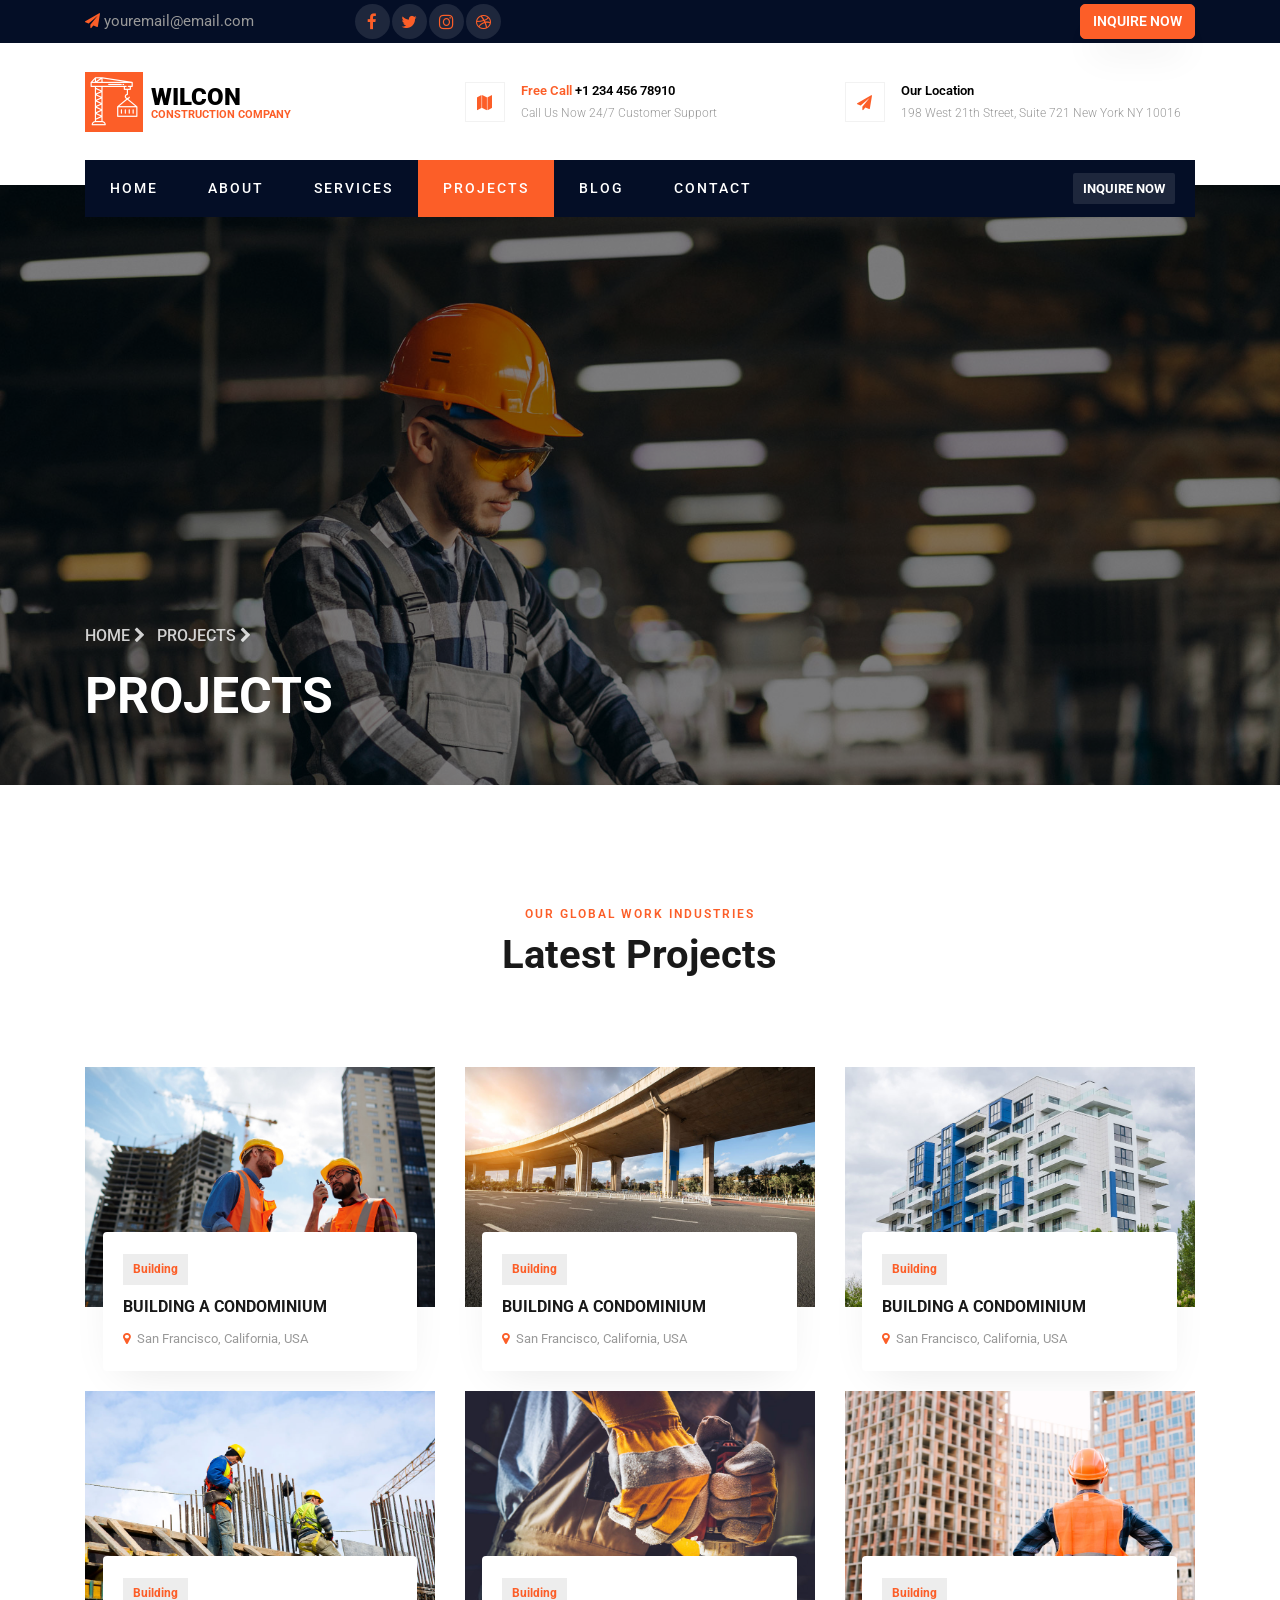
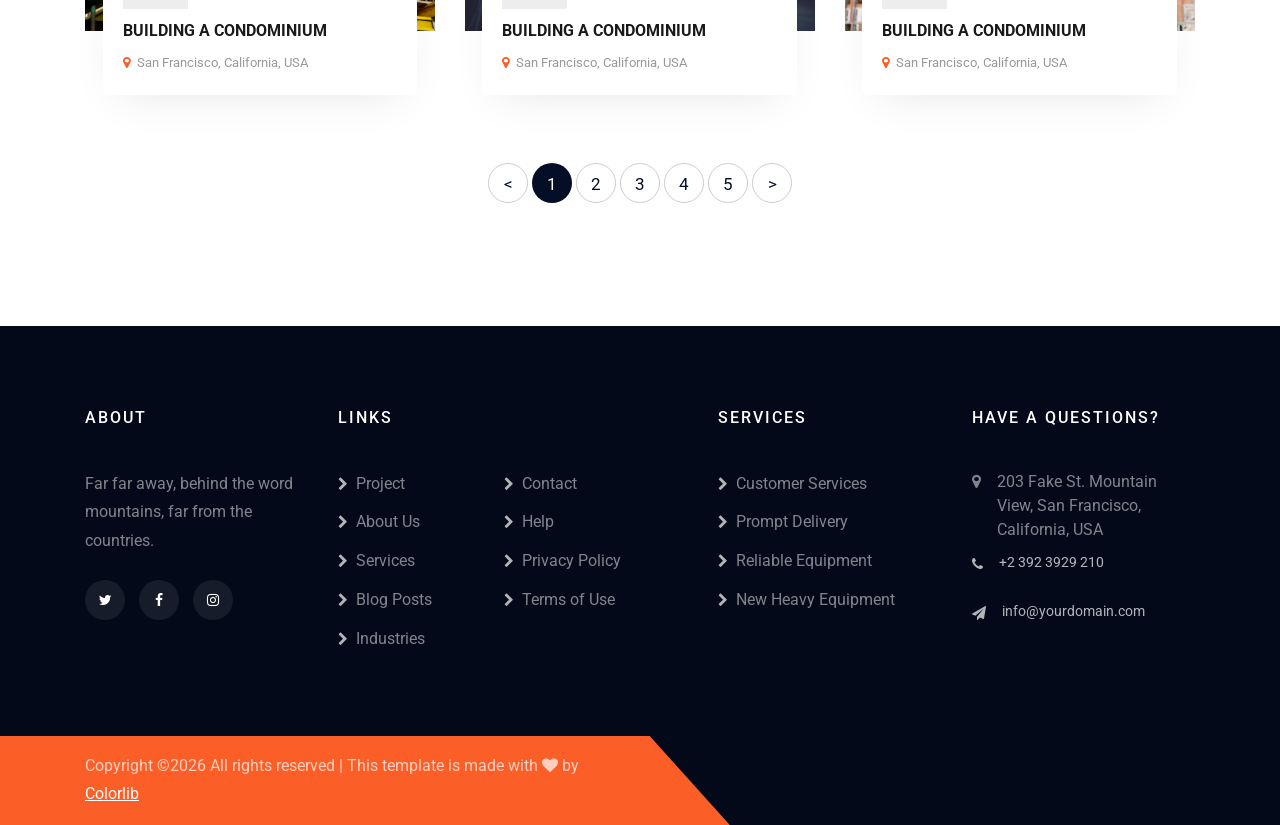
<file: project.html>
<!DOCTYPE html>
<html lang="en">
<head>
	<title>Wilcon - Free Bootstrap 4 Template by Colorlib</title>
	<meta charset="utf-8">
	<meta name="viewport" content="width=device-width, initial-scale=1, shrink-to-fit=no">
	<meta name="google-maps-api-key" content="">
	
	<link href="https://fonts.googleapis.com/css2?family=Roboto:wght@300;400;500;700;900&display=swap" rel="stylesheet">

	<link rel="stylesheet" href="https://stackpath.bootstrapcdn.com/font-awesome/4.7.0/css/font-awesome.min.css">

	<link rel="stylesheet" href="css/animate.css">
	
	<link rel="stylesheet" href="css/owl.carousel.min.css">
	<link rel="stylesheet" href="css/owl.theme.default.min.css">
	<link rel="stylesheet" href="css/magnific-popup.css">

	<link rel="stylesheet" href="css/bootstrap-datepicker.css">
	<link rel="stylesheet" href="css/jquery.timepicker.css">
	
	<link rel="stylesheet" href="css/flaticon.css">
	<link rel="stylesheet" href="css/style.css">
</head>
<body>
	<div class="py-1 top">
		<div class="container">
			<div class="row">
				<div class="col-sm text-center text-md-left mb-md-0 mb-2 pr-md-4 d-flex topper align-items-center">
					<p class="mb-0 w-100">
						<span class="fa fa-paper-plane"></span>
						<span class="text">youremail@email.com</span>
					</p>
				</div>
				<div class="col-sm justify-content-center d-flex mb-md-0 mb-2">
					<div class="social-media">
						<p class="mb-0 d-flex">
							<a href="#" class="d-flex align-items-center justify-content-center"><span class="fa fa-facebook"><i class="sr-only">Facebook</i></span></a>
							<a href="#" class="d-flex align-items-center justify-content-center"><span class="fa fa-twitter"><i class="sr-only">Twitter</i></span></a>
							<a href="#" class="d-flex align-items-center justify-content-center"><span class="fa fa-instagram"><i class="sr-only">Instagram</i></span></a>
							<a href="#" class="d-flex align-items-center justify-content-center"><span class="fa fa-dribbble"><i class="sr-only">Dribbble</i></span></a>
						</p>
					</div>
				</div>
				<div class="col-sm-12 col-md-6 col-lg-7 d-flex topper align-items-center text-lg-right justify-content-end">
					<p class="mb-0 register-link"><a href="#" class="btn btn-primary" data-toggle="modal" data-target="#exampleModalCenter">Inquire Now</a></p>
				</div>
			</div>
		</div>
	</div>
	<div class="pt-4 pb-5">
		<div class="container">
			<div class="row d-flex align-items-start align-items-center px-3 px-md-0">
				<div class="col-md-4 d-flex mb-2 mb-md-0">
					<a class="navbar-brand d-flex align-items-center" href="index.html">
						<span class="flaticon flaticon-crane"></span>
						<span class="ml-2">Wilcon <small>Construction Company</small></span>
					</a>
				</div>
				<div class="col-md-4 d-flex topper mb-md-0 mb-2 align-items-center">
					<div class="icon d-flex justify-content-center align-items-center">
						<span class="fa fa-map"></span>
					</div>
					<div class="pr-md-4 pl-md-3 pl-3 text">
						<p class="con"><span>Free Call</span> <span>+1 234 456 78910</span></p>
						<p class="con">Call Us Now 24/7 Customer Support</p>
					</div>
				</div>
				<div class="col-md-4 d-flex topper mb-md-0 align-items-center">
					<div class="icon d-flex justify-content-center align-items-center"><span class="fa fa-paper-plane"></span>
					</div>
					<div class="text pl-3 pl-md-3">
						<p class="hr"><span>Our Location</span></p>
						<p class="con">198 West 21th Street, Suite 721 New York NY 10016</p>
					</div>
				</div>
			</div>
		</div>
	</div>
	<nav class="navbar navbar-expand-lg navbar-dark bg-dark ftco-navbar-light" id="ftco-navbar">
		<div class="container d-flex align-items-center">
			<button class="navbar-toggler" type="button" data-toggle="collapse" data-target="#ftco-nav" aria-controls="ftco-nav" aria-expanded="false" aria-label="Toggle navigation">
				<span class="fa fa-bars"></span> Menu
			</button>
			<div class="collapse navbar-collapse" id="ftco-nav">
				<ul class="navbar-nav mr-auto">
					<li class="nav-item"><a href="index.html" class="nav-link">Home</a></li>
					<li class="nav-item"><a href="about.html" class="nav-link">About</a></li>
					<li class="nav-item"><a href="services.html" class="nav-link">Services</a></li>
					<li class="nav-item active"><a href="project.html" class="nav-link">Projects</a></li>
					<li class="nav-item"><a href="blog.html" class="nav-link">Blog</a></li>
					<li class="nav-item"><a href="contact.html" class="nav-link">Contact</a></li>
				</ul>
				<a href="#" class="btn-custom" data-toggle="modal" data-target="#exampleModalCenter">Inquire Now</a>
			</div>
		</div>
	</nav>
	<!-- END nav -->
	
	<section class="hero-wrap hero-wrap-2" style="background-image: url('images/bg_2.jpg');" data-stellar-background-ratio="0.5">
		<div class="overlay"></div>
		<div class="container">
			<div class="row no-gutters slider-text align-items-end justify-content-start">
				<div class="col-md-9 ftco-animate pb-5">
					<p class="breadcrumbs"><span class="mr-2"><a href="index.html">Home <i class="fa fa-chevron-right"></i></a></span> <span>Projects <i class="fa fa-chevron-right"></i></span></p>
					<h1 class="mb-3 bread">Projects</h1>
				</div>
			</div>
		</div>
	</section>

	<section class="ftco-section">
		<div class="container">
			<div class="row justify-content-center mb-5 pb-3">
				<div class="col-md-7 text-center heading-section ftco-animate">
					<span class="subheading">Our Global Work Industries</span>
					<h2 class="mb-4">Latest Projects</h2>
				</div>
			</div>
			<div class="row">
				<div class="col-md-4">
					<div class="project">
						<a href="images/project-1.jpg" class="img image-popup d-flex align-items-center" style="background-image: url(images/project-1.jpg);">
							<div class="icon d-flex align-items-center justify-content-center mb-5"><span class="fa fa-plus"></span></div>
						</a>
						<div class="text">
							<span class="subheading">Building</span>
							<h3>Building A Condominium</h3>
							<p><span class="fa fa-map-marker mr-1"></span> San Francisco, California, USA</p>
						</div>
					</div>
				</div>
				<div class="col-md-4">
					<div class="project">
						<a href="images/project-2.jpg" class="img image-popup d-flex align-items-center" style="background-image: url(images/project-2.jpg);">
							<div class="icon d-flex align-items-center justify-content-center mb-5"><span class="fa fa-plus"></span></div>
						</a>
						<div class="text">
							<span class="subheading">Building</span>
							<h3>Building A Condominium</h3>
							<p><span class="fa fa-map-marker mr-1"></span> San Francisco, California, USA</p>
						</div>
					</div>
				</div>
				<div class="col-md-4">
					<div class="project">
						<a href="images/project-3.jpg" class="img image-popup d-flex align-items-center" style="background-image: url(images/project-3.jpg);">
							<div class="icon d-flex align-items-center justify-content-center mb-5"><span class="fa fa-plus"></span></div>
						</a>
						<div class="text">
							<span class="subheading">Building</span>
							<h3>Building A Condominium</h3>
							<p><span class="fa fa-map-marker mr-1"></span> San Francisco, California, USA</p>
						</div>
					</div>
				</div>

				<div class="col-md-4">
					<div class="project">
						<a href="images/project-4.jpg" class="img image-popup d-flex align-items-center" style="background-image: url(images/project-4.jpg);">
							<div class="icon d-flex align-items-center justify-content-center mb-5"><span class="fa fa-plus"></span></div>
						</a>
						<div class="text">
							<span class="subheading">Building</span>
							<h3>Building A Condominium</h3>
							<p><span class="fa fa-map-marker mr-1"></span> San Francisco, California, USA</p>
						</div>
					</div>
				</div>
				<div class="col-md-4">
					<div class="project">
						<a href="images/project-5.jpg" class="img image-popup d-flex align-items-center" style="background-image: url(images/project-5.jpg);">
							<div class="icon d-flex align-items-center justify-content-center mb-5"><span class="fa fa-plus"></span></div>
						</a>
						<div class="text">
							<span class="subheading">Building</span>
							<h3>Building A Condominium</h3>
							<p><span class="fa fa-map-marker mr-1"></span> San Francisco, California, USA</p>
						</div>
					</div>
				</div>
				<div class="col-md-4">
					<div class="project">
						<a href="images/project-6.jpg" class="img image-popup d-flex align-items-center" style="background-image: url(images/project-6.jpg);">
							<div class="icon d-flex align-items-center justify-content-center mb-5"><span class="fa fa-plus"></span></div>
						</a>
						<div class="text">
							<span class="subheading">Building</span>
							<h3>Building A Condominium</h3>
							<p><span class="fa fa-map-marker mr-1"></span> San Francisco, California, USA</p>
						</div>
					</div>
				</div>
			</div>
			<div class="row mt-5">
				<div class="col text-center">
					<div class="block-27">
						<ul>
							<li><a href="#">&lt;</a></li>
							<li class="active"><span>1</span></li>
							<li><a href="#">2</a></li>
							<li><a href="#">3</a></li>
							<li><a href="#">4</a></li>
							<li><a href="#">5</a></li>
							<li><a href="#">&gt;</a></li>
						</ul>
					</div>
				</div>
			</div>
		</div>
	</section>

	<footer class="ftco-footer">
		<div class="container mb-5 pb-4">
			<div class="row">
				<div class="col-lg col-md-6">
					<div class="ftco-footer-widget">
						<h2 class="ftco-heading-2 d-flex align-items-center">About</h2>
						<p>Far far away, behind the word mountains, far from the countries.</p>
						<ul class="ftco-footer-social list-unstyled mt-4">
							<li><a href="#"><span class="fa fa-twitter"></span></a></li>
							<li><a href="#"><span class="fa fa-facebook"></span></a></li>
							<li><a href="#"><span class="fa fa-instagram"></span></a></li>
						</ul>
					</div>
				</div>

				<div class="col-lg-4 col-md-6">
					<div class="ftco-footer-widget">
						<h2 class="ftco-heading-2">Links</h2>
						<div class="d-flex">
							<ul class="list-unstyled mr-md-4">
								<li><a href="#"><span class="fa fa-chevron-right mr-2"></span>Project</a></li>
								<li><a href="#"><span class="fa fa-chevron-right mr-2"></span>About Us</a></li>
								<li><a href="#"><span class="fa fa-chevron-right mr-2"></span>Services</a></li>
								<li><a href="#"><span class="fa fa-chevron-right mr-2"></span>Blog Posts</a></li>
								<li><a href="#"><span class="fa fa-chevron-right mr-2"></span>Industries</a></li>
							</ul>
							<ul class="list-unstyled ml-md-5">
								<li><a href="#"><span class="fa fa-chevron-right mr-2"></span>Contact</a></li>
								<li><a href="#"><span class="fa fa-chevron-right mr-2"></span>Help</a></li>
								<li><a href="#"><span class="fa fa-chevron-right mr-2"></span>Privacy Policy</a></li>
								<li><a href="#"><span class="fa fa-chevron-right mr-2"></span>Terms of Use</a></li>
							</ul>
						</div>
					</div>
				</div>

				<div class="col-lg col-md-6">
					<div class="ftco-footer-widget">
						<h2 class="ftco-heading-2">Services</h2>
						<ul class="list-unstyled">
							<li><a href="#"><span class="fa fa-chevron-right mr-2"></span>Customer Services</a></li>
							<li><a href="#"><span class="fa fa-chevron-right mr-2"></span>Prompt Delivery</a></li>
							<li><a href="#"><span class="fa fa-chevron-right mr-2"></span>Reliable Equipment</a></li>
							<li><a href="#"><span class="fa fa-chevron-right mr-2"></span>New Heavy Equipment</a></li>
						</ul>
					</div>
				</div>

				<div class="col-lg col-md-6">
					<div class="ftco-footer-widget">
						<h2 class="ftco-heading-2">Have a Questions?</h2>
						<div class="block-23 mb-3">
							<ul>
								<li><span class="fa fa-map-marker mr-3"></span><span class="text">203 Fake St. Mountain View, San Francisco, California, USA</span></li>
								<li><a href="#"><span class="fa fa-phone mr-3"></span><span class="text">+2 392 3929 210</span></a></li>
								<li><a href="#"><span class="fa fa-paper-plane mr-3"></span><span class="text">info@yourdomain.com</span></a></li>
							</ul>
						</div>
					</div>
				</div>
			</div>
		</div>
		<div class="container-fluid bg-primary">
			<div class="container">
				<div class="row">
					<div class="col-md-6 aside-stretch py-3">
						
						<p class="mb-0"><!-- Link back to Colorlib can't be removed. Template is licensed under CC BY 3.0. -->
							Copyright &copy;<script>document.write(new Date().getFullYear());</script> All rights reserved | This template is made with <i class="fa fa-heart" aria-hidden="true"></i> by <a href="https://colorlib.com" target="_blank">Colorlib</a>
							<!-- Link back to Colorlib can't be removed. Template is licensed under CC BY 3.0. --></p>
						</div>
					</div>
				</div>
			</div>
		</footer>
		
		<div class="modal fade" id="exampleModalCenter" tabindex="-1" role="dialog" aria-labelledby="exampleModalCenterTitle" aria-hidden="true">
			<div class="modal-dialog modal-dialog-centered" role="document">
				<div class="modal-content">
					<div class="modal-header">
						<button type="button" class="close d-flex align-items-center justify-content-center" data-dismiss="modal" aria-label="Close">
							<span aria-hidden="true" class="fa fa-close"></span>
						</button>
					</div>
					<div class="modal-body p-4 p-md-5">
						<form action="#" class="appointment-form ftco-animate">
							<h3>Request Quote</h3>
							<div class="">
								<div class="form-group">
									<input type="text" class="form-control" placeholder="First Name">
								</div>
								<div class="form-group">
									<input type="text" class="form-control" placeholder="Last Name">
								</div>
								<div class="form-group">
									<input type="text" class="form-control" placeholder="Phone">
								</div>
							</div>
							<div class="">
								<div class="form-group">
									<div class="form-field">
										<div class="select-wrap">
											<div class="icon"><span class="fa fa-chevron-down"></span></div>
											<select name="" id="" class="form-control">
												<option value="">Select Your Services</option>
												<option value="">Architecture</option>
												<option value="">Renovation</option>
												<option value="">Construction</option>
												<option value="">Interior &amp; Exterior</option>
												<option value="">Chemical Research</option>
												<option value="">Petroleum &amp; Gas</option>
												<option value="">Other Services</option>
											</select>
										</div>
									</div>
								</div>
							</div>
							<div class="">
								<div class="form-group">
									<textarea name="" id="" cols="30" rows="4" class="form-control" placeholder="Message"></textarea>
								</div>
								<div class="form-group">
									<input type="submit" value="Request A Quote" class="btn btn-primary py-3 px-4">
								</div>
							</div>
						</form>
					</div>
				</div>
			</div>
		</div>
		

		<!-- loader -->
		<div id="ftco-loader" class="show fullscreen"><svg class="circular" width="48px" height="48px"><circle class="path-bg" cx="24" cy="24" r="22" fill="none" stroke-width="4" stroke="#eeeeee"/><circle class="path" cx="24" cy="24" r="22" fill="none" stroke-width="4" stroke-miterlimit="10" stroke="#F96D00"/></svg></div>

		<script src="js/jquery.min.js"></script>
		<script src="js/jquery-migrate-3.0.1.min.js"></script>
		<script src="js/popper.min.js"></script>
		<script src="js/bootstrap.min.js"></script>
		<script src="js/jquery.easing.1.3.js"></script>
		<script src="js/jquery.waypoints.min.js"></script>
		<script src="js/jquery.stellar.min.js"></script>
		<script src="js/owl.carousel.min.js"></script>
		<script src="js/jquery.magnific-popup.min.js"></script>
		<script src="js/jquery.animateNumber.min.js"></script>
		<script src="js/bootstrap-datepicker.js"></script>
		<script src="js/jquery.timepicker.min.js"></script>
		<script src="js/scrollax.min.js"></script>
		<script src="js/google-map.js"></script>
		<script src="js/google-maps-loader.js"></script>
		
		<script src="js/main.js"></script>
		
	</body>
	</html>
</file>
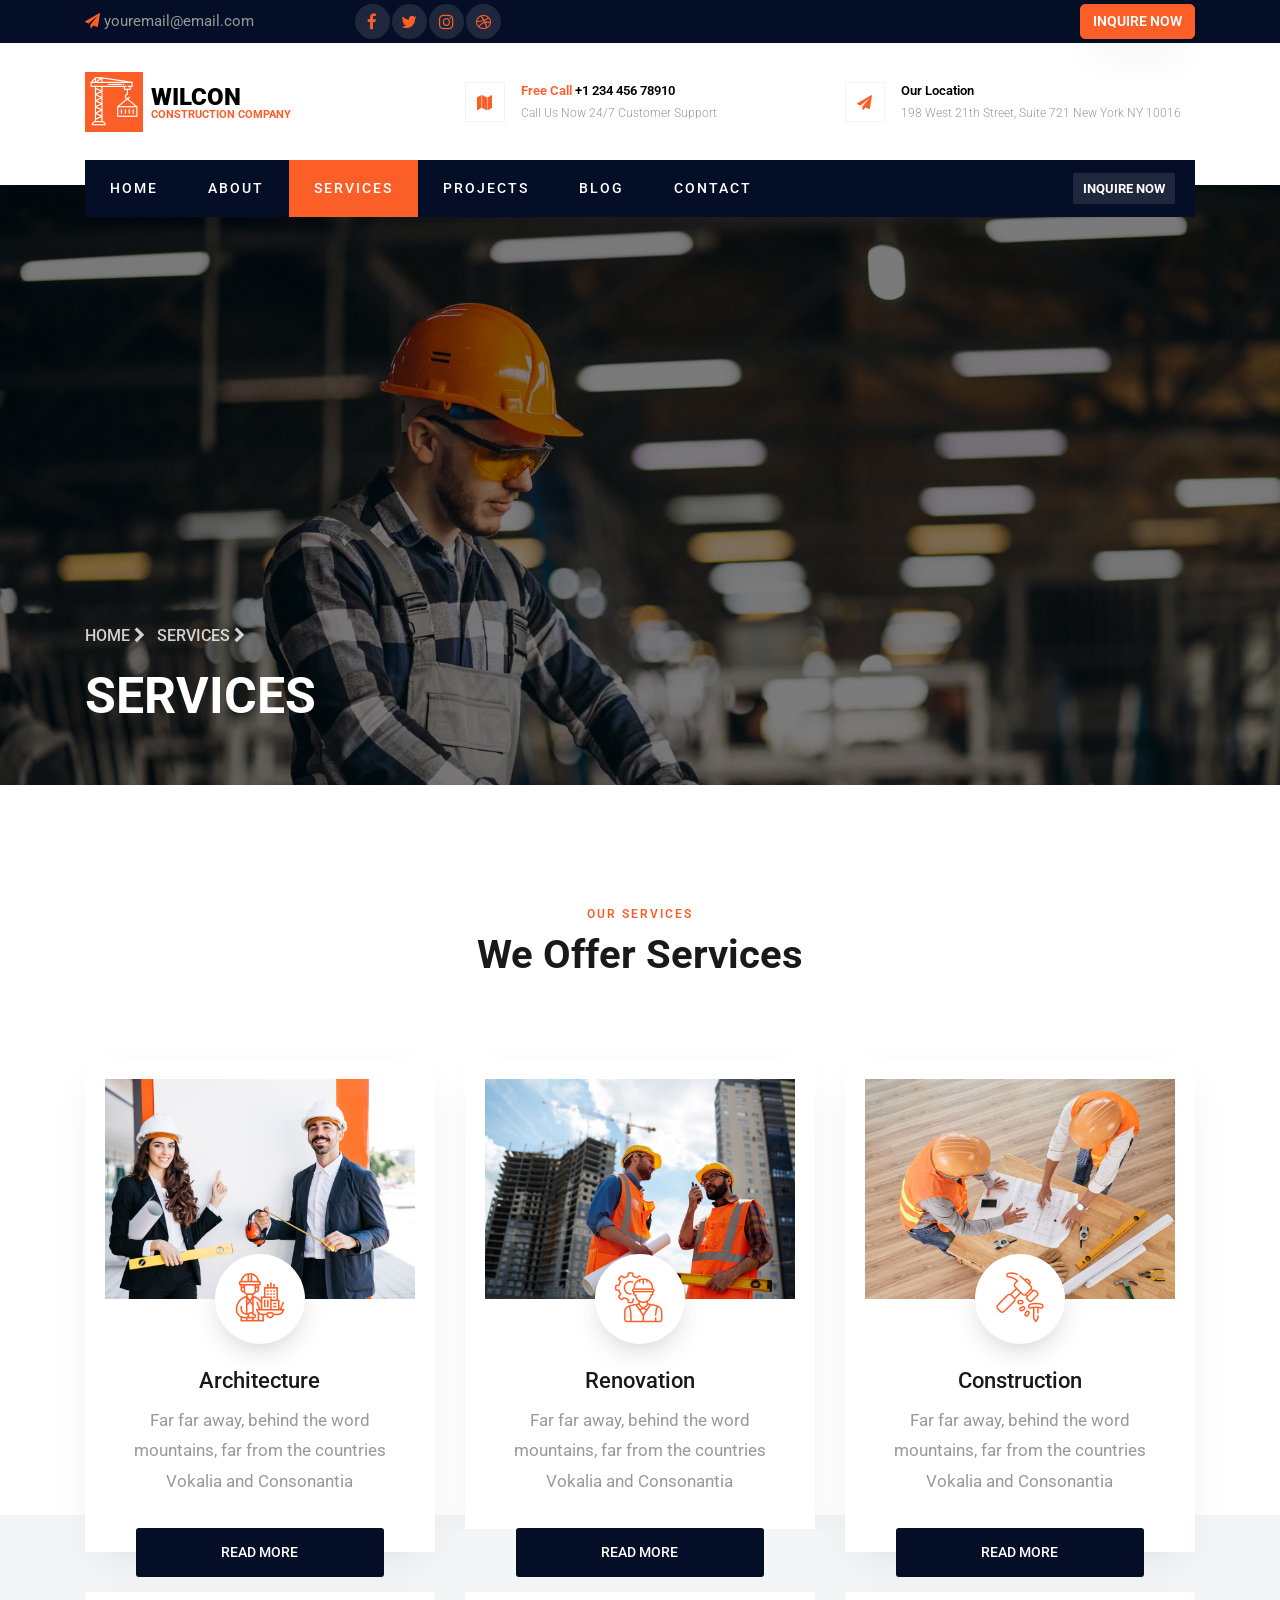
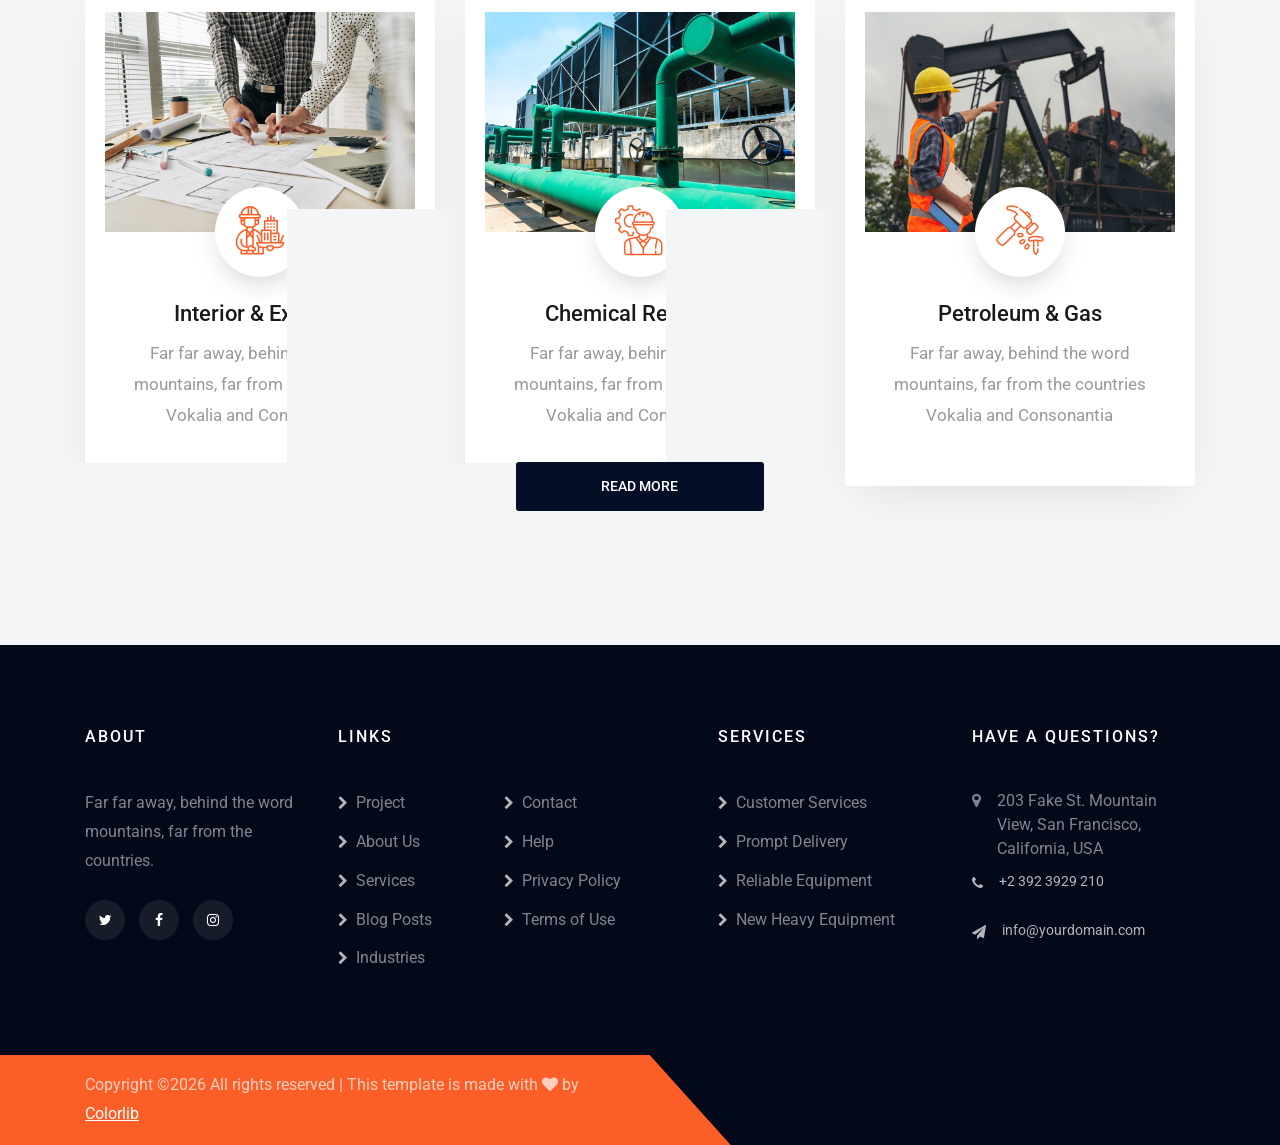
<file: services.html>
<!DOCTYPE html>
<html lang="en">
<head>
  <title>Wilcon - Free Bootstrap 4 Template by Colorlib</title>
  <meta charset="utf-8">
  <meta name="viewport" content="width=device-width, initial-scale=1, shrink-to-fit=no">
	<meta name="google-maps-api-key" content="">
  
  <link href="https://fonts.googleapis.com/css2?family=Roboto:wght@300;400;500;700;900&display=swap" rel="stylesheet">

  <link rel="stylesheet" href="https://stackpath.bootstrapcdn.com/font-awesome/4.7.0/css/font-awesome.min.css">

  <link rel="stylesheet" href="css/animate.css">
  
  <link rel="stylesheet" href="css/owl.carousel.min.css">
  <link rel="stylesheet" href="css/owl.theme.default.min.css">
  <link rel="stylesheet" href="css/magnific-popup.css">

  <link rel="stylesheet" href="css/bootstrap-datepicker.css">
  <link rel="stylesheet" href="css/jquery.timepicker.css">
  
  <link rel="stylesheet" href="css/flaticon.css">
  <link rel="stylesheet" href="css/style.css">
</head>
<body>
 <div class="py-1 top">
   <div class="container">
    <div class="row">
     <div class="col-sm text-center text-md-left mb-md-0 mb-2 pr-md-4 d-flex topper align-items-center">
      <p class="mb-0 w-100">
       <span class="fa fa-paper-plane"></span>
       <span class="text">youremail@email.com</span>
     </p>
   </div>
   <div class="col-sm justify-content-center d-flex mb-md-0 mb-2">
     <div class="social-media">
       <p class="mb-0 d-flex">
        <a href="#" class="d-flex align-items-center justify-content-center"><span class="fa fa-facebook"><i class="sr-only">Facebook</i></span></a>
        <a href="#" class="d-flex align-items-center justify-content-center"><span class="fa fa-twitter"><i class="sr-only">Twitter</i></span></a>
        <a href="#" class="d-flex align-items-center justify-content-center"><span class="fa fa-instagram"><i class="sr-only">Instagram</i></span></a>
        <a href="#" class="d-flex align-items-center justify-content-center"><span class="fa fa-dribbble"><i class="sr-only">Dribbble</i></span></a>
      </p>
    </div>
  </div>
  <div class="col-sm-12 col-md-6 col-lg-7 d-flex topper align-items-center text-lg-right justify-content-end">
    <p class="mb-0 register-link"><a href="#" class="btn btn-primary" data-toggle="modal" data-target="#exampleModalCenter">Inquire Now</a></p>
  </div>
</div>
</div>
</div>
<div class="pt-4 pb-5">
 <div class="container">
  <div class="row d-flex align-items-start align-items-center px-3 px-md-0">
   <div class="col-md-4 d-flex mb-2 mb-md-0">
    <a class="navbar-brand d-flex align-items-center" href="index.html">
     <span class="flaticon flaticon-crane"></span>
     <span class="ml-2">Wilcon <small>Construction Company</small></span>
   </a>
 </div>
 <div class="col-md-4 d-flex topper mb-md-0 mb-2 align-items-center">
  <div class="icon d-flex justify-content-center align-items-center">
   <span class="fa fa-map"></span>
 </div>
 <div class="pr-md-4 pl-md-3 pl-3 text">
   <p class="con"><span>Free Call</span> <span>+1 234 456 78910</span></p>
   <p class="con">Call Us Now 24/7 Customer Support</p>
 </div>
</div>
<div class="col-md-4 d-flex topper mb-md-0 align-items-center">
  <div class="icon d-flex justify-content-center align-items-center"><span class="fa fa-paper-plane"></span>
  </div>
  <div class="text pl-3 pl-md-3">
   <p class="hr"><span>Our Location</span></p>
   <p class="con">198 West 21th Street, Suite 721 New York NY 10016</p>
 </div>
</div>
</div>
</div>
</div>
<nav class="navbar navbar-expand-lg navbar-dark bg-dark ftco-navbar-light" id="ftco-navbar">
 <div class="container d-flex align-items-center">
  <button class="navbar-toggler" type="button" data-toggle="collapse" data-target="#ftco-nav" aria-controls="ftco-nav" aria-expanded="false" aria-label="Toggle navigation">
   <span class="fa fa-bars"></span> Menu
 </button>
 <div class="collapse navbar-collapse" id="ftco-nav">
   <ul class="navbar-nav mr-auto">
    <li class="nav-item"><a href="index.html" class="nav-link">Home</a></li>
    <li class="nav-item"><a href="about.html" class="nav-link">About</a></li>
    <li class="nav-item active"><a href="services.html" class="nav-link">Services</a></li>
    <li class="nav-item"><a href="project.html" class="nav-link">Projects</a></li>
    <li class="nav-item"><a href="blog.html" class="nav-link">Blog</a></li>
    <li class="nav-item"><a href="contact.html" class="nav-link">Contact</a></li>
  </ul>
  <a href="#" class="btn-custom" data-toggle="modal" data-target="#exampleModalCenter">Inquire Now</a>
</div>
</div>
</nav>
<!-- END nav -->

<section class="hero-wrap hero-wrap-2" style="background-image: url('images/bg_2.jpg');" data-stellar-background-ratio="0.5">
  <div class="overlay"></div>
  <div class="container">
    <div class="row no-gutters slider-text align-items-end justify-content-start">
      <div class="col-md-9 ftco-animate pb-5">
       <p class="breadcrumbs"><span class="mr-2"><a href="index.html">Home <i class="fa fa-chevron-right"></i></a></span> <span>Services <i class="fa fa-chevron-right"></i></span></p>
       <h1 class="mb-3 bread">Services</h1>
     </div>
   </div>
 </div>
</section>

<section class="ftco-section bg-half-light">
 <div class="container">
  <div class="row justify-content-center mb-5 pb-2">
    <div class="col-md-8 text-center heading-section ftco-animate">
     <span class="subheading">Our Services</span>
     <h2 class="mb-4">We Offer Services</h2>
   </div>
 </div>
 <div class="row">
   <div class="col-md-4">
    <div class="services-wrap ftco-animate">
     <div class="img" style="background-image: url(images/services-1.jpg);"></div>
     <div class="text">
      <div class="icon"><span class="flaticon-architect"></span></div>
      <h2>Architecture</h2>
      <p>Far far away, behind the word mountains, far from the countries Vokalia and Consonantia</p>
      <a href="#" class="btn-custom">Read more</a>
    </div>
  </div>
</div>
<div class="col-md-4">
  <div class="services-wrap ftco-animate">
   <div class="img" style="background-image: url(images/services-2.jpg);"></div>
   <div class="text">
    <div class="icon"><span class="flaticon-worker"></span></div>
    <h2>Renovation</h2>
    <p>Far far away, behind the word mountains, far from the countries Vokalia and Consonantia</p>
    <a href="#" class="btn-custom">Read more</a>
  </div>
</div>
</div>
<div class="col-md-4">
  <div class="services-wrap ftco-animate">
   <div class="img" style="background-image: url(images/services-3.jpg);"></div>
   <div class="text">
    <div class="icon"><span class="flaticon-hammer"></span></div>
    <h2>Construction</h2>
    <p>Far far away, behind the word mountains, far from the countries Vokalia and Consonantia</p>
    <a href="#" class="btn-custom">Read more</a>
  </div>
</div>
</div>

<div class="col-md-4">
  <div class="services-wrap ftco-animate">
   <div class="img" style="background-image: url(images/services-4.jpg);"></div>
   <div class="text">
    <div class="icon"><span class="flaticon-architect"></span></div>
    <h2>Interior &amp; Exterior</h2>
    <p>Far far away, behind the word mountains, far from the countries Vokalia and Consonantia</p>
    <a href="#" class="btn-custom">Read more</a>
  </div>
</div>
</div>
<div class="col-md-4">
  <div class="services-wrap ftco-animate">
   <div class="img" style="background-image: url(images/services-5.jpg);"></div>
   <div class="text">
    <div class="icon"><span class="flaticon-worker"></span></div>
    <h2>Chemical Research</h2>
    <p>Far far away, behind the word mountains, far from the countries Vokalia and Consonantia</p>
    <a href="#" class="btn-custom">Read more</a>
  </div>
</div>
</div>
<div class="col-md-4">
  <div class="services-wrap ftco-animate">
   <div class="img" style="background-image: url(images/services-6.jpg);"></div>
   <div class="text">
    <div class="icon"><span class="flaticon-hammer"></span></div>
    <h2>Petroleum &amp; Gas</h2>
    <p>Far far away, behind the word mountains, far from the countries Vokalia and Consonantia</p>
    <a href="#" class="btn-custom">Read more</a>
  </div>
</div>
</div>
</div>
</div>
</section>

<footer class="ftco-footer">
  <div class="container mb-5 pb-4">
    <div class="row">
      <div class="col-lg col-md-6">
        <div class="ftco-footer-widget">
          <h2 class="ftco-heading-2 d-flex align-items-center">About</h2>
          <p>Far far away, behind the word mountains, far from the countries.</p>
          <ul class="ftco-footer-social list-unstyled mt-4">
            <li><a href="#"><span class="fa fa-twitter"></span></a></li>
            <li><a href="#"><span class="fa fa-facebook"></span></a></li>
            <li><a href="#"><span class="fa fa-instagram"></span></a></li>
          </ul>
        </div>
      </div>

      <div class="col-lg-4 col-md-6">
        <div class="ftco-footer-widget">
          <h2 class="ftco-heading-2">Links</h2>
          <div class="d-flex">
           <ul class="list-unstyled mr-md-4">
             <li><a href="#"><span class="fa fa-chevron-right mr-2"></span>Project</a></li>
             <li><a href="#"><span class="fa fa-chevron-right mr-2"></span>About Us</a></li>
             <li><a href="#"><span class="fa fa-chevron-right mr-2"></span>Services</a></li>
             <li><a href="#"><span class="fa fa-chevron-right mr-2"></span>Blog Posts</a></li>
             <li><a href="#"><span class="fa fa-chevron-right mr-2"></span>Industries</a></li>
           </ul>
           <ul class="list-unstyled ml-md-5">
             <li><a href="#"><span class="fa fa-chevron-right mr-2"></span>Contact</a></li>
             <li><a href="#"><span class="fa fa-chevron-right mr-2"></span>Help</a></li>
             <li><a href="#"><span class="fa fa-chevron-right mr-2"></span>Privacy Policy</a></li>
             <li><a href="#"><span class="fa fa-chevron-right mr-2"></span>Terms of Use</a></li>
           </ul>
         </div>
       </div>
     </div>

     <div class="col-lg col-md-6">
       <div class="ftco-footer-widget">
        <h2 class="ftco-heading-2">Services</h2>
        <ul class="list-unstyled">
          <li><a href="#"><span class="fa fa-chevron-right mr-2"></span>Customer Services</a></li>
          <li><a href="#"><span class="fa fa-chevron-right mr-2"></span>Prompt Delivery</a></li>
          <li><a href="#"><span class="fa fa-chevron-right mr-2"></span>Reliable Equipment</a></li>
          <li><a href="#"><span class="fa fa-chevron-right mr-2"></span>New Heavy Equipment</a></li>
        </ul>
      </div>
    </div>

    <div class="col-lg col-md-6">
      <div class="ftco-footer-widget">
       <h2 class="ftco-heading-2">Have a Questions?</h2>
       <div class="block-23 mb-3">
         <ul>
           <li><span class="fa fa-map-marker mr-3"></span><span class="text">203 Fake St. Mountain View, San Francisco, California, USA</span></li>
           <li><a href="#"><span class="fa fa-phone mr-3"></span><span class="text">+2 392 3929 210</span></a></li>
           <li><a href="#"><span class="fa fa-paper-plane mr-3"></span><span class="text">info@yourdomain.com</span></a></li>
         </ul>
       </div>
     </div>
   </div>
 </div>
</div>
<div class="container-fluid bg-primary">
 <div class="container">
  <div class="row">
   <div class="col-md-6 aside-stretch py-3">
    
     <p class="mb-0"><!-- Link back to Colorlib can't be removed. Template is licensed under CC BY 3.0. -->
       Copyright &copy;<script>document.write(new Date().getFullYear());</script> All rights reserved | This template is made with <i class="fa fa-heart" aria-hidden="true"></i> by <a href="https://colorlib.com" target="_blank">Colorlib</a>
       <!-- Link back to Colorlib can't be removed. Template is licensed under CC BY 3.0. --></p>
     </div>
   </div>
 </div>
</div>
</footer>

<div class="modal fade" id="exampleModalCenter" tabindex="-1" role="dialog" aria-labelledby="exampleModalCenterTitle" aria-hidden="true">
  <div class="modal-dialog modal-dialog-centered" role="document">
    <div class="modal-content">
      <div class="modal-header">
        <button type="button" class="close d-flex align-items-center justify-content-center" data-dismiss="modal" aria-label="Close">
          <span aria-hidden="true" class="fa fa-close"></span>
        </button>
      </div>
      <div class="modal-body p-4 p-md-5">
       <form action="#" class="appointment-form ftco-animate">
         <h3>Request Quote</h3>
         <div class="">
          <div class="form-group">
           <input type="text" class="form-control" placeholder="First Name">
         </div>
         <div class="form-group">
           <input type="text" class="form-control" placeholder="Last Name">
         </div>
         <div class="form-group">
           <input type="text" class="form-control" placeholder="Phone">
         </div>
       </div>
       <div class="">
        <div class="form-group">
         <div class="form-field">
          <div class="select-wrap">
           <div class="icon"><span class="fa fa-chevron-down"></span></div>
           <select name="" id="" class="form-control">
            <option value="">Select Your Services</option>
            <option value="">Architecture</option>
            <option value="">Renovation</option>
            <option value="">Construction</option>
            <option value="">Interior &amp; Exterior</option>
            <option value="">Chemical Research</option>
            <option value="">Petroleum &amp; Gas</option>
            <option value="">Other Services</option>
          </select>
        </div>
      </div>
    </div>
  </div>
  <div class="">
    <div class="form-group">
      <textarea name="" id="" cols="30" rows="4" class="form-control" placeholder="Message"></textarea>
    </div>
    <div class="form-group">
      <input type="submit" value="Request A Quote" class="btn btn-primary py-3 px-4">
    </div>
  </div>
</form>
</div>
</div>
</div>
</div>



<!-- loader -->
<div id="ftco-loader" class="show fullscreen"><svg class="circular" width="48px" height="48px"><circle class="path-bg" cx="24" cy="24" r="22" fill="none" stroke-width="4" stroke="#eeeeee"/><circle class="path" cx="24" cy="24" r="22" fill="none" stroke-width="4" stroke-miterlimit="10" stroke="#F96D00"/></svg></div>

<script src="js/jquery.min.js"></script>
<script src="js/jquery-migrate-3.0.1.min.js"></script>
<script src="js/popper.min.js"></script>
<script src="js/bootstrap.min.js"></script>
<script src="js/jquery.easing.1.3.js"></script>
<script src="js/jquery.waypoints.min.js"></script>
<script src="js/jquery.stellar.min.js"></script>
<script src="js/owl.carousel.min.js"></script>
<script src="js/jquery.magnific-popup.min.js"></script>
<script src="js/jquery.animateNumber.min.js"></script>
<script src="js/bootstrap-datepicker.js"></script>
<script src="js/jquery.timepicker.min.js"></script>
<script src="js/scrollax.min.js"></script>
<script src="js/google-map.js"></script>
		<script src="js/google-maps-loader.js"></script>

<script src="js/main.js"></script>

</body>
</html>
</file>
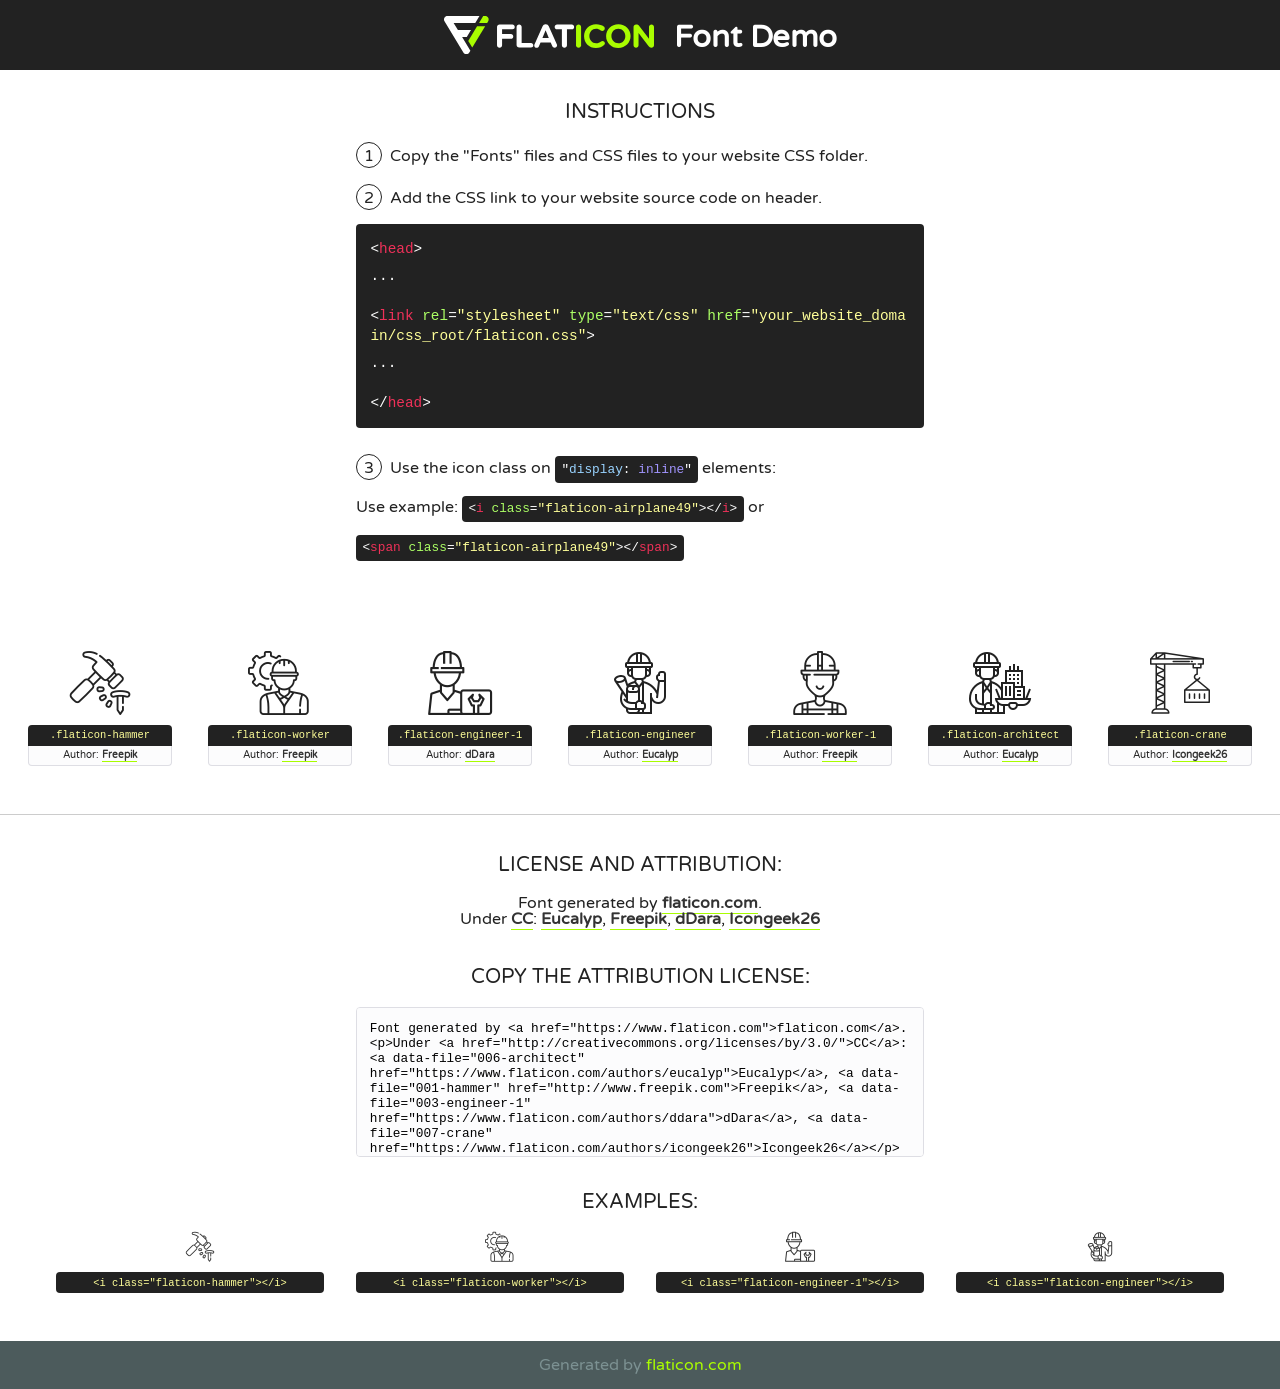
<file: fonts/flaticon/font/flaticon.html>
<!DOCTYPE html>
<!--
  Flaticon icon font: Flaticon
  Creation date: 06/09/2020 08:23
-->
<html>
<!DOCTYPE html>
<html>

<head>
    <title>Flaticon WebFont</title>
    <link href="http://fonts.googleapis.com/css?family=Varela+Round" rel="stylesheet" type="text/css" />
    <link rel="stylesheet" type="text/css" href="flaticon.css">
    <meta charset="UTF-8">
    <style>
    html, body, div, span, applet, object, iframe,
    h1, h2, h3, h4, h5, h6, p, blockquote, pre,
    a, abbr, acronym, address, big, cite, code,
    del, dfn, em, img, ins, kbd, q, s, samp,
    small, strike, strong, sub, sup, tt, var,
    b, u, i, center,
    dl, dt, dd, ol, ul, li,
    fieldset, form, label, legend,
    table, caption, tbody, tfoot, thead, tr, th, td,
    article, aside, canvas, details, embed, 
    figure, figcaption, footer, header, hgroup, 
    menu, nav, output, ruby, section, summary,
    time, mark, audio, video {
        margin: 0;
        padding: 0;
        border: 0;
        font-size: 100%;
        font: inherit;
        vertical-align: baseline;
    }
    /* HTML5 display-role reset for older browsers */
    article, aside, details, figcaption, figure, 
    footer, header, hgroup, menu, nav, section {
        display: block;
    }
    body {
        line-height: 1;
    }
    ol, ul {
        list-style: none;
    }
    blockquote, q {
        quotes: none;
    }
    blockquote:before, blockquote:after,
    q:before, q:after {
        content: '';
        content: none;
    }
    table {
        border-collapse: collapse;
        border-spacing: 0;
    }
    body {
        font-family: 'Varela Round', Helvetica, Arial, sans-serif;
        font-size: 16px;
        color: #222;
    }
    a {
        color: #333;
        border-bottom: 1px solid #a9fd00;
        font-weight: bold;
        text-decoration: none;
    }
    * {
        -moz-box-sizing: border-box;
        -webkit-box-sizing: border-box;
        box-sizing: border-box;
        margin: 0;
        padding: 0;
    }
    [class^="flaticon-"]:before, [class*=" flaticon-"]:before, [class^="flaticon-"]:after, [class*=" flaticon-"]:after {
        font-family: Flaticon;
        font-size: 30px;
        font-style: normal;
        margin-left: 20px;
        color: #333;
    }
    .wrapper {
        max-width: 600px;
        margin: auto;
        padding: 0 1em;
    }
    .title {
        font-size: 1.25em;
        text-align: center;
        margin-bottom: 1em;
        text-transform: uppercase;
    }
    header {
        text-align: center;
        background-color: #222;
        color: #fff;
        padding: 1em;
    }
    header .logo {
        width: 210px;
        height: 38px;
        display: inline-block;
        vertical-align: middle;
        margin-right: 1em;
        border: none;
    }
    header strong {
        font-size: 1.95em;
        font-weight: bold;
        vertical-align: middle;
        margin-top: 5px;
        display: inline-block;
    }
    .demo {
        margin: 2em auto;
        line-height: 1.25em;
    }
    .demo ul li {
        margin-bottom: 1em;
    }
    .demo ul li .num {
        color: #222;
        border-radius: 20px;
        display: inline-block;
        width: 26px;
        padding: 3px;
        height: 26px;
        text-align: center;
        margin-right: 0.5em;
        border: 1px solid #222;
    }
    .demo ul li code {
        background-color: #222;
        border-radius: 4px;
        padding: 0.25em 0.5em;
        display: inline-block;
        color: #fff;
        font-family: Consolas,Monaco,Lucida Console,Liberation Mono,DejaVu Sans Mono,Bitstream Vera Sans Mono,Courier New, monospace;
        font-weight: lighter;
        margin-top: 1em;
        font-size: 0.8em;
        word-break: break-all;
    }
    .demo ul li code.big {
        padding: 1em;
        font-size: 0.9em;
    }
    .demo ul li code .red {
        color: #EF3159;
    }
    .demo ul li code .green {
        color: #ACFF65;
    }
    .demo ul li code .yellow {
        color: #FFFF99;
    }
    .demo ul li code .blue {
        color: #99D3FF;
    }
    .demo ul li code .purple {
        color: #A295FF;
    }
    .demo ul li code .dots {
        margin-top: 0.5em;
        display: block;
    }
    #glyphs {
        border-bottom: 1px solid #ccc;
        padding: 2em 0;
        text-align: center;
    }
    .glyph {
        display: inline-block;
        width: 9em;
        margin: 1em;
        text-align: center;
        vertical-align: top;
        background: #FFF;
    }
    .glyph .glyph-icon {
        padding: 10px;
        display: block;
        font-family:"Flaticon";
        font-size: 64px;
        line-height: 1;
    }
    .glyph .glyph-icon:before {
        font-size: 64px;
        color: #222;
        margin-left: 0;
    }
    .class-name {
        font-size: 0.65em;
        background-color: #222;
        color: #fff;
        border-radius: 4px 4px 0 0;
        padding: 0.5em;
        color: #FFFF99;
        font-family: Consolas,Monaco,Lucida Console,Liberation Mono,DejaVu Sans Mono,Bitstream Vera Sans Mono,Courier New, monospace;
    }
    .author-name {
        font-size: 0.6em;
        background-color: #fcfcfd;
        border: 1px solid #DEDEE4;
        border-top: 0;
        border-radius: 0 0 4px 4px;
        padding: 0.5em;
    }
    .class-name:last-child {
        font-size: 10px;
        color:#888;
    }
    .class-name:last-child a {
        font-size: 10px;
        color:#555;
    }
    .class-name:last-child a:hover {
        color:#a9fd00;
    }
    .glyph > input {
        display: block;
        width: 100px;
        margin: 5px auto;
        text-align: center;
        font-size: 12px;
        cursor: text;
    }
    .glyph > input.icon-input {
        font-family:"Flaticon";
        font-size: 16px;
        margin-bottom: 10px;
    }
    .attribution .title {
        margin-top: 2em;
    }
    .attribution textarea {
        background-color: #fcfcfd;
        padding: 1em;
        border: none;
        box-shadow: none;
        border: 1px solid #DEDEE4;
        border-radius: 4px;
        resize: none;
        width: 100%;
        height: 150px;
        font-size: 0.8em;
        font-family: Consolas,Monaco,Lucida Console,Liberation Mono,DejaVu Sans Mono,Bitstream Vera Sans Mono,Courier New, monospace;
        -webkit-appearance: none;
    }
    .iconsuse {
        margin: 2em auto;
        text-align: center;
        max-width: 1200px;
    }
    .iconsuse:after {
        content: '';
        display: table;
        clear: both;
    }
    .iconsuse .image {
        float: left;
        width: 25%;
        padding: 0 1em;
    }
    .iconsuse .image p {
        margin-bottom: 1em;
    }
    .iconsuse .image span {
        display: block;
        font-size: 0.65em;
        background-color: #222;
        color: #fff;
        border-radius: 4px;
        padding: 0.5em;
        color: #FFFF99;
        margin-top: 1em;
        font-family: Consolas,Monaco,Lucida Console,Liberation Mono,DejaVu Sans Mono,Bitstream Vera Sans Mono,Courier New, monospace;
    }
    #footer {
        text-align: center;
        background-color: #4C5B5C;
        color: #7c9192;
        padding: 1em;
    }
    #footer a {
        border: none;
        color: #a9fd00;
        font-weight: normal;
    }
    @media (max-width: 960px) {
        .iconsuse .image {
            width: 50%;
        }
    }
    @media (max-width: 560px) {
        .iconsuse .image {
            width: 100%;
        }
    }
    </style>
</head>

<body class="characters-off">

    <header>
        <a href="https://www.flaticon.com" target="_blank" class="logo">
            <svg version="1.1" xmlns="http://www.w3.org/2000/svg" xmlns:xlink="http://www.w3.org/1999/xlink" xmlns:a="http://ns.adobe.com/AdobeSVGViewerExtensions/3.0/" viewBox="0 0 560.875 102.036" enable-background="new 0 0 560.875 102.036" xml:space="preserve">
                <defs>
                </defs>
                <g>
                    <g class="letters">
                        <path fill="#ffffff" d="M141.596,29.675c0-3.777,2.985-6.767,6.764-6.767h34.438c3.426,0,6.15,2.728,6.15,6.15
                        c0,3.43-2.724,6.149-6.15,6.149h-27.674v13.091h23.719c3.429,0,6.151,2.724,6.151,6.15c0,3.43-2.723,6.149-6.151,6.149h-23.719
                        v17.574c0,3.773-2.986,6.761-6.764,6.761c-3.779,0-6.764-2.989-6.764-6.761V29.675z"></path>
                        <path fill="#ffffff" d="M193.844,29.149c0-3.781,2.985-6.767,6.764-6.767c3.776,0,6.763,2.985,6.763,6.767v42.957h25.039
                        c3.426,0,6.149,2.726,6.149,6.153c0,3.425-2.723,6.15-6.149,6.15h-31.802c-3.779,0-6.764-2.986-6.764-6.768V29.149z"></path>
                        <path fill="#ffffff" d="M241.891,75.71l21.438-48.407c1.492-3.341,4.215-5.357,7.906-5.357h0.792
                        c3.686,0,6.323,2.017,7.815,5.357l21.439,48.407c0.436,0.967,0.701,1.845,0.701,2.723c0,3.602-2.809,6.501-6.414,6.501
                        c-3.161,0-5.269-1.845-6.499-4.655l-4.132-9.661h-27.059l-4.301,10.102c-1.144,2.631-3.426,4.214-6.237,4.214
                        c-3.517,0-6.24-2.81-6.24-6.325C241.1,77.64,241.451,76.677,241.891,75.71z M279.932,58.666l-8.521-20.297l-8.526,20.297H279.932
                        z"></path>
                        <path fill="#ffffff" d="M314.864,35.387H301.86c-3.429,0-6.239-2.813-6.239-6.238c0-3.429,2.811-6.24,6.239-6.24h39.533
                        c3.426,0,6.237,2.811,6.237,6.24c0,3.425-2.811,6.238-6.237,6.238h-13.001v42.785c0,3.773-2.99,6.761-6.764,6.761
                        c-3.779,0-6.764-2.989-6.764-6.761V35.387z"></path>
                        <path fill="#A9FD00" d="M352.615,29.149c0-3.781,2.985-6.767,6.767-6.767c3.774,0,6.761,2.985,6.761,6.767v49.024
                        c0,3.773-2.987,6.761-6.761,6.761c-3.781,0-6.767-2.989-6.767-6.761V29.149z"></path>
                        <path fill="#A9FD00" d="M374.132,53.836v-0.179c0-17.481,13.178-31.801,32.065-31.801c9.22,0,15.459,2.458,20.557,6.238
                        c1.402,1.054,2.637,2.985,2.637,5.357c0,3.692-2.985,6.59-6.681,6.59c-1.845,0-3.071-0.702-4.044-1.319
                        c-3.776-2.813-7.729-4.393-12.562-4.393c-10.364,0-17.831,8.611-17.831,19.154v0.173c0,10.542,7.291,19.329,17.831,19.329
                        c5.715,0,9.492-1.756,13.359-4.834c1.049-0.874,2.458-1.491,4.039-1.491c3.429,0,6.325,2.813,6.325,6.236
                        c0,2.106-1.056,3.78-2.282,4.834c-5.539,4.834-12.036,7.733-21.878,7.733C387.572,85.464,374.132,71.493,374.132,53.836z"></path>
                        <path fill="#A9FD00" d="M433.009,53.836v-0.179c0-17.481,13.79-31.801,32.766-31.801c18.981,0,32.592,14.143,32.592,31.628v0.173
                        c0,17.483-13.785,31.807-32.769,31.807C446.625,85.464,433.009,71.32,433.009,53.836z M484.224,53.836v-0.179
                        c0-10.539-7.725-19.326-18.626-19.326c-10.893,0-18.449,8.611-18.449,19.154v0.173c0,10.542,7.73,19.329,18.626,19.329
                        C476.676,72.986,484.224,64.378,484.224,53.836z"></path>
                        <path fill="#A9FD00" d="M506.233,29.321c0-3.774,2.99-6.763,6.767-6.763h1.401c3.252,0,5.183,1.583,7.029,3.953l26.093,34.265
                        V29.059c0-3.692,2.99-6.677,6.681-6.677c3.683,0,6.671,2.985,6.671,6.677v48.934c0,3.78-2.987,6.765-6.764,6.765h-0.436
                        c-3.257,0-5.188-1.581-7.034-3.953l-27.056-35.492v32.944c0,3.687-2.985,6.676-6.678,6.676c-3.683,0-6.673-2.989-6.673-6.676
                        V29.321z"></path>
                    </g>
                    <g class="insignia">
                        <path fill="#ffffff" d="M48.372,56.137h12.517l11.156-18.537H37.186L25.688,18.539h57.825L94.668,0H9.271
                        C5.925,0,2.842,1.801,1.198,4.716c-1.644,2.907-1.593,6.482,0.134,9.343l50.38,83.501c1.678,2.781,4.689,4.476,7.938,4.476
                        c3.246,0,6.257-1.695,7.935-4.476l2.898-4.804L48.372,56.137z"></path>
                        <g class="i">
                            <path fill="#A9FD00" d="M93.575,18.539h0.031v0.004l21.652,0.004l2.705-4.488c1.727-2.861,1.778-6.436,0.133-9.343
                            C116.454,1.801,113.371,0,110.026,0h-5.294L93.575,18.539z"></path>
                            <polygon fill="#A9FD00" points="88.291,27.356 64.725,66.486 75.519,84.404 109.942,27.356"></polygon>
                        </g>
                    </g>
                </g>
            </svg>
        </a>
        <strong>Font Demo</strong>
    </header>


    <section class="demo wrapper">

        <p class="title">Instructions</p>

        <ul>
            <li>
                <span class="num">1</span>Copy the "Fonts" files and CSS files to your website CSS folder.
            </li>
            <li>
                <span class="num">2</span>Add the CSS link to your website source code on header.
                <code class="big">
                    &lt;<span class="red">head</span>&gt;
                    <br/><span class="dots">...</span>
                    <br/>&lt;<span class="red">link</span> <span class="green">rel</span>=<span class="yellow">"stylesheet"</span> <span class="green">type</span>=<span class="yellow">"text/css"</span> <span class="green">href</span>=<span class="yellow">"your_website_domain/css_root/flaticon.css"</span>&gt;
                    <br/><span class="dots">...</span>
                    <br/>&lt;/<span class="red">head</span>&gt;
                </code>
            </li>

            <li>
                <p>
                    <span class="num">3</span>Use the icon class on <code>"<span class="blue">display</span>:<span class="purple"> inline</span>"</code> elements:
                    <br />
                    Use example: <code>&lt;<span class="red">i</span> <span class="green">class</span>=<span class="yellow">&quot;flaticon-airplane49&quot;</span>&gt;&lt;/<span class="red">i</span>&gt;</code> or <code>&lt;<span class="red">span</span> <span class="green">class</span>=<span class="yellow">&quot;flaticon-airplane49&quot;</span>&gt;&lt;/<span class="red">span</span>&gt;</code>
            </li>
        </ul>

    </section>




   <section id="glyphs">          
    
      
        <div class="glyph"><div class="glyph-icon flaticon-hammer"></div>
            <div class="class-name">.flaticon-hammer</div>
            <div class="author-name">Author: <a data-file="001-hammer" href="http://www.freepik.com">Freepik</a> </div> 
        </div>        
        
        <div class="glyph"><div class="glyph-icon flaticon-worker"></div>
            <div class="class-name">.flaticon-worker</div>
            <div class="author-name">Author: <a data-file="002-worker" href="http://www.freepik.com">Freepik</a> </div> 
        </div>        
        
        <div class="glyph"><div class="glyph-icon flaticon-engineer-1"></div>
            <div class="class-name">.flaticon-engineer-1</div>
            <div class="author-name">Author: <a data-file="003-engineer-1" href="https://www.flaticon.com/authors/ddara">dDara</a> </div> 
        </div>        
        
        <div class="glyph"><div class="glyph-icon flaticon-engineer"></div>
            <div class="class-name">.flaticon-engineer</div>
            <div class="author-name">Author: <a data-file="004-engineer" href="https://www.flaticon.com/authors/eucalyp">Eucalyp</a> </div> 
        </div>        
        
        <div class="glyph"><div class="glyph-icon flaticon-worker-1"></div>
            <div class="class-name">.flaticon-worker-1</div>
            <div class="author-name">Author: <a data-file="005-worker-1" href="http://www.freepik.com">Freepik</a> </div> 
        </div>        
        
        <div class="glyph"><div class="glyph-icon flaticon-architect"></div>
            <div class="class-name">.flaticon-architect</div>
            <div class="author-name">Author: <a data-file="006-architect" href="https://www.flaticon.com/authors/eucalyp">Eucalyp</a> </div> 
        </div>        
        
        <div class="glyph"><div class="glyph-icon flaticon-crane"></div>
            <div class="class-name">.flaticon-crane</div>
            <div class="author-name">Author: <a data-file="007-crane" href="https://www.flaticon.com/authors/icongeek26">Icongeek26</a> </div> 
        </div>        
        

    </section>



    <section class="attribution wrapper"   style="text-align:center;">

      <div class="title">License and attribution:</div><div class="attrDiv">Font generated by <a href="https://www.flaticon.com">flaticon.com</a>. <div><p>Under <a href="http://creativecommons.org/licenses/by/3.0/">CC</a>: <a data-file="006-architect" href="https://www.flaticon.com/authors/eucalyp">Eucalyp</a>, <a data-file="001-hammer" href="http://www.freepik.com">Freepik</a>, <a data-file="003-engineer-1" href="https://www.flaticon.com/authors/ddara">dDara</a>, <a data-file="007-crane" href="https://www.flaticon.com/authors/icongeek26">Icongeek26</a></p>  </div>
      </div>
      <div class="title">Copy the Attribution License:</div>

    <textarea onclick="this.focus();this.select();">Font generated by &lt;a href=&quot;https://www.flaticon.com&quot;&gt;flaticon.com&lt;/a&gt;. <p>Under <a href="http://creativecommons.org/licenses/by/3.0/">CC</a>: <a data-file="006-architect" href="https://www.flaticon.com/authors/eucalyp">Eucalyp</a>, <a data-file="001-hammer" href="http://www.freepik.com">Freepik</a>, <a data-file="003-engineer-1" href="https://www.flaticon.com/authors/ddara">dDara</a>, <a data-file="007-crane" href="https://www.flaticon.com/authors/icongeek26">Icongeek26</a></p>  
     </textarea>

    </section>

    <section class="iconsuse">

          <div class="title">Examples:</div>            
             
            <div class="image">
                <p>
                    <i class="glyph-icon flaticon-hammer"></i> 
                    <span>&lt;i class=&quot;flaticon-hammer&quot;&gt;&lt;/i&gt;</span>
                </p>
            </div>
            
            <div class="image">
                <p>
                    <i class="glyph-icon flaticon-worker"></i> 
                    <span>&lt;i class=&quot;flaticon-worker&quot;&gt;&lt;/i&gt;</span>
                </p>
            </div>
            
            <div class="image">
                <p>
                    <i class="glyph-icon flaticon-engineer-1"></i> 
                    <span>&lt;i class=&quot;flaticon-engineer-1&quot;&gt;&lt;/i&gt;</span>
                </p>
            </div>
            
            <div class="image">
                <p>
                    <i class="glyph-icon flaticon-engineer"></i> 
                    <span>&lt;i class=&quot;flaticon-engineer&quot;&gt;&lt;/i&gt;</span>
                </p>
            </div>
                       
        </div>
                            
    </section>

<div id="footer">
    <div>Generated by <a href="https://www.flaticon.com">flaticon.com</a>
    </div>
</div>



</body>
</html>
</file>
<file: css/roofing-premium.css>
﻿:root {
  --bg-main: #edf2f8;
  --bg-soft: #e4ebf4;
  --bg-panel: #f7faff;
  --ink-900: #141d27;
  --ink-700: #334252;
  --ink-500: #607182;
  --line: #c8d4e3;
  --line-strong: #aebfd3;
  --dark-900: #0c1728;
  --dark-800: #14253c;
  --dark-700: #1c3451;
  --accent: #1f4f86;
  --accent-strong: #183f6c;
  --accent-soft: #2f6aa7;
  --signal: #3f7fbd;
  --white: #ffffff;
  --radius-xl: 30px;
  --radius-lg: 20px;
  --radius-md: 14px;
  --radius-sm: 10px;
  --shadow-soft: 0 18px 38px rgba(12, 20, 28, 0.1);
  --shadow-strong: 0 24px 68px rgba(12, 20, 28, 0.22);
  --max-width: 1200px;
  --header-height: 84px;
}

* {
  box-sizing: border-box;
}

html,
body {
  scroll-behavior: smooth;
}

body {
  margin: 0;
  min-height: 100vh;
  font-family: "Plus Jakarta Sans", "Segoe UI", sans-serif;
  color: var(--ink-900);
  line-height: 1.62;
  background:
    radial-gradient(circle at 12% -10%, rgba(31, 79, 134, 0.18), transparent 36%),
    radial-gradient(circle at 92% 4%, rgba(28, 52, 81, 0.15), transparent 34%),
    linear-gradient(180deg, #f6f9fd 0%, #eef3f9 56%, #e6edf7 100%);
  overflow-x: hidden;
}

body::before {
  content: "";
  position: fixed;
  inset: 0;
  pointer-events: none;
  opacity: 0.06;
  background:
    linear-gradient(118deg, rgba(255, 255, 255, 0.76), rgba(255, 255, 255, 0.64)),
    url("../images/roofing/texture-tiles.jpg") center top / 1180px auto repeat;
  z-index: -2;
}

body::after {
  content: "";
  position: fixed;
  inset: 0;
  pointer-events: none;
  background-image:
    linear-gradient(to right, rgba(20, 29, 39, 0.045) 1px, transparent 1px),
    linear-gradient(to bottom, rgba(20, 29, 39, 0.035) 1px, transparent 1px);
  background-size: 96px 96px;
  mask-image: radial-gradient(circle at center, rgba(0, 0, 0, 0.34), transparent 72%);
  z-index: -1;
}

img {
  max-width: 100%;
  display: block;
}

a {
  color: inherit;
  text-decoration: none;
}

button,
input,
select,
textarea {
  font: inherit;
  color: inherit;
}

.container {
  width: min(var(--max-width), 92vw);
  margin-inline: auto;
}

.topbar {
  position: relative;
  background:
    linear-gradient(90deg, rgba(16, 24, 33, 0.98), rgba(28, 39, 52, 0.98)),
    url("../images/roofing/texture-metal.jpg") center / cover no-repeat;
  color: rgba(233, 239, 245, 0.9);
  border-bottom: 1px solid rgba(255, 255, 255, 0.1);
}

.topbar::after {
  content: "";
  position: absolute;
  inset: 0;
  background: linear-gradient(90deg, rgba(31, 79, 134, 0.24), transparent 35%);
  pointer-events: none;
}

.topbar-inner {
  min-height: 40px;
  display: flex;
  align-items: center;
  justify-content: space-between;
  gap: 0.85rem 1.4rem;
  flex-wrap: wrap;
  padding: 0.56rem 0;
  position: relative;
  z-index: 1;
}

.topbar-inner p {
  margin: 0;
  font-size: 0.83rem;
  letter-spacing: 0.01em;
}

.topbar strong {
  color: #ffffff;
  font-weight: 700;
}

.site-header {
  position: sticky;
  top: 0;
  z-index: 1000;
  background: rgba(241, 246, 252, 0.9);
  backdrop-filter: blur(12px);
  border-bottom: 1px solid rgba(20, 29, 39, 0.1);
  transition: box-shadow 0.3s ease, background 0.3s ease;
}

.site-header.scrolled {
  background: rgba(247, 251, 255, 0.97);
  box-shadow: 0 14px 30px rgba(14, 22, 31, 0.1);
}

.nav-wrap {
  min-height: var(--header-height);
  display: flex;
  align-items: center;
  gap: 1.25rem;
  justify-content: space-between;
  position: relative;
}

.logo {
  display: inline-flex;
  align-items: center;
  gap: 0.72rem;
}

.logo-mark {
  width: 38px;
  aspect-ratio: 1;
  border-radius: 12px;
  border: 1px solid rgba(20, 29, 39, 0.12);
  background:
    linear-gradient(145deg, #edf4fc, #ffffff),
    repeating-linear-gradient(135deg, rgba(35, 49, 64, 0.08) 0 6px, transparent 6px 12px);
  display: inline-block;
  position: relative;
  box-shadow: inset 0 0 0 1px rgba(255, 255, 255, 0.6);
}

.logo-mark::before {
  content: "";
  position: absolute;
  left: 8px;
  right: 8px;
  bottom: 9px;
  height: 8px;
  background: linear-gradient(90deg, var(--dark-700), var(--accent));
  clip-path: polygon(0 100%, 50% 0, 100% 100%);
}

.logo-text {
  display: inline-flex;
  flex-direction: column;
  line-height: 1;
  gap: 0.31rem;
}

.logo-main {
  font-family: "Sora", "Segoe UI", sans-serif;
  font-size: 1.02rem;
  font-weight: 700;
  text-transform: uppercase;
  letter-spacing: 0.09em;
  color: var(--dark-800);
}

.logo-sub {
  font-size: 0.69rem;
  letter-spacing: 0.17em;
  text-transform: uppercase;
  color: var(--accent);
  font-weight: 700;
}

.nav-links {
  display: flex;
  align-items: center;
  gap: 1.15rem;
}

.nav-links a {
  font-size: 0.93rem;
  font-weight: 600;
  color: #344252;
  position: relative;
  padding: 0.46rem 0.04rem;
  transition: color 0.24s ease;
}

.nav-links a::after {
  content: "";
  position: absolute;
  left: 0;
  right: 0;
  bottom: 0;
  height: 2px;
  border-radius: 999px;
  background: linear-gradient(90deg, var(--accent), var(--signal));
  transform: scaleX(0);
  transform-origin: right;
  transition: transform 0.24s ease;
}

.nav-links a:hover,
.nav-links a:focus-visible,
.nav-links a.is-active {
  color: var(--ink-900);
  outline: none;
}

.nav-links a:hover::after,
.nav-links a:focus-visible::after,
.nav-links a.is-active::after {
  transform: scaleX(1);
  transform-origin: left;
}

.menu-toggle {
  width: 42px;
  height: 42px;
  display: none;
  flex-direction: column;
  justify-content: center;
  gap: 7px;
  border: 1px solid rgba(20, 29, 39, 0.18);
  background: #ffffff;
  color: #182430;
  border-radius: 11px;
  cursor: pointer;
}

.menu-toggle span {
  width: 20px;
  height: 2px;
  background: currentColor;
  margin-inline: auto;
  transition: transform 0.24s ease;
}

.menu-toggle[aria-expanded="true"] span:first-child {
  transform: translateY(4.5px) rotate(45deg);
}

.menu-toggle[aria-expanded="true"] span:last-child {
  transform: translateY(-4.5px) rotate(-45deg);
}

.btn {
  color: #ffffff;
  border: 0;
  border-radius: 999px;
  display: inline-flex;
  align-items: center;
  justify-content: center;
  gap: 0.45rem;
  font-weight: 700;
  letter-spacing: 0.01em;
  line-height: 1;
  cursor: pointer;
  padding: 0.88rem 1.45rem;
  transition: transform 0.24s ease, box-shadow 0.24s ease, background 0.24s ease, color 0.24s ease;
}

.btn:visited,
.btn:hover,
.btn:focus-visible {
  color: #ffffff;
}

.btn-primary {
  color: #ffffff;
  background: linear-gradient(115deg, var(--accent), var(--signal));
  box-shadow: 0 14px 30px rgba(31, 79, 134, 0.34);
}

.btn-primary:hover,
.btn-primary:focus-visible {
  transform: translateY(-2px);
  box-shadow: 0 20px 36px rgba(31, 79, 134, 0.42);
  outline: none;
}

.btn-outline {
  color: #f7fbff;
  border: 1px solid rgba(255, 255, 255, 0.42);
  background: rgba(255, 255, 255, 0.08);
}

.btn-outline:hover,
.btn-outline:focus-visible {
  background: rgba(255, 255, 255, 0.16);
  outline: none;
}

.btn-light {
  color: #ffffff;
  border: 1px solid rgba(255, 255, 255, 0.34);
  background: rgba(22, 32, 44, 0.72);
}

.btn-light:hover,
.btn-light:focus-visible {
  color: #ffffff;
  background: rgba(22, 32, 44, 0.92);
  transform: translateY(-2px);
  outline: none;
}

.header-cta {
  white-space: nowrap;
}

.hero {
  position: relative;
  min-height: calc(100svh - 40px);
  color: #f3f8fd;
  padding: 5.8rem 0 4.3rem;
  overflow: clip;
}

.hero-media {
  position: absolute;
  inset: 0;
  background: url("../images/roofing/hero.jpg") center 36% / cover no-repeat;
  transform: scale(1.08);
  will-change: transform;
}

.hero::before {
  content: "";
  position: absolute;
  inset: 0;
  background:
    linear-gradient(116deg, rgba(11, 17, 25, 0.92) 2%, rgba(20, 30, 42, 0.78) 46%, rgba(20, 30, 42, 0.56) 100%),
    linear-gradient(180deg, rgba(14, 22, 31, 0.08), rgba(14, 22, 31, 0.88));
}

.hero::after {
  content: "";
  position: absolute;
  inset: 0;
  background:
    linear-gradient(160deg, transparent 64%, rgba(31, 79, 134, 0.24) 100%),
    repeating-linear-gradient(128deg, rgba(255, 255, 255, 0.06) 0 1px, transparent 1px 38px);
  pointer-events: none;
}

.hero-grid {
  position: relative;
  z-index: 1;
  display: grid;
  grid-template-columns: minmax(0, 1.2fr) minmax(0, 0.8fr);
  align-items: end;
  gap: 2rem;
}

.hero-kicker {
  display: inline-flex;
  margin: 0;
  padding: 0.39rem 0.9rem;
  border-radius: 999px;
  border: 1px solid rgba(255, 255, 255, 0.36);
  background: rgba(255, 255, 255, 0.1);
  font-size: 0.74rem;
  letter-spacing: 0.12em;
  text-transform: uppercase;
  font-weight: 700;
}

.hero h1 {
  margin: 1.02rem 0 0;
  font-family: "Sora", "Segoe UI", sans-serif;
  font-size: clamp(2.18rem, 5vw, 4.22rem);
  line-height: 1.05;
  letter-spacing: -0.03em;
  text-wrap: balance;
}

.hero-lead {
  margin: 1.1rem 0 0;
  max-width: 64ch;
  color: rgba(228, 237, 246, 0.92);
  font-size: clamp(1rem, 1.45vw, 1.15rem);
}

.hero-actions {
  margin-top: 1.56rem;
  display: flex;
  flex-wrap: wrap;
  gap: 0.78rem;
}

.hero-badges {
  margin: 1.7rem 0 0;
  padding: 0;
  list-style: none;
  display: grid;
  grid-template-columns: repeat(2, minmax(0, 1fr));
  gap: 0.72rem;
  max-width: 680px;
}

.hero-badges li {
  display: flex;
  align-items: center;
  gap: 0.56rem;
  border-radius: 12px;
  border: 1px solid rgba(255, 255, 255, 0.24);
  padding: 0.72rem 0.86rem;
  background: rgba(12, 19, 27, 0.46);
  color: rgba(246, 250, 255, 0.96);
  font-size: 0.86rem;
  line-height: 1.3;
}

.hero-badges svg {
  width: 18px;
  height: 18px;
  flex: none;
  color: #9fc9ff;
}

.hero-panel {
  border-radius: var(--radius-xl);
  padding: 1.34rem;
  color: var(--ink-900);
  background:
    linear-gradient(170deg, rgba(246, 249, 252, 0.95), rgba(230, 236, 242, 0.88)),
    repeating-linear-gradient(142deg, rgba(35, 49, 64, 0.05) 0 2px, transparent 2px 15px);
  border: 1px solid rgba(255, 255, 255, 0.4);
  box-shadow: var(--shadow-strong);
}

.panel-eyebrow {
  margin: 0;
  text-transform: uppercase;
  letter-spacing: 0.11em;
  font-size: 0.72rem;
  color: #5a6b7b;
  font-weight: 700;
}

.hero-panel h2 {
  margin: 0.45rem 0 0;
  font-size: 1.32rem;
  line-height: 1.18;
  font-family: "Sora", "Segoe UI", sans-serif;
}

.hero-panel > p {
  margin: 0.72rem 0 0;
  color: #425567;
  font-size: 0.91rem;
}

.panel-steps {
  margin: 1rem 0 0;
  padding: 0;
  list-style: none;
  display: grid;
  gap: 0.58rem;
}

.panel-steps li {
  border-radius: 11px;
  background: rgba(255, 255, 255, 0.86);
  border: 1px solid rgba(20, 29, 39, 0.08);
  padding: 0.59rem 0.7rem;
  display: flex;
  align-items: center;
  gap: 0.55rem;
  font-size: 0.85rem;
  color: #334555;
}

.panel-steps span {
  width: 21px;
  height: 21px;
  border-radius: 999px;
  flex: none;
  display: inline-flex;
  align-items: center;
  justify-content: center;
  font-size: 0.76rem;
  color: #ffffff;
  background: linear-gradient(125deg, var(--dark-700), var(--accent));
}

.panel-contact {
  margin-top: 0.9rem;
  padding-top: 0.86rem;
  border-top: 1px dashed rgba(20, 29, 39, 0.22);
}

.panel-contact p {
  margin: 0;
  color: #56697a;
  font-size: 0.8rem;
}

.panel-contact a {
  margin-top: 0.22rem;
  display: inline-flex;
  font-family: "Sora", "Segoe UI", sans-serif;
  font-size: 1.18rem;
  color: var(--dark-900);
}

.hero-metrics {
  position: relative;
  z-index: 1;
  margin-top: 1.9rem;
  display: grid;
  grid-template-columns: repeat(4, minmax(0, 1fr));
  gap: 0.84rem;
}

.metric-card {
  border-radius: 14px;
  border: 1px solid rgba(255, 255, 255, 0.18);
  background: rgba(14, 22, 30, 0.55);
  padding: 0.78rem 0.83rem;
  backdrop-filter: blur(3px);
}

.metric-card p {
  margin: 0;
}

.metric-value {
  font-family: "Sora", "Segoe UI", sans-serif;
  font-size: 1.46rem;
  letter-spacing: -0.02em;
  color: #ffffff;
  line-height: 1;
}

.metric-card p:last-child {
  margin-top: 0.28rem;
  color: rgba(232, 239, 247, 0.88);
  font-size: 0.79rem;
}

.section {
  position: relative;
  padding: 6.4rem 0;
  scroll-margin-top: var(--header-height);
}

.section-alt {
  background:
    linear-gradient(180deg, rgba(246, 250, 255, 0.5), rgba(228, 238, 249, 0.66)),
    linear-gradient(120deg, rgba(12, 24, 40, 0.12), rgba(12, 24, 40, 0.04)),
    url("../images/roofing/texture-tiles.jpg") center / cover no-repeat;
}

.section-dark {
  color: #edf2f8;
  background:
    linear-gradient(165deg, rgba(14, 21, 31, 0.98), rgba(23, 33, 45, 0.95)),
    url("../images/roofing/texture-metal.jpg") center / cover no-repeat;
}

.roofline::before {
  content: "";
  position: absolute;
  top: 0;
  left: 0;
  width: 100%;
  height: 54px;
  background:
    linear-gradient(130deg, transparent 48%, rgba(20, 29, 39, 0.1) 48% 50%, transparent 50%),
    linear-gradient(230deg, transparent 48%, rgba(31, 79, 134, 0.2) 48% 50%, transparent 50%);
  opacity: 0.5;
}

.section-head {
  max-width: 760px;
  margin-bottom: 2.5rem;
}

.section-label {
  display: inline-flex;
  margin: 0;
  border-radius: 999px;
  padding: 0.37rem 0.83rem;
  text-transform: uppercase;
  font-size: 0.73rem;
  font-weight: 800;
  letter-spacing: 0.12em;
  color: #ffffff;
  text-shadow: 0 1px 2px rgba(0, 0, 0, 0.2);
  background: linear-gradient(120deg, var(--accent), #2f6aa7);
  box-shadow: 0 10px 24px rgba(31, 79, 134, 0.24);
}

.section-head .section-label,
.section-dark .section-head .section-label {
  color: #ffffff;
}

.section-head h2 {
  margin: 0.92rem 0 0;
  font-family: "Sora", "Segoe UI", sans-serif;
  font-size: clamp(1.85rem, 3.25vw, 2.84rem);
  line-height: 1.15;
  letter-spacing: -0.02em;
  color: var(--ink-900);
}

.section-head p {
  margin: 0.96rem 0 0;
  color: var(--ink-500);
  max-width: 66ch;
}

.section-dark .section-label {
  background: linear-gradient(120deg, #2a5d95, #3b78b7);
}

.section-dark .section-head h2 {
  color: #f3f8fd;
}

.section-dark .section-head p {
  color: rgba(226, 236, 246, 0.82);
}

.services-grid {
  display: grid;
  grid-template-columns: repeat(4, minmax(0, 1fr));
  gap: 1rem;
}

.service-card {
  position: relative;
  overflow: hidden;
  min-height: 216px;
  padding: 1.2rem;
  border-radius: 18px;
  border: 1px solid rgba(20, 29, 39, 0.1);
  background:
    linear-gradient(165deg, #ffffff 0%, #edf3fa 100%),
    repeating-linear-gradient(125deg, rgba(20, 29, 39, 0.03) 0 2px, transparent 2px 18px);
  box-shadow: 0 12px 28px rgba(13, 21, 30, 0.08);
  display: flex;
  flex-direction: column;
  gap: 0.88rem;
  transition: transform 0.3s ease, box-shadow 0.3s ease, border-color 0.3s ease;
}

.service-card::after {
  content: "";
  position: absolute;
  left: 1.1rem;
  right: 1.1rem;
  bottom: 0;
  height: 4px;
  border-radius: 999px;
  background: linear-gradient(90deg, rgba(31, 79, 134, 0.86), rgba(63, 127, 189, 0.78));
  transform: scaleX(0);
  transform-origin: left;
  transition: transform 0.28s ease;
}

.service-card:hover,
.service-card:focus-within {
  transform: translateY(-8px);
  box-shadow: 0 22px 46px rgba(13, 21, 30, 0.15);
  border-color: rgba(31, 79, 134, 0.34);
}

.service-card:hover::after,
.service-card:focus-within::after {
  transform: scaleX(1);
}

.service-icon {
  width: 42px;
  height: 42px;
  border-radius: 12px;
  display: inline-flex;
  align-items: center;
  justify-content: center;
  color: #ffffff;
  background: linear-gradient(140deg, var(--dark-700), var(--accent));
  box-shadow: 0 11px 21px rgba(26, 37, 49, 0.24);
}

.service-icon svg {
  width: 22px;
  height: 22px;
}

.service-card h3 {
  margin: 0;
  font-family: "Sora", "Segoe UI", sans-serif;
  font-size: 1.03rem;
  line-height: 1.27;
}

.service-card p {
  margin: 0;
  color: #556676;
  font-size: 0.9rem;
}

.about-grid {
  display: grid;
  align-items: start;
  grid-template-columns: minmax(0, 1fr) minmax(0, 1fr);
  gap: 2rem;
}

.about-media {
  margin: 2.1rem auto 0;
  width: min(100%, 560px);
  justify-self: center;
  align-self: center;
  position: relative;
  border-radius: var(--radius-xl);
  overflow: hidden;
  box-shadow: var(--shadow-strong);
  border: 1px solid rgba(255, 255, 255, 0.34);
}

.about-media img {
  width: 100%;
  min-height: 560px;
  object-fit: cover;
  object-position: center;
}

.about-media-note {
  position: absolute;
  left: 1rem;
  right: 1rem;
  bottom: 1rem;
  margin: 0;
  border-radius: 16px;
  padding: 0.9rem;
  background: rgba(15, 23, 33, 0.78);
  border: 1px solid rgba(255, 255, 255, 0.14);
  color: #eaf0f6;
}

.about-media-note p {
  margin: 0;
  text-transform: uppercase;
  letter-spacing: 0.1em;
  font-size: 0.68rem;
  color: rgba(228, 236, 246, 0.76);
}

.about-media-note strong {
  display: block;
  margin-top: 0.3rem;
  font-size: 0.96rem;
  color: #ffffff;
}

.about-content h2 {
  margin: 0.95rem 0 0;
  font-family: "Sora", "Segoe UI", sans-serif;
  font-size: clamp(1.82rem, 3.15vw, 2.7rem);
  line-height: 1.15;
  letter-spacing: -0.02em;
}

.about-content > p {
  margin: 0.95rem 0 0;
  color: var(--ink-500);
}

.about-content .section-label {
  color: #ffffff !important;
}

.about-points {
  margin: 1.2rem 0 0;
  padding: 0;
  list-style: none;
  display: grid;
  grid-template-columns: repeat(2, minmax(0, 1fr));
  gap: 0.76rem;
}

.about-points li {
  position: relative;
  border-radius: 12px;
  border: 1px solid rgba(20, 29, 39, 0.1);
  background: rgba(255, 255, 255, 0.64);
  padding: 0.72rem 0.74rem 0.72rem 2rem;
  font-size: 0.88rem;
  color: #3f505f;
  font-weight: 600;
}

.about-points li::before {
  content: "";
  width: 9px;
  height: 9px;
  border-radius: 999px;
  position: absolute;
  left: 0.8rem;
  top: 1rem;
  background: linear-gradient(135deg, var(--accent), var(--signal));
  box-shadow: 0 0 0 4px rgba(31, 79, 134, 0.14);
}

.about-stats {
  margin-top: 1.2rem;
  display: grid;
  grid-template-columns: repeat(3, minmax(0, 1fr));
  gap: 0.8rem;
}

.about-stats article {
  border-radius: 14px;
  border: 1px solid rgba(20, 29, 39, 0.1);
  background: linear-gradient(165deg, rgba(255, 255, 255, 0.72), rgba(234, 242, 251, 0.64));
  padding: 0.82rem 0.82rem 0.78rem;
}

.stat-value {
  margin: 0;
  font-family: "Sora", "Segoe UI", sans-serif;
  font-size: 1.34rem;
  line-height: 1;
  color: var(--ink-900);
}

.about-stats article p:last-child {
  margin: 0.3rem 0 0;
  color: #5d6f80;
  font-size: 0.79rem;
}

.project-controls {
  display: flex;
  flex-wrap: wrap;
  gap: 0.58rem;
  margin-bottom: 1.25rem;
}

.filter-btn {
  border: 1px solid rgba(23, 33, 45, 0.2);
  background: linear-gradient(130deg, rgba(37, 51, 67, 0.9), rgba(30, 43, 56, 0.9));
  color: #ffffff;
  border-radius: 999px;
  padding: 0.5rem 0.88rem;
  font-size: 0.8rem;
  font-weight: 700;
  cursor: pointer;
  transition: background 0.24s ease, color 0.24s ease, border-color 0.24s ease;
}

.filter-btn.is-active,
.filter-btn:hover,
.filter-btn:focus-visible {
  color: #ffffff;
  border-color: transparent;
  background: linear-gradient(130deg, var(--dark-700), var(--accent));
  outline: none;
}

.projects-grid {
  display: grid;
  grid-template-columns: repeat(3, minmax(0, 1fr));
  gap: 1rem;
}

.project-card {
  position: relative;
  min-height: 0;
  aspect-ratio: 4 / 3;
  border-radius: 20px;
  overflow: hidden;
  border: 1px solid rgba(255, 255, 255, 0.2);
  background: #111822;
  box-shadow: var(--shadow-soft);
  transition: transform 0.34s ease, box-shadow 0.34s ease, opacity 0.24s ease;
}

.project-card.hidden {
  display: none;
}

.project-card:hover {
  transform: translateY(-8px);
  box-shadow: 0 22px 54px rgba(11, 17, 24, 0.22);
}

.project-card img {
  width: 100%;
  height: 100%;
  object-fit: cover;
  transform: scale(1.03);
  transition: transform 0.42s ease;
}

.project-card:hover img {
  transform: scale(1.1);
}

.project-overlay {
  position: absolute;
  inset: auto 0 0;
  padding: 1rem;
  color: #f2f7fc;
  background:
    linear-gradient(180deg, rgba(11, 17, 24, 0.04) 0%, rgba(11, 17, 24, 0.84) 58%, rgba(11, 17, 24, 0.96) 100%),
    linear-gradient(140deg, rgba(31, 79, 134, 0.2), transparent 40%);
}

.project-kicker {
  margin: 0;
  display: inline-flex;
  align-items: center;
  font-size: 0.69rem;
  text-transform: uppercase;
  letter-spacing: 0.11em;
  font-weight: 700;
  border-radius: 999px;
  padding: 0.29rem 0.56rem;
  border: 1px solid rgba(255, 255, 255, 0.26);
  background: rgba(255, 255, 255, 0.11);
}

.project-overlay h3 {
  margin: 0.56rem 0 0;
  font-family: "Sora", "Segoe UI", sans-serif;
  font-size: 1.03rem;
  line-height: 1.2;
  display: -webkit-box;
  -webkit-line-clamp: 2;
  -webkit-box-orient: vertical;
  overflow: hidden;
}

.project-overlay > p:not(.project-kicker) {
  margin: 0.4rem 0 0;
  color: rgba(232, 240, 248, 0.9);
  font-size: 0.84rem;
  display: -webkit-box;
  -webkit-line-clamp: 2;
  -webkit-box-orient: vertical;
  overflow: hidden;
}

.project-span-6 {
  grid-column: span 1;
}

.project-span-4 {
  grid-column: span 1;
}

.project-span-8 {
  grid-column: span 1;
}

.project-tall {
  min-height: 0;
}

.reviews-layout {
  display: grid;
  grid-template-columns: minmax(0, 0.4fr) minmax(0, 0.6fr);
  gap: 1.3rem;
  align-items: start;
}

.rating-card {
  border-radius: 22px;
  border: 1px solid rgba(255, 255, 255, 0.18);
  background: rgba(255, 255, 255, 0.08);
  padding: 1.25rem;
}

.rating-label {
  margin: 0;
  text-transform: uppercase;
  letter-spacing: 0.1em;
  font-size: 0.7rem;
  color: rgba(225, 236, 246, 0.75);
}

.rating-score {
  margin: 0.42rem 0 0;
  font-family: "Sora", "Segoe UI", sans-serif;
  font-size: clamp(2.2rem, 4vw, 2.9rem);
  line-height: 1;
  color: #ffffff;
}

.stars {
  margin: 0.4rem 0 0;
  color: #9fc9ff;
  letter-spacing: 0.11em;
  font-size: 0.92rem;
}

.rating-text {
  margin: 0.72rem 0 0;
  font-size: 0.86rem;
  color: rgba(225, 236, 246, 0.85);
}

.rating-card .btn {
  margin-top: 1rem;
}

.reviews-grid {
  display: grid;
  grid-template-columns: repeat(2, minmax(0, 1fr));
  gap: 1rem;
}

.review-card {
  border-radius: 18px;
  border: 1px solid rgba(255, 255, 255, 0.16);
  background: rgba(255, 255, 255, 0.08);
  padding: 1rem;
  transition: transform 0.24s ease, background 0.24s ease;
}

.review-card:hover {
  transform: translateY(-4px);
  background: rgba(255, 255, 255, 0.12);
}

.review-stars {
  margin: 0;
  color: #9fc9ff;
  font-size: 0.8rem;
  letter-spacing: 0.08em;
}

.review-card > p {
  margin: 0.62rem 0 0;
  color: rgba(232, 240, 248, 0.93);
  font-size: 0.9rem;
}

.review-meta {
  margin-top: 0.84rem;
  color: rgba(219, 231, 241, 0.82);
  font-size: 0.79rem;
  font-weight: 700;
}

.contact-grid {
  display: grid;
  grid-template-columns: minmax(0, 0.95fr) minmax(0, 1.05fr);
  gap: 1rem;
}

.contact-panel,
.form-panel {
  border-radius: var(--radius-xl);
  border: 1px solid rgba(20, 29, 39, 0.11);
  box-shadow: var(--shadow-soft);
}

.contact-panel {
  position: relative;
  overflow: hidden;
  padding: 1.38rem;
  color: #edf3f9;
  background:
    linear-gradient(165deg, rgba(13, 20, 28, 0.92), rgba(20, 30, 41, 0.9)),
    url("../images/roofing/project-after.jpg") center / cover no-repeat;
}

.contact-panel::before {
  content: "";
  position: absolute;
  inset: 0;
  background:
    linear-gradient(145deg, rgba(13, 20, 28, 0.76), rgba(13, 20, 28, 0.92)),
    repeating-linear-gradient(130deg, rgba(255, 255, 255, 0.06) 0 1px, transparent 1px 26px);
}

.contact-panel > * {
  position: relative;
  z-index: 1;
}

.contact-panel h2 {
  margin: 0.92rem 0 0;
  font-family: "Sora", "Segoe UI", sans-serif;
  font-size: clamp(1.7rem, 3vw, 2.45rem);
  line-height: 1.14;
}

.contact-panel > p {
  margin: 0.84rem 0 0;
  color: rgba(232, 240, 248, 0.88);
}

.contact-list {
  margin: 1rem 0 0;
  padding: 0;
  list-style: none;
  display: grid;
  gap: 0.67rem;
}

.contact-list li {
  border-radius: 12px;
  border: 1px solid rgba(255, 255, 255, 0.16);
  background: rgba(255, 255, 255, 0.1);
  padding: 0.64rem 0.78rem;
}

.contact-list span {
  display: block;
  margin-bottom: 0.2rem;
  color: rgba(221, 231, 240, 0.86);
  text-transform: uppercase;
  letter-spacing: 0.07em;
  font-size: 0.72rem;
}

.contact-list strong {
  font-size: 0.92rem;
}

.contact-tags {
  margin-top: 1rem;
  display: flex;
  flex-wrap: wrap;
  gap: 0.45rem;
}

.contact-tags p {
  margin: 0;
  border-radius: 999px;
  border: 1px solid rgba(255, 255, 255, 0.18);
  background: rgba(255, 255, 255, 0.11);
  padding: 0.33rem 0.7rem;
  font-size: 0.74rem;
}

.contact-panel .btn {
  margin-top: 1rem;
}

.form-panel {
  padding: 1.38rem;
  background:
    linear-gradient(166deg, #ffffff 0%, #edf3fa 100%),
    repeating-linear-gradient(132deg, rgba(20, 29, 39, 0.03) 0 2px, transparent 2px 18px);
}

.form-head {
  margin-bottom: 0.8rem;
}

.form-head h3 {
  margin: 0;
  font-family: "Sora", "Segoe UI", sans-serif;
  font-size: 1.27rem;
}

.form-head p {
  margin: 0.42rem 0 0;
  color: #5d6f80;
  font-size: 0.89rem;
}

.form-grid {
  display: grid;
  grid-template-columns: repeat(2, minmax(0, 1fr));
  gap: 0.78rem;
}

.field-wrap {
  display: flex;
  flex-direction: column;
  gap: 0.34rem;
}

.field-full {
  grid-column: 1 / -1;
}

.field-wrap span {
  font-size: 0.77rem;
  font-weight: 700;
  color: #425465;
  letter-spacing: 0.02em;
}

.field,
textarea,
select {
  border-radius: 11px;
  border: 1px solid rgba(20, 29, 39, 0.16);
  background: rgba(255, 255, 255, 0.9);
  color: #1f2b37;
  padding: 0.73rem 0.8rem;
  transition: border-color 0.2s ease, box-shadow 0.2s ease, background 0.2s ease;
}

textarea {
  min-height: 122px;
  resize: vertical;
}

.field:focus,
textarea:focus,
select:focus {
  outline: none;
  border-color: rgba(31, 79, 134, 0.52);
  box-shadow: 0 0 0 3px rgba(31, 79, 134, 0.16);
  background: #ffffff;
}

.form-actions {
  margin-top: 1rem;
  display: flex;
  align-items: center;
  flex-wrap: wrap;
  gap: 0.8rem;
}

.form-actions p {
  margin: 0;
  color: #5f7181;
  font-size: 0.79rem;
}

.site-footer {
  padding: 1.45rem 0 5.8rem;
  border-top: 1px solid rgba(255, 255, 255, 0.09);
  color: #d8dee5;
  background: #151f29;
}

.footer-inner {
  display: flex;
  justify-content: space-between;
  flex-wrap: wrap;
  gap: 0.6rem 1rem;
}

.footer-inner p {
  margin: 0;
  font-size: 0.82rem;
}

.footer-inner strong {
  color: #ffffff;
}

.mobile-call {
  position: fixed;
  left: 50%;
  bottom: 0.85rem;
  transform: translateX(-50%);
  z-index: 1010;
  display: none;
  min-width: min(92vw, 360px);
  box-shadow: 0 14px 28px rgba(9, 14, 20, 0.34);
}

.reveal {
  opacity: 0;
  transform: translateY(24px);
  transition: opacity 0.62s ease, transform 0.62s ease;
}

.reveal.is-visible {
  opacity: 1;
  transform: translateY(0);
}

@media (max-width: 1120px) {
  .hero-grid {
    grid-template-columns: 1fr;
  }

  .hero-panel {
    max-width: 560px;
  }

  .hero-metrics {
    max-width: 640px;
    grid-template-columns: repeat(2, minmax(0, 1fr));
  }

  .services-grid {
    grid-template-columns: repeat(2, minmax(0, 1fr));
  }

  .about-grid {
    grid-template-columns: 1fr;
  }

  .about-media {
    margin: 0;
    width: 100%;
    justify-self: stretch;
    align-self: start;
  }

  .about-media img {
    min-height: 440px;
    aspect-ratio: 16 / 10;
  }

  .reviews-layout {
    grid-template-columns: 1fr;
  }

  .contact-grid {
    grid-template-columns: 1fr;
  }

  .projects-grid {
    grid-template-columns: repeat(2, minmax(0, 1fr));
  }

  .project-span-8 {
    grid-column: span 1;
  }

  .project-span-6 {
    grid-column: span 1;
  }

  .project-span-4 {
    grid-column: span 1;
  }
}

@media (max-width: 880px) {
  :root {
    --header-height: 74px;
  }

  .menu-toggle {
    display: inline-flex;
  }

  .header-cta {
    display: none;
  }

  .nav-links {
    position: absolute;
    top: calc(100% + 0.4rem);
    left: 0;
    right: 0;
    border-radius: 14px;
    border: 1px solid rgba(20, 29, 39, 0.12);
    background: #f2f7fd;
    box-shadow: 0 20px 36px rgba(13, 21, 30, 0.13);
    display: none;
    flex-direction: column;
    align-items: stretch;
    gap: 0.2rem;
    padding: 0.6rem;
  }

  .nav-links.open {
    display: flex;
  }

  .nav-links a {
    border-radius: 8px;
    padding: 0.6rem 0.7rem;
  }

  .nav-links a::after {
    display: none;
  }

  .nav-links a:hover,
  .nav-links a:focus-visible,
  .nav-links a.is-active {
    background: #ffffff;
  }

  .hero {
    min-height: auto;
    padding: 5rem 0 3.6rem;
  }

  .section {
    min-height: auto;
  }

  .hero-badges {
    grid-template-columns: 1fr;
  }

  .about-points {
    grid-template-columns: 1fr;
  }

  .about-stats {
    grid-template-columns: repeat(2, minmax(0, 1fr));
  }

  .reviews-grid {
    grid-template-columns: 1fr;
  }

  .projects-grid {
    grid-template-columns: 1fr;
  }

  .project-span-8,
  .project-span-6,
  .project-span-4 {
    grid-column: span 1;
  }

  .project-tall {
    min-height: 0;
  }
}

@media (max-width: 640px) {
  .section {
    padding: 4.95rem 0;
  }

  .topbar-inner p {
    font-size: 0.76rem;
  }

  .logo-main {
    font-size: 0.9rem;
  }

  .logo-sub {
    font-size: 0.64rem;
  }

  .hero h1 {
    font-size: clamp(1.86rem, 9.8vw, 2.7rem);
  }

  .hero-lead {
    font-size: 0.96rem;
  }

  .hero-metrics {
    max-width: 390px;
    grid-template-columns: 1fr;
  }

  .services-grid {
    grid-template-columns: 1fr;
  }

  .about-stats {
    grid-template-columns: 1fr;
  }

  .form-grid {
    grid-template-columns: 1fr;
  }

  .mobile-call {
    display: inline-flex;
  }

  .site-footer {
    padding-bottom: 6.9rem;
  }
}

@media (prefers-reduced-motion: reduce) {
  *,
  *::before,
  *::after {
    animation-duration: 0.01ms !important;
    animation-iteration-count: 1 !important;
    transition-duration: 0.01ms !important;
    scroll-behavior: auto !important;
  }

  .hero-media,
  [data-parallax] {
    transform: none !important;
  }

  .reveal {
    opacity: 1 !important;
    transform: none !important;
  }
}
</file>
<file: css/flaticon.css>
/*
  	Flaticon icon font: Flaticon
  	Creation date: 25/08/2020 04:26
  	*/


@font-face {
  font-family: "Flaticon";
  src: url("../fonts/flaticon/font/Flaticon.eot");
  src: url("../fonts/flaticon/font/Flaticon.eot?#iefix") format("embedded-opentype"),
       url("../fonts/flaticon/font/Flaticon.woff") format("woff"),
       url("../fonts/flaticon/font/Flaticon.ttf") format("truetype"),
       url("../fonts/flaticon/font/Flaticon.svg#Flaticon") format("svg");
  font-weight: normal;
  font-style: normal;
}

@media screen and (-webkit-min-device-pixel-ratio:0) {
  @font-face {
    font-family: "Flaticon";
    src: url("../fonts/flaticon/font/Flaticon.svg#Flaticon") format("svg");
  }
}

[class^="flaticon-"]:before, [class*=" flaticon-"]:before,
[class^="flaticon-"]:after, [class*=" flaticon-"]:after {   
  font-family: Flaticon;
  font-style: normal;
  font-weight: normal;
  font-variant: normal;
  text-transform: none;
  line-height: 1;

  /* Better Font Rendering =========== */
  -webkit-font-smoothing: antialiased;
  -moz-osx-font-smoothing: grayscale;
}

.flaticon-hammer:before { content: "\f100"; }
.flaticon-worker:before { content: "\f101"; }
.flaticon-engineer-1:before { content: "\f102"; }
.flaticon-engineer:before { content: "\f103"; }
.flaticon-worker-1:before { content: "\f104"; }
.flaticon-architect:before { content: "\f105"; }
.flaticon-crane:before { content: "\f106"; }
</file>
<file: fonts/flaticon/font/flaticon.css>
/*
  	Flaticon icon font: Flaticon
  	Creation date: 06/09/2020 08:23
  	*/

@font-face {
  font-family: "Flaticon";
  src: url("./Flaticon.eot");
  src: url("./Flaticon.eot?#iefix") format("embedded-opentype"),
       url("./Flaticon.woff2") format("woff2"),
       url("./Flaticon.woff") format("woff"),
       url("./Flaticon.ttf") format("truetype"),
       url("./Flaticon.svg#Flaticon") format("svg");
  font-weight: normal;
  font-style: normal;
}

@media screen and (-webkit-min-device-pixel-ratio:0) {
  @font-face {
    font-family: "Flaticon";
    src: url("./Flaticon.svg#Flaticon") format("svg");
  }
}

[class^="flaticon-"]:before, [class*=" flaticon-"]:before,
[class^="flaticon-"]:after, [class*=" flaticon-"]:after {   
  font-family: Flaticon;
        font-size: 20px;
font-style: normal;
margin-left: 20px;
}

.flaticon-hammer:before { content: "\f100"; }
.flaticon-worker:before { content: "\f101"; }
.flaticon-engineer-1:before { content: "\f102"; }
.flaticon-engineer:before { content: "\f103"; }
.flaticon-worker-1:before { content: "\f104"; }
.flaticon-architect:before { content: "\f105"; }
.flaticon-crane:before { content: "\f106"; }
</file>
